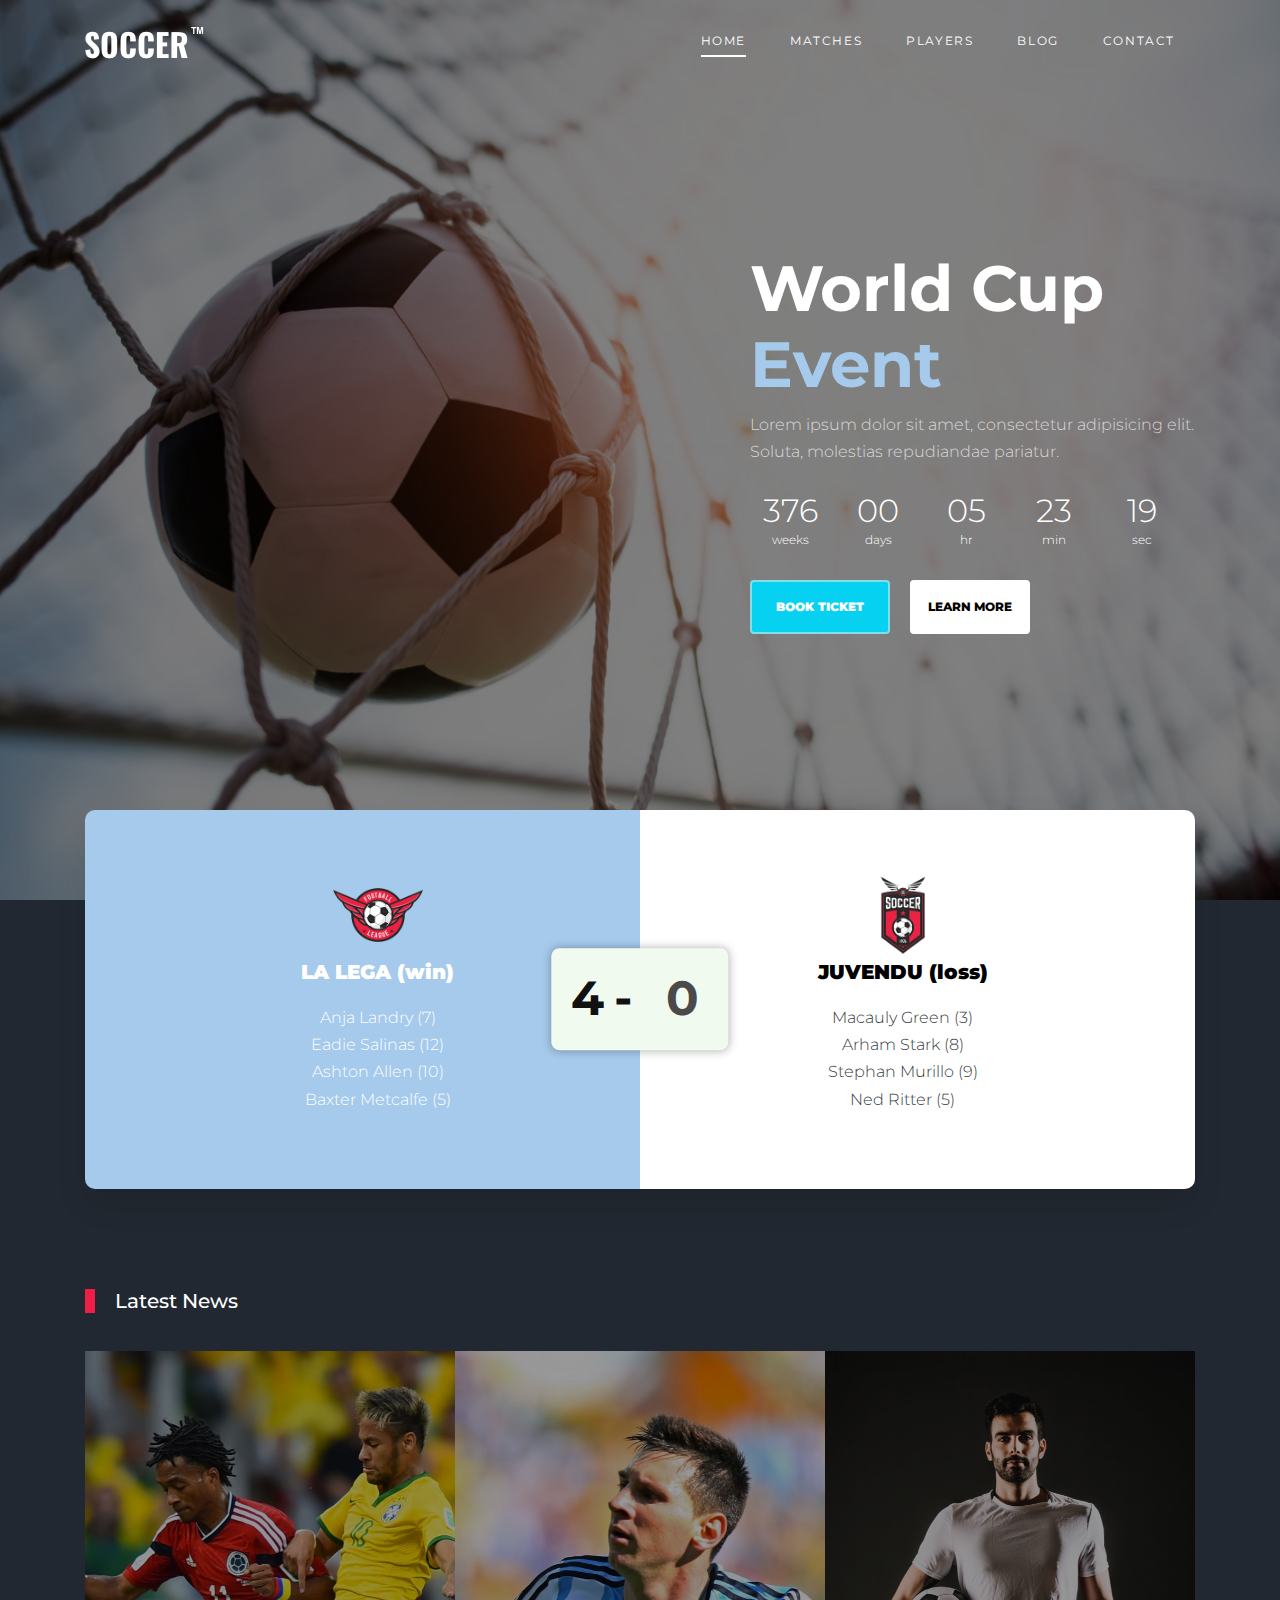
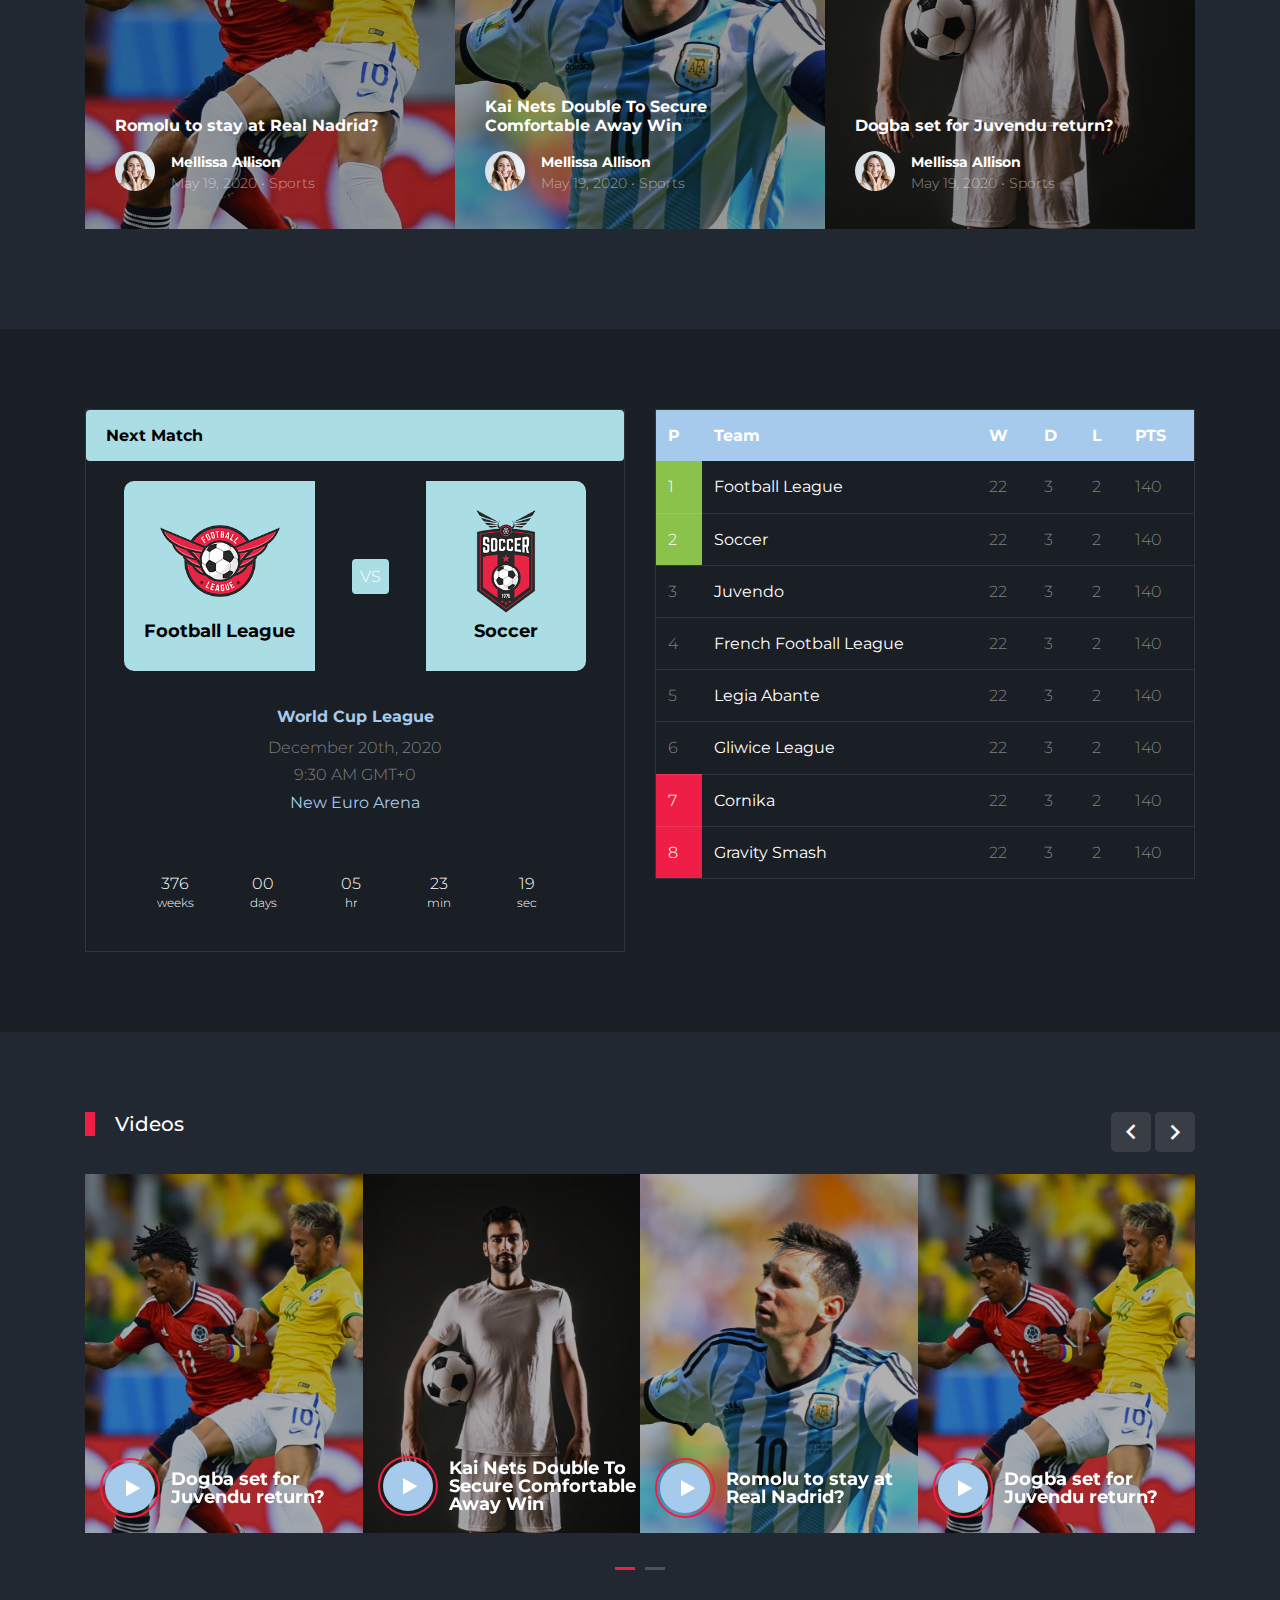
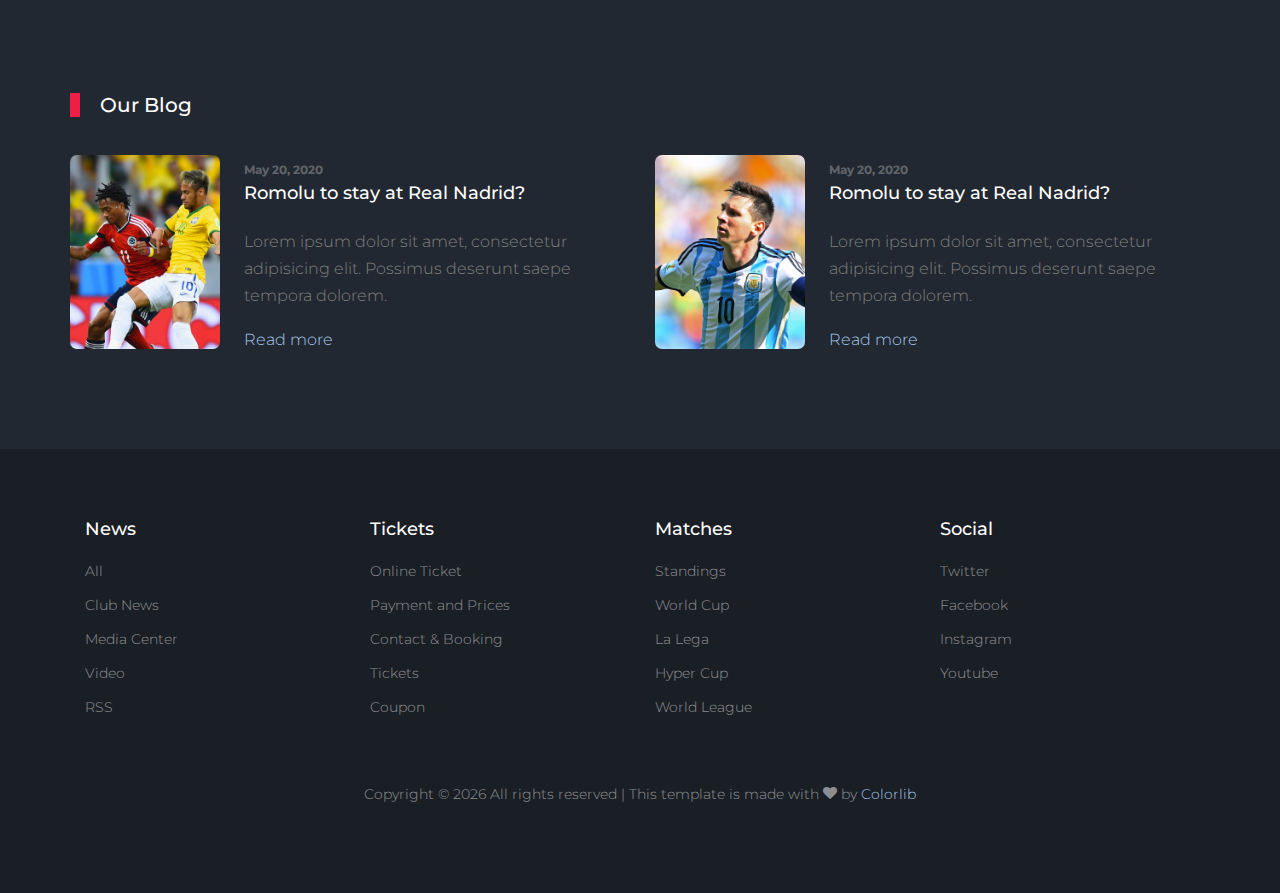
<file: index.html>
<!DOCTYPE html>
<html lang="en">

<head>
  <title>Soccer &mdash; Website by Colorlib</title>
  <meta charset="utf-8">
  <meta name="viewport" content="width=device-width, initial-scale=1, shrink-to-fit=no">


  <link href="https://fonts.googleapis.com/css2?family=Montserrat:wght@400;700&display=swap" rel="stylesheet">

  <link rel="stylesheet" href="fonts/icomoon/style.css">

  <link rel="stylesheet" href="css/bootstrap/bootstrap.css">
  <link rel="stylesheet" href="css/jquery-ui.css">
  <link rel="stylesheet" href="css/owl.carousel.min.css">
  <link rel="stylesheet" href="css/owl.theme.default.min.css">
  <link rel="stylesheet" href="css/owl.theme.default.min.css">

  <link rel="stylesheet" href="css/jquery.fancybox.min.css">

  <link rel="stylesheet" href="css/bootstrap-datepicker.css">

  <link rel="stylesheet" href="fonts/flaticon/font/flaticon.css">

  <link rel="stylesheet" href="css/aos.css">

  <link rel="stylesheet" href="css/style.css">
  <link rel="stylesheet" href="css/custom.css">



</head>

<body class="">

  <div class="site-wrap">

    <div class="site-mobile-menu site-navbar-target">
      <div class="site-mobile-menu-header">
        <div class="site-mobile-menu-close">
          <span class="icon-close2 js-menu-toggle"></span>
        </div>
      </div>
      <div class="site-mobile-menu-body"></div>
    </div>


    <header class="site-navbar py-4" role="banner">

      <div class="container">
        <div class="d-flex align-items-center">
          <div class="site-logo">
            <a href="index.html">
              <img src="images/logo.png" alt="Logo">
            </a>
          </div>
          <div class="ml-auto">
            <nav class="site-navigation position-relative text-right" role="navigation">
              <ul class="site-menu main-menu js-clone-nav mr-auto d-none d-lg-block">
                <li class="active"><a href="index.html" class="nav-link">Home</a></li>
                <li><a href="matches.html" class="nav-link">Matches</a></li>
                <li><a href="players.html" class="nav-link">Players</a></li>
                <li><a href="blog.html" class="nav-link">Blog</a></li>
                <li><a href="contact.html" class="nav-link">Contact</a></li>
              </ul>
            </nav>

            <a href="#" class="d-inline-block d-lg-none site-menu-toggle js-menu-toggle text-black float-right text-white"><span
                class="icon-menu h3 text-white"></span></a>
          </div>
        </div>
      </div>

    </header>

    <div class="hero overlay" style="background-image: url('images/bg_3.jpg');">
      <div class="container">
        <div class="row align-items-center">
          <div class="col-lg-5 ml-auto">
            <h1 class="text-white">World Cup <span class="text-info">Event</span></h1>
            <p>Lorem ipsum dolor sit amet, consectetur adipisicing elit. Soluta, molestias repudiandae pariatur.</p>
            <div id="date-countdown"></div>
            <p>
              <a href="#" class="btn btn-info py-3 px-4 mr-3">Book Ticket</a>
              <a href="#" class="more p-3 btn btn-white text-black">Learn More</a>
            </p>  
          </div>
        </div>
      </div>
    </div>

    
    
    <div class="container">
      

      <div class="row">
        <div class="col-lg-12">
          
          <div class="d-flex team-vs">
            <span class="score">4- <span style="color: rgb(75, 73, 73);">0</span></span>
            <div class="team-1 w-50 bg-tertiary">
              <div class="team-details w-100 text-center">
                <img src="images/logo_1.png" alt="Image" class="img-fluid">
                <h3>LA LEGA <span>(win)</span></h3>
                <ul class="list-unstyled">
                  <li>Anja Landry (7)</li>
                  <li>Eadie Salinas (12)</li>
                  <li>Ashton Allen (10)</li>
                  <li>Baxter Metcalfe (5)</li>
                </ul>
              </div>
            </div>
            <div class="team-2 w-50 bg-light">
              <div class="team-details w-100 text-center">
                <img src="images/logo_2.png" alt="Image" class="img-fluid">
                <h3 class="text-black">JUVENDU <span>(loss)</span></h3>
                <ul class="list-unstyled text-dark ">
                  <li>Macauly Green (3)</li>
                  <li>Arham Stark (8)</li>
                  <li>Stephan Murillo (9)</li>
                  <li>Ned Ritter (5)</li>
                </ul>
              </div>
            </div>
          </div>
        </div>
      </div>
    </div>
  

    <div class="latest-news">
      <div class="container">
        <div class="row">
          <div class="col-12 title-section">
            <h2 class="heading">Latest News</h2>
          </div>
        </div>
        <div class="row no-gutters">
          <div class="col-md-4 bg-info">
            <div class="post-entry">
              <a href="#">
                <img src="images/img_1.jpg" alt="Image" class="img-fluid">
              </a>
              <div class="caption">
                <div class="caption-inner">
                  <h3 class="mb-3">Romolu to stay at Real Nadrid?</h3>
                  <div class="author d-flex align-items-center">
                    <div class="img mb-2 mr-3">
                      <img src="images/person_1.jpg" alt="">
                    </div>
                    <div class="text">
                      <h4>Mellissa Allison</h4>
                      <span>May 19, 2020 &bullet; Sports</span>
                    </div>
                  </div>
                </div>
              </div> 
            </div>
          </div>
          <div class="col-md-4">
            <div class="post-entry">
              <a href="#">
                <img src="images/img_3.jpg" alt="Image" class="img-fluid">
              </a>
              <div class="caption">
                <div class="caption-inner">
                  <h3 class="mb-3">Kai Nets Double To Secure Comfortable Away Win</h3>
                  <div class="author d-flex align-items-center">
                    <div class="img mb-2 mr-3">
                      <img src="images/person_1.jpg" alt="">
                    </div>
                    <div class="text">
                      <h4>Mellissa Allison</h4>
                      <span>May 19, 2020 &bullet; Sports</span>
                    </div>
                  </div>
                </div>
              </div> 
            </div>
          </div>
          <div class="col-md-4">
            <div class="post-entry">
              <a href="#">
                <img src="images/img_2.jpg" alt="Image" class="img-fluid">
              </a>
              <div class="caption">
                <div class="caption-inner">
                  <h3 class="mb-3">Dogba set for Juvendu return?</h3>
                  <div class="author d-flex align-items-center">
                    <div class="img mb-2 mr-3">
                      <img src="images/person_1.jpg" alt="">
                    </div>
                    <div class="text">
                      <h4>Mellissa Allison</h4>
                      <span>May 19, 2020 &bullet; Sports</span>
                    </div>
                  </div>
                </div>
              </div> 
            </div>
          </div>
        </div>

      </div>
    </div>
    
    <div class="site-section bg-dark">
      <div class="container">
        <div class="row">
          <div class="col-lg-6">
            <div class="widget-next-match">
              <div class="widget-title bg-info rounded">
                <h3 class="text-black">Next Match</h3>
              </div>
              <div class="widget-body mb-3">
                <div class="widget-vs">
                  <div class="d-flex align-items-center justify-content-around justify-content-between w-100">
                    <div class="team-1 text-center bg-info">
                      <img src="images/logo_1.png" alt="Image">
                      <h3 class="text-black">Football League</h3>
                    </div>
                    <div>
                      <span class="p-2 ls-4 text-white rounded bg-info"><span>VS</span></span>
                    </div>
                    <div class="team-2 text-center bg-info">
                      <img src="images/logo_2.png" alt="Image">
                      <h3 class="text-black">Soccer</h3>
                    </div>
                  </div>
                </div>
              </div>

              <div class="text-center widget-vs-contents mb-4">
                <h4 class="text-info">World Cup League</h4>
                <p class="mb-5">
                  <span class="d-block">December 20th, 2020</span>
                  <span class="d-block">9:30 AM GMT+0</span>
                  <strong class="text-info">New Euro Arena</strong>
                </p>

                <div id="date-countdown2" class="pb-1"></div>
              </div>
            </div>
          </div>
          <div class="col-lg-6">
            
            <div class="widget-next-match">
              <table class="table custom-table">
                <thead>
                  <tr>
                    <th>P</th>
                    <th>Team</th>
                    <th>W</th>
                    <th>D</th>
                    <th>L</th>
                    <th>PTS</th>
                  </tr>
                </thead>
                <tbody>
                  <tr>
                    <td class="bg-success text-white">1</td>
                    <td><strong class="text-white">Football League</strong></td>
                    <td>22</td>
                    <td>3</td>
                    <td>2</td>
                    <td>140</td>
                  </tr>
                  <tr>
                    <td class="bg-success text-white">2</td>
                    <td><strong class="text-white">Soccer</strong></td>
                    <td>22</td>
                    <td>3</td>
                    <td>2</td>
                    <td>140</td>
                  </tr>
                  <tr>
                    <td>3</td>
                    <td><strong class="text-white">Juvendo</strong></td>
                    <td>22</td>
                    <td>3</td>
                    <td>2</td>
                    <td>140</td>
                  </tr>
                  <tr>
                    <td>4</td>
                    <td><strong class="text-white">French Football League</strong></td>
                    <td>22</td>
                    <td>3</td>
                    <td>2</td>
                    <td>140</td>
                  </tr>
                  <tr>
                    <td>5</td>
                    <td><strong class="text-white">Legia Abante</strong></td>
                    <td>22</td>
                    <td>3</td>
                    <td>2</td>
                    <td>140</td>
                  </tr>
                  <tr>
                    <td>6</td>
                    <td><strong class="text-white">Gliwice League</strong></td>
                    <td>22</td>
                    <td>3</td>
                    <td>2</td>
                    <td>140</td>
                  </tr>
                  <tr>
                    <td class="bg-primary text-white">7</td>
                    <td><strong class="text-white">Cornika</strong></td>
                    <td>22</td>
                    <td>3</td>
                    <td>2</td>
                    <td>140</td>
                  </tr>
                  <tr>
                    <td class="bg-primary text-white">8</td>
                    <td><strong class="text-white">Gravity Smash</strong></td>
                    <td>22</td>
                    <td>3</td>
                    <td>2</td>
                    <td>140</td>
                  </tr>
                </tbody>
              </table>
            </div>

          </div>
        </div>
      </div>
    </div> <!-- .site-section -->

    <div class="site-section">
      <div class="container">
        <div class="row">
          <div class="col-6 title-section">
            <h2 class="heading">Videos</h2>
          </div>
          <div class="col-6 text-right">
            <div class="custom-nav">
            <a href="#" class="js-custom-prev-v2"><span class="icon-keyboard_arrow_left"></span></a>
            <span></span>
            <a href="#" class="js-custom-next-v2"><span class="icon-keyboard_arrow_right"></span></a>
            </div>
          </div>
        </div>


        <div class="owl-4-slider owl-carousel">
          <div class="item">
            <div class="video-media">
              <img src="images/img_1.jpg" alt="Image" class="img-fluid">
              <a href="https://vimeo.com/139714818" class="d-flex play-button align-items-center" data-fancybox>
                <span class="icon mr-3">
                  <span class="icon-play"></span>
                </span>
                <div class="caption">
                  <h3 class="m-0">Dogba set for Juvendu return?</h3>
                </div>
              </a>
            </div>
          </div>
          <div class="item">
            <div class="video-media">
              <img src="images/img_2.jpg" alt="Image" class="img-fluid">
              <a href="https://vimeo.com/139714818" class="d-flex play-button align-items-center" data-fancybox>
                <span class="icon mr-3">
                  <span class="icon-play"></span>
                </span>
                <div class="caption">
                  <h3 class="m-0">Kai Nets Double To Secure Comfortable Away Win</h3>
                </div>
              </a>
            </div>
          </div>
          <div class="item">
            <div class="video-media">
              <img src="images/img_3.jpg" alt="Image" class="img-fluid">
              <a href="https://vimeo.com/139714818" class="d-flex play-button align-items-center" data-fancybox>
                <span class="icon mr-3">
                  <span class="icon-play"></span>
                </span>
                <div class="caption">
                  <h3 class="m-0">Romolu to stay at Real Nadrid?</h3>
                </div>
              </a>
            </div>
          </div>

          <div class="item">
            <div class="video-media">
              <img src="images/img_1.jpg" alt="Image" class="img-fluid">
              <a href="https://vimeo.com/139714818" class="d-flex play-button align-items-center" data-fancybox>
                <span class="icon mr-3">
                  <span class="icon-play"></span>
                </span>
                <div class="caption">
                  <h3 class="m-0">Dogba set for Juvendu return?</h3>
                </div>
              </a>
            </div>
          </div>
          <div class="item">
            <div class="video-media">
              <img src="images/img_2.jpg" alt="Image" class="img-fluid">
              <a href="https://vimeo.com/139714818" class="d-flex play-button align-items-center" data-fancybox>
                <span class="icon mr-3">
                  <span class="icon-play"></span>
                </span>
                <div class="caption">
                  <h3 class="m-0">Kai Nets Double To Secure Comfortable Away Win</h3>
                </div>
              </a>
            </div>
          </div>
          <div class="item">
            <div class="video-media">
              <img src="images/img_3.jpg" alt="Image" class="img-fluid">
              <a href="https://vimeo.com/139714818" class="d-flex play-button align-items-center" data-fancybox>
                <span class="icon mr-3">
                  <span class="icon-play"></span>
                </span>
                <div class="caption">
                  <h3 class="m-0">Romolu to stay at Real Nadrid?</h3>
                </div>
              </a>
            </div>
          </div>

        </div>

      </div>
    </div>

    <div class="container site-section">
      <div class="row">
        <div class="col-6 title-section">
          <h2 class="heading">Our Blog</h2>
        </div>
      </div>
      <div class="row">
        <div class="col-lg-6">
          <div class="custom-media d-flex">
            <div class="img mr-4">
              <img src="images/img_1.jpg" alt="Image" class="img-fluid">
            </div>
            <div class="text">
              <span class="meta">May 20, 2020</span>
              <h3 class="mb-4"><a href="#">Romolu to stay at Real Nadrid?</a></h3>
              <p>Lorem ipsum dolor sit amet, consectetur adipisicing elit. Possimus deserunt saepe tempora dolorem.</p>
              <p><a href="#" class="text-info">Read more</a></p>
            </div>
          </div>
        </div>
        <div class="col-lg-6">
          <div class="custom-media d-flex">
            <div class="img mr-4">
              <img src="images/img_3.jpg" alt="Image" class="img-fluid">
            </div>
            <div class="text">
              <span class="meta">May 20, 2020</span>
              <h3 class="mb-4"><a href="#">Romolu to stay at Real Nadrid?</a></h3>
              <p>Lorem ipsum dolor sit amet, consectetur adipisicing elit. Possimus deserunt saepe tempora dolorem.</p>
              <p><a href="#" class="text-info">Read more</a></p>
            </div>
          </div>
        </div>
      </div>
    </div>



    <footer class="footer-section">
      <div class="container">
        <div class="row">
          <div class="col-lg-3">
            <div class="widget mb-3">
              <h3>News</h3>
              <ul class="list-unstyled links">
                <li><a href="#">All</a></li>
                <li><a href="#">Club News</a></li>
                <li><a href="#">Media Center</a></li>
                <li><a href="#">Video</a></li>
                <li><a href="#">RSS</a></li>
              </ul>
            </div>
          </div>
          <div class="col-lg-3">
            <div class="widget mb-3">
              <h3>Tickets</h3>
              <ul class="list-unstyled links">
                <li><a href="#">Online Ticket</a></li>
                <li><a href="#">Payment and Prices</a></li>
                <li><a href="#">Contact &amp; Booking</a></li>
                <li><a href="#">Tickets</a></li>
                <li><a href="#">Coupon</a></li>
              </ul>
            </div>
          </div>
          <div class="col-lg-3">
            <div class="widget mb-3">
              <h3>Matches</h3>
              <ul class="list-unstyled links">
                <li><a href="#">Standings</a></li>
                <li><a href="#">World Cup</a></li>
                <li><a href="#">La Lega</a></li>
                <li><a href="#">Hyper Cup</a></li>
                <li><a href="#">World League</a></li>
              </ul>
            </div>
          </div>

          <div class="col-lg-3">
            <div class="widget mb-3">
              <h3>Social</h3>
              <ul class="list-unstyled links">
                <li><a href="#">Twitter</a></li>
                <li><a href="#">Facebook</a></li>
                <li><a href="#">Instagram</a></li>
                <li><a href="#">Youtube</a></li>
              </ul>
            </div>
          </div>

        </div>

        <div class="row text-center">
          <div class="col-md-12">
            <div class=" pt-5">
              <p>
                <!-- Link back to Colorlib can't be removed. Template is licensed under CC BY 3.0. -->
                Copyright &copy;
                <script>
                  document.write(new Date().getFullYear());
                </script> All rights reserved | This template is made with <i class="icon-heart"
                  aria-hidden="true"></i> by <a href="https://colorlib.com" target="_blank" class="text-info">Colorlib</a>
                <!-- Link back to Colorlib can't be removed. Template is licensed under CC BY 3.0. -->
              </p>
            </div>
          </div>

        </div>
      </div>
    </footer>



  </div>
  <!-- .site-wrap -->

  <script src="js/jquery-3.3.1.min.js"></script>
  <script src="js/jquery-migrate-3.0.1.min.js"></script>
  <script src="js/jquery-ui.js"></script>
  <script src="js/popper.min.js"></script>
  <script src="js/bootstrap.min.js"></script>
  <script src="js/owl.carousel.min.js"></script>
  <script src="js/jquery.stellar.min.js"></script>
  <script src="js/jquery.countdown.min.js"></script>
  <script src="js/bootstrap-datepicker.min.js"></script>
  <script src="js/jquery.easing.1.3.js"></script>
  <script src="js/aos.js"></script>
  <script src="js/jquery.fancybox.min.js"></script>
  <script src="js/jquery.sticky.js"></script>
  <script src="js/jquery.mb.YTPlayer.min.js"></script>


  <script src="js/main.js"></script>

</body>

</html>
</file>
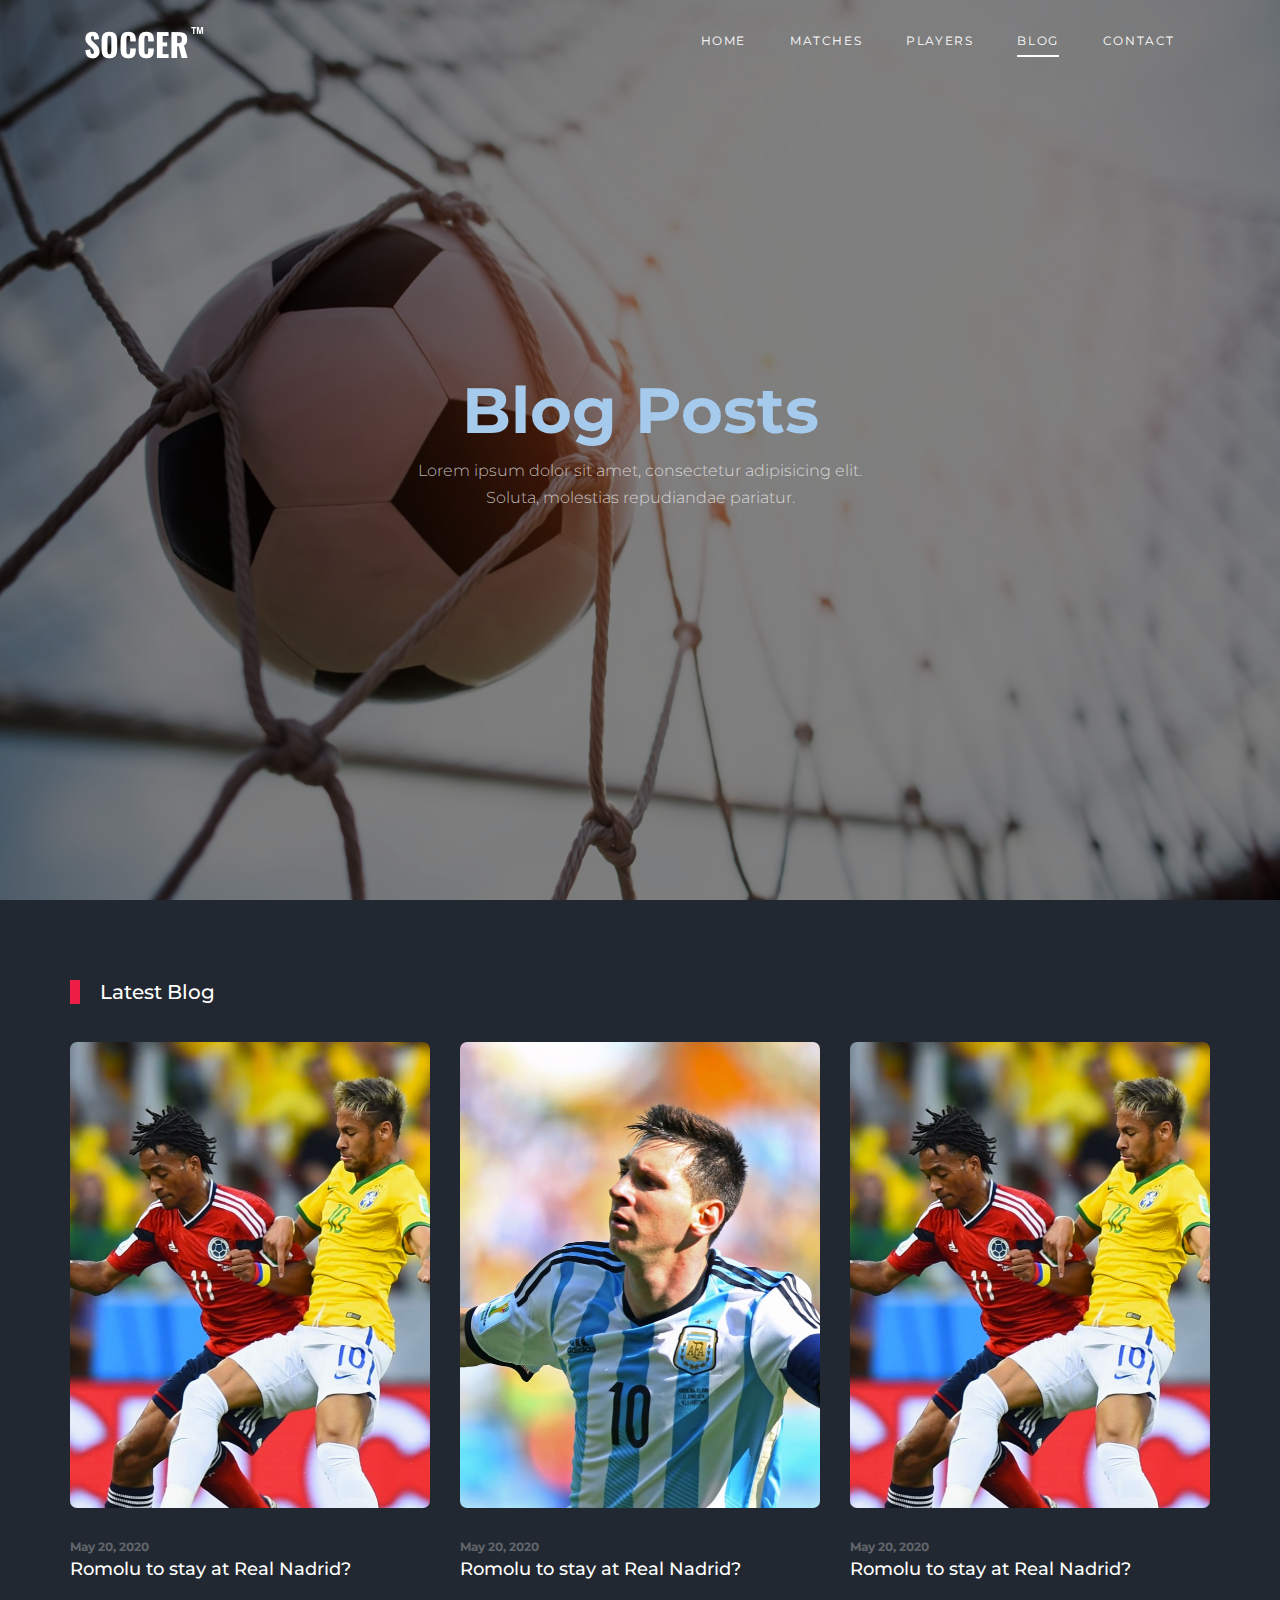
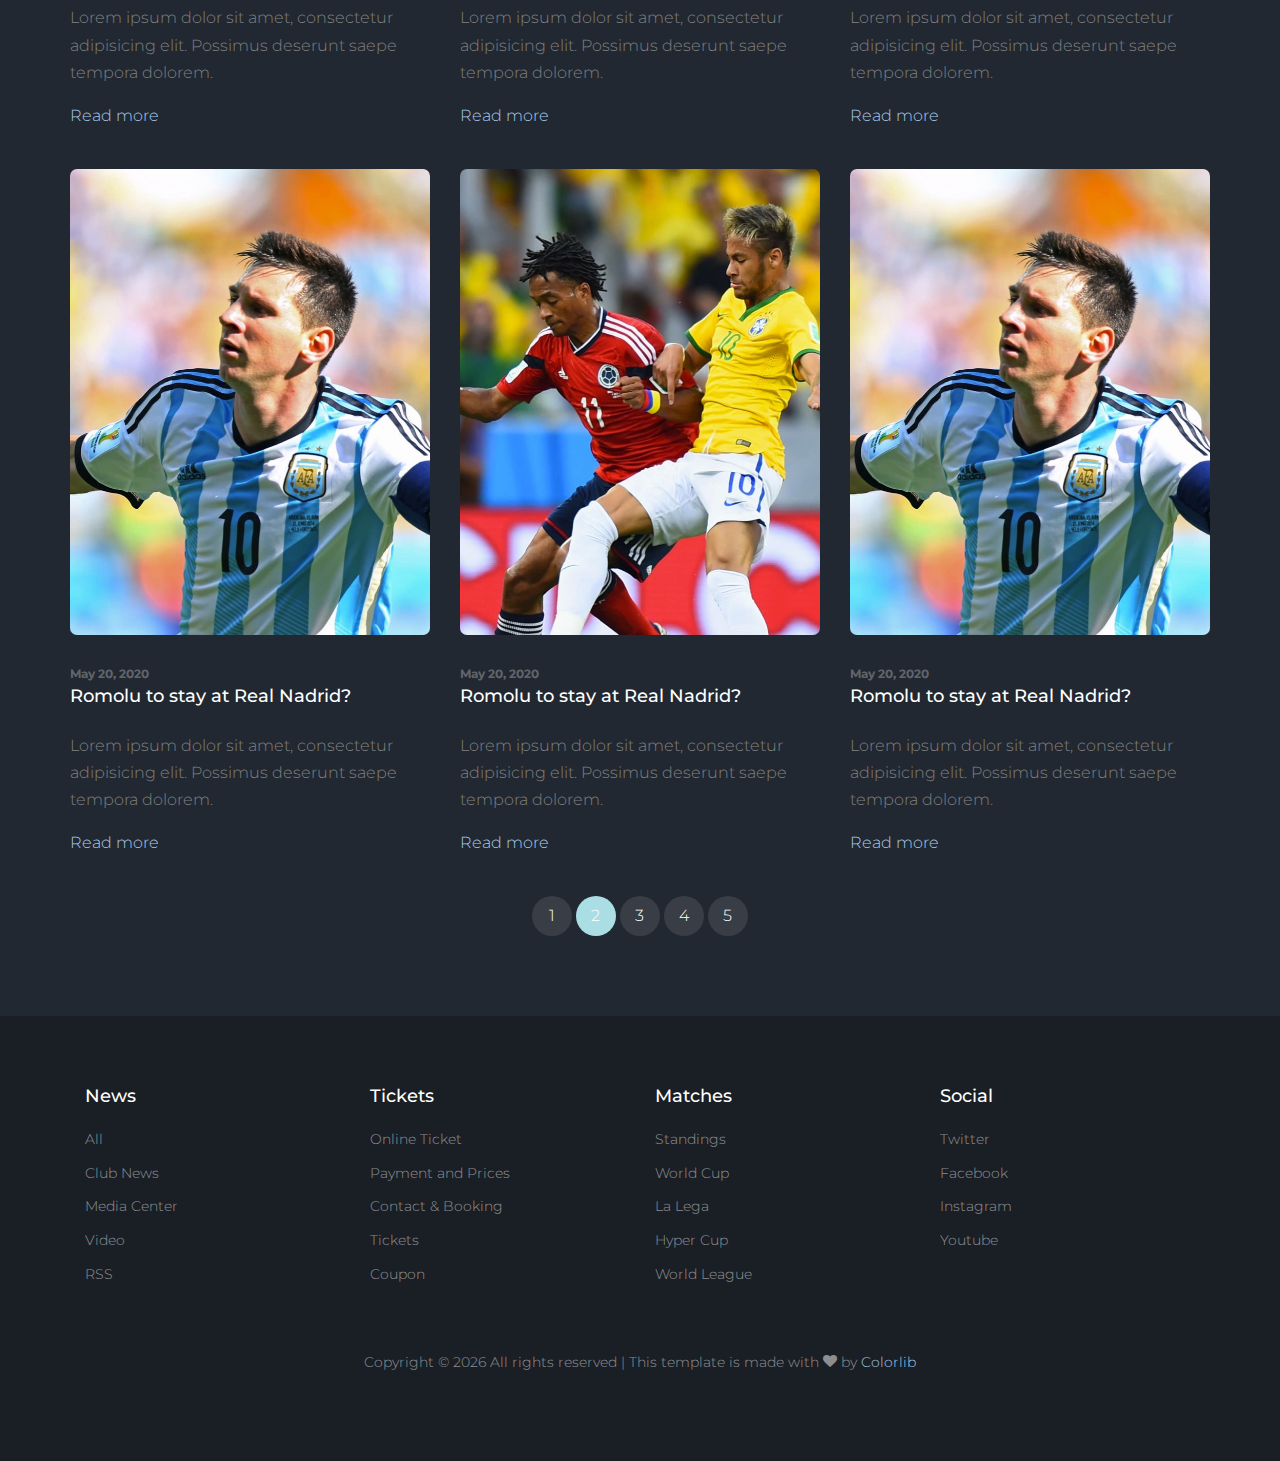
<file: blog.html>
<!DOCTYPE html>
<html lang="en">

<head>
  <title>Soccer &mdash; Website by Colorlib</title>
  <meta charset="utf-8">
  <meta name="viewport" content="width=device-width, initial-scale=1, shrink-to-fit=no">


  <link href="https://fonts.googleapis.com/css2?family=Montserrat:wght@400;700&display=swap" rel="stylesheet">

  <link rel="stylesheet" href="fonts/icomoon/style.css">

  <link rel="stylesheet" href="css/bootstrap/bootstrap.css">
  <link rel="stylesheet" href="css/jquery-ui.css">
  <link rel="stylesheet" href="css/owl.carousel.min.css">
  <link rel="stylesheet" href="css/owl.theme.default.min.css">
  <link rel="stylesheet" href="css/owl.theme.default.min.css">

  <link rel="stylesheet" href="css/jquery.fancybox.min.css">

  <link rel="stylesheet" href="css/bootstrap-datepicker.css">

  <link rel="stylesheet" href="fonts/flaticon/font/flaticon.css">

  <link rel="stylesheet" href="css/aos.css">

  <link rel="stylesheet" href="css/style.css">



</head>

<body>

  <div class="site-wrap">

    <div class="site-mobile-menu site-navbar-target">
      <div class="site-mobile-menu-header">
        <div class="site-mobile-menu-close">
          <span class="icon-close2 js-menu-toggle"></span>
        </div>
      </div>
      <div class="site-mobile-menu-body"></div>
    </div>


    <header class="site-navbar py-4" role="banner">

      <div class="container">
        <div class="d-flex align-items-center">
          <div class="site-logo">
            <a href="index.html">
              <img src="images/logo.png" alt="Logo">
            </a>
          </div>
          <div class="ml-auto">
            <nav class="site-navigation position-relative text-right" role="navigation">
              <ul class="site-menu main-menu js-clone-nav mr-auto d-none d-lg-block">
                <li><a href="index.html" class="nav-link">Home</a></li>
                <li><a href="matches.html" class="nav-link">Matches</a></li>
                <li><a href="players.html" class="nav-link">Players</a></li>
                <li class="active"><a href="blog.html" class="nav-link">Blog</a></li>
                <li><a href="contact.html" class="nav-link">Contact</a></li>
              </ul>
            </nav>

            <a href="#" class="d-inline-block d-lg-none site-menu-toggle js-menu-toggle text-black float-right text-white"><span
                class="icon-menu h3 text-white"></span></a>
          </div>
        </div>
      </div>

    </header>

    <div class="hero overlay" style="background-image: url('images/bg_3.jpg');">
      <div class="container">
        <div class="row align-items-center">
          <div class="col-lg-5 mx-auto text-center">
            <h1 class="text-info">Blog Posts</h1>
            <p>Lorem ipsum dolor sit amet, consectetur adipisicing elit. Soluta, molestias repudiandae pariatur.</p>
          </div>
        </div>
      </div>
    </div>

    
    
    <div class="container site-section">
      <div class="row">
        <div class="col-6 title-section">
          <h2 class="heading">Latest Blog</h2>
        </div>
      </div>
      <div class="row">
        <div class="col-lg-4 mb-4">
          <div class="custom-media d-block">
            <div class="img mb-4">
              <a href="single.html"><img src="images/img_1.jpg" alt="Image" class="img-fluid"></a>
            </div>
            <div class="text">
              <span class="meta">May 20, 2020</span>
              <h3 class="mb-4"><a href="#">Romolu to stay at Real Nadrid?</a></h3>
              <p>Lorem ipsum dolor sit amet, consectetur adipisicing elit. Possimus deserunt saepe tempora dolorem.</p>
              <p><a href="#" class="text-info">Read more</a></p>
            </div>
          </div>
        </div>
        <div class="col-lg-4 mb-4">
          <div class="custom-media d-block">
            <div class="img mb-4">
              <a href="single.html"><img src="images/img_3.jpg" alt="Image" class="img-fluid"></a>
            </div>
            <div class="text">
              <span class="meta">May 20, 2020</span>
              <h3 class="mb-4"><a href="#">Romolu to stay at Real Nadrid?</a></h3>
              <p>Lorem ipsum dolor sit amet, consectetur adipisicing elit. Possimus deserunt saepe tempora dolorem.</p>
              <p><a href="#" class="text-info">Read more</a></p>
            </div>
          </div>
        </div>

        <div class="col-lg-4 mb-4">
          <div class="custom-media d-block">
            <div class="img mb-4">
              <a href="single.html"><img src="images/img_1.jpg" alt="Image" class="img-fluid"></a>
            </div>
            <div class="text">
              <span class="meta">May 20, 2020</span>
              <h3 class="mb-4"><a href="#">Romolu to stay at Real Nadrid?</a></h3>
              <p>Lorem ipsum dolor sit amet, consectetur adipisicing elit. Possimus deserunt saepe tempora dolorem.</p>
              <p><a href="#" class="text-info">Read more</a></p>
            </div>
          </div>
        </div>
        <div class="col-lg-4 mb-4">
          <div class="custom-media d-block">
            <div class="img mb-4">
              <a href="single.html"><img src="images/img_3.jpg" alt="Image" class="img-fluid"></a>
            </div>
            <div class="text">
              <span class="meta">May 20, 2020</span>
              <h3 class="mb-4"><a href="#">Romolu to stay at Real Nadrid?</a></h3>
              <p>Lorem ipsum dolor sit amet, consectetur adipisicing elit. Possimus deserunt saepe tempora dolorem.</p>
              <p><a href="#" class="text-info">Read more</a></p>
            </div>
          </div>
        </div>
        
        <div class="col-lg-4 mb-4">
          <div class="custom-media d-block">
            <div class="img mb-4">
              <a href="single.html"><img src="images/img_1.jpg" alt="Image" class="img-fluid"></a>
            </div>
            <div class="text">
              <span class="meta">May 20, 2020</span>
              <h3 class="mb-4"><a href="#">Romolu to stay at Real Nadrid?</a></h3>
              <p>Lorem ipsum dolor sit amet, consectetur adipisicing elit. Possimus deserunt saepe tempora dolorem.</p>
              <p><a href="#"class="text-info">Read more</a></p>
            </div>
          </div>
        </div>
        <div class="col-lg-4 mb-4">
          <div class="custom-media d-block">
            <div class="img mb-4">
              <a href="single.html"><img src="images/img_3.jpg" alt="Image" class="img-fluid"></a>
            </div>
            <div class="text">
              <span class="meta">May 20, 2020</span>
              <h3 class="mb-4"><a href="#">Romolu to stay at Real Nadrid?</a></h3>
              <p>Lorem ipsum dolor sit amet, consectetur adipisicing elit. Possimus deserunt saepe tempora dolorem.</p>
              <p><a href="#" class="text-info">Read more</a></p>
            </div>
          </div>
        </div>
      </div>

      <div class="row justify-content-center">
        <div class="col-lg-7 text-center">
          <div class="custom-pagination">
            <a href="#">1</a>
            <span class="bg-info text-white">2</span>
            <a href="#">3</a>
            <a href="#">4</a>
            <a href="#">5</a>
          </div>
        </div>
      </div>
    </div>


    
    



    <footer class="footer-section">
      <div class="container">
        <div class="row">
          <div class="col-lg-3">
            <div class="widget mb-3">
              <h3>News</h3>
              <ul class="list-unstyled links">
                <li><a href="#">All</a></li>
                <li><a href="#">Club News</a></li>
                <li><a href="#">Media Center</a></li>
                <li><a href="#">Video</a></li>
                <li><a href="#">RSS</a></li>
              </ul>
            </div>
          </div>
          <div class="col-lg-3">
            <div class="widget mb-3">
              <h3>Tickets</h3>
              <ul class="list-unstyled links">
                <li><a href="#">Online Ticket</a></li>
                <li><a href="#">Payment and Prices</a></li>
                <li><a href="#">Contact &amp; Booking</a></li>
                <li><a href="#">Tickets</a></li>
                <li><a href="#">Coupon</a></li>
              </ul>
            </div>
          </div>
          <div class="col-lg-3">
            <div class="widget mb-3">
              <h3>Matches</h3>
              <ul class="list-unstyled links">
                <li><a href="#">Standings</a></li>
                <li><a href="#">World Cup</a></li>
                <li><a href="#">La Lega</a></li>
                <li><a href="#">Hyper Cup</a></li>
                <li><a href="#">World League</a></li>
              </ul>
            </div>
          </div>

          <div class="col-lg-3">
            <div class="widget mb-3">
              <h3>Social</h3>
              <ul class="list-unstyled links">
                <li><a href="#">Twitter</a></li>
                <li><a href="#">Facebook</a></li>
                <li><a href="#">Instagram</a></li>
                <li><a href="#">Youtube</a></li>
              </ul>
            </div>
          </div>

        </div>

        <div class="row text-center">
          <div class="col-md-12">
            <div class=" pt-5">
              <p>
                <!-- Link back to Colorlib can't be removed. Template is licensed under CC BY 3.0. -->
                Copyright &copy;
                <script>
                  document.write(new Date().getFullYear());
                </script> All rights reserved | This template is made with <i class="icon-heart"
                  aria-hidden="true"></i> by <a href="https://colorlib.com" target="_blank" class="text-info">Colorlib</a>
                <!-- Link back to Colorlib can't be removed. Template is licensed under CC BY 3.0. -->
              </p>
            </div>
          </div>

        </div>
      </div>
    </footer>



  </div>
  <!-- .site-wrap -->

  <script src="js/jquery-3.3.1.min.js"></script>
  <script src="js/jquery-migrate-3.0.1.min.js"></script>
  <script src="js/jquery-ui.js"></script>
  <script src="js/popper.min.js"></script>
  <script src="js/bootstrap.min.js"></script>
  <script src="js/owl.carousel.min.js"></script>
  <script src="js/jquery.stellar.min.js"></script>
  <script src="js/jquery.countdown.min.js"></script>
  <script src="js/bootstrap-datepicker.min.js"></script>
  <script src="js/jquery.easing.1.3.js"></script>
  <script src="js/aos.js"></script>
  <script src="js/jquery.fancybox.min.js"></script>
  <script src="js/jquery.sticky.js"></script>
  <script src="js/jquery.mb.YTPlayer.min.js"></script>


  <script src="js/main.js"></script>

</body>

</html>
</file>
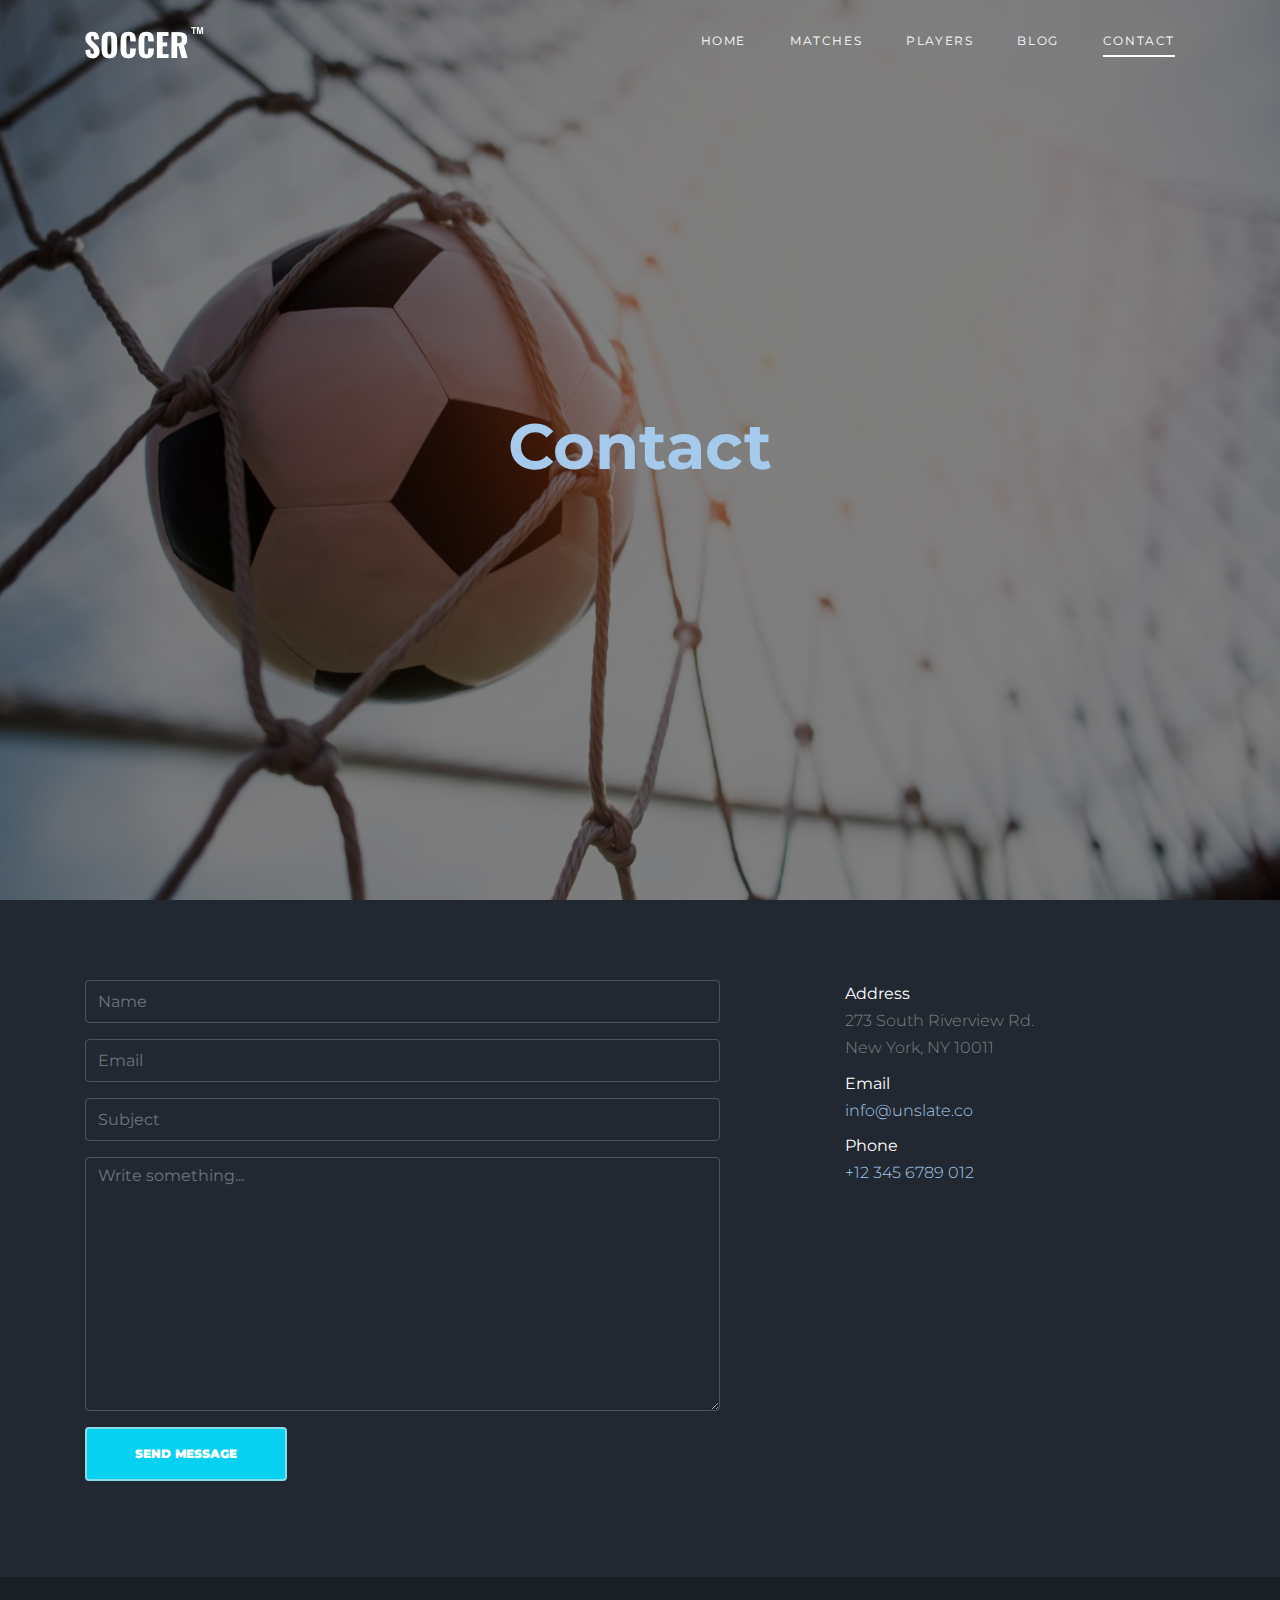
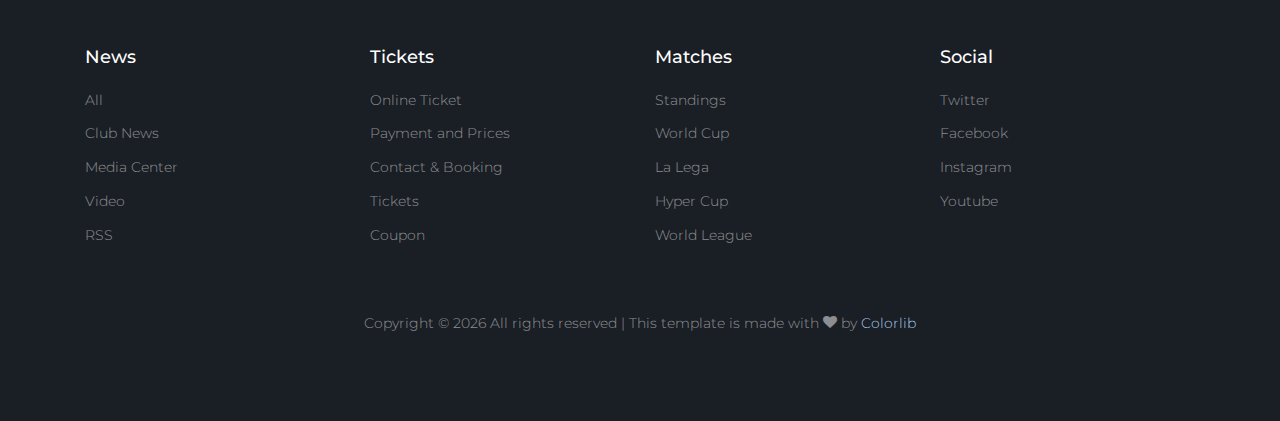
<file: contact.html>
<!DOCTYPE html>
<html lang="en">

<head>
  <title>Soccer &mdash; Website by Colorlib</title>
  <meta charset="utf-8">
  <meta name="viewport" content="width=device-width, initial-scale=1, shrink-to-fit=no">


  <link href="https://fonts.googleapis.com/css2?family=Montserrat:wght@400;700&display=swap" rel="stylesheet">

  <link rel="stylesheet" href="fonts/icomoon/style.css">

  <link rel="stylesheet" href="css/bootstrap/bootstrap.css">
  <link rel="stylesheet" href="css/jquery-ui.css">
  <link rel="stylesheet" href="css/owl.carousel.min.css">
  <link rel="stylesheet" href="css/owl.theme.default.min.css">
  <link rel="stylesheet" href="css/owl.theme.default.min.css">

  <link rel="stylesheet" href="css/jquery.fancybox.min.css">

  <link rel="stylesheet" href="css/bootstrap-datepicker.css">

  <link rel="stylesheet" href="fonts/flaticon/font/flaticon.css">

  <link rel="stylesheet" href="css/aos.css">

  <link rel="stylesheet" href="css/style.css">



</head>

<body>

  <div class="site-wrap">

    <div class="site-mobile-menu site-navbar-target">
      <div class="site-mobile-menu-header">
        <div class="site-mobile-menu-close">
          <span class="icon-close2 js-menu-toggle"></span>
        </div>
      </div>
      <div class="site-mobile-menu-body"></div>
    </div>


    <header class="site-navbar py-4" role="banner">

      <div class="container">
        <div class="d-flex align-items-center">
          <div class="site-logo">
            <a href="index.html">
              <img src="images/logo.png" alt="Logo">
            </a>
          </div>
          <div class="ml-auto">
            <nav class="site-navigation position-relative text-right" role="navigation">
              <ul class="site-menu main-menu js-clone-nav mr-auto d-none d-lg-block">
                <li><a href="index.html" class="nav-link">Home</a></li>
                <li><a href="matches.html" class="nav-link">Matches</a></li>
                <li><a href="players.html" class="nav-link">Players</a></li>
                <li><a href="blog.html" class="nav-link">Blog</a></li>
                <li class="active"><a href="contact.html" class="nav-link">Contact</a></li>
              </ul>
            </nav>

            <a href="#" class="d-inline-block d-lg-none site-menu-toggle js-menu-toggle text-black float-right text-white"><span
                class="icon-menu h3 text-white"></span></a>
          </div>
        </div>
      </div>

    </header>

    <div class="hero overlay" style="background-image: url('images/bg_3.jpg');">
      <div class="container">
        <div class="row align-items-center">
          <div class="col-lg-9 mx-auto text-center">
            <h1 class="text-info">Contact</h1>
          </div>
        </div>
      </div>
    </div>

    
    <div class="site-section">
      <div class="container">
        <div class="row">
          <div class="col-lg-7">
            <form action="#">
              <div class="form-group">
                <input type="text" class="form-control" placeholder="Name">
              </div>
              <div class="form-group">
                <input type="text" class="form-control" placeholder="Email">
              </div>
              <div class="form-group">
                <input type="text" class="form-control" placeholder="Subject">
              </div>
              <div class="form-group">
                <textarea name="" class="form-control" id="" cols="30" rows="10" placeholder="Write something..."></textarea>
              </div>
              <div class="form-group">
                <input type="submit" class="btn btn-info py-3 px-5" value="Send Message">
              </div>
            </form>  
          </div>
          <div class="col-lg-4 ml-auto">
            
            <ul class="list-unstyled">
              <li class="mb-2">
                <strong class="text-white d-block">Address</strong>
                273 South Riverview Rd. <br> New York, NY 10011
              </li>
              <li class="mb-2">
                <strong class="text-white d-block">Email</strong>
                <a href="#" class="text-info">info@unslate.co</a>
              </li>
              <li class="mb-2">
                <strong class="text-white d-block">
                  Phone
                </strong>
                <a href="#" class="text-info">+12 345 6789 012</a>
              </li>
            </ul>
          </div>
        </div>
      </div>
    </div>


    <footer class="footer-section">
      <div class="container">
        <div class="row">
          <div class="col-lg-3">
            <div class="widget mb-3">
              <h3>News</h3>
              <ul class="list-unstyled links">
                <li><a href="#">All</a></li>
                <li><a href="#">Club News</a></li>
                <li><a href="#">Media Center</a></li>
                <li><a href="#">Video</a></li>
                <li><a href="#">RSS</a></li>
              </ul>
            </div>
          </div>
          <div class="col-lg-3">
            <div class="widget mb-3">
              <h3>Tickets</h3>
              <ul class="list-unstyled links">
                <li><a href="#">Online Ticket</a></li>
                <li><a href="#">Payment and Prices</a></li>
                <li><a href="#">Contact &amp; Booking</a></li>
                <li><a href="#">Tickets</a></li>
                <li><a href="#">Coupon</a></li>
              </ul>
            </div>
          </div>
          <div class="col-lg-3">
            <div class="widget mb-3">
              <h3>Matches</h3>
              <ul class="list-unstyled links">
                <li><a href="#">Standings</a></li>
                <li><a href="#">World Cup</a></li>
                <li><a href="#">La Lega</a></li>
                <li><a href="#">Hyper Cup</a></li>
                <li><a href="#">World League</a></li>
              </ul>
            </div>
          </div>

          <div class="col-lg-3">
            <div class="widget mb-3">
              <h3>Social</h3>
              <ul class="list-unstyled links">
                <li><a href="#">Twitter</a></li>
                <li><a href="#">Facebook</a></li>
                <li><a href="#">Instagram</a></li>
                <li><a href="#">Youtube</a></li>
              </ul>
            </div>
          </div>

        </div>

        <div class="row text-center">
          <div class="col-md-12">
            <div class=" pt-5">
              <p>
                <!-- Link back to Colorlib can't be removed. Template is licensed under CC BY 3.0. -->
                Copyright &copy;
                <script>
                  document.write(new Date().getFullYear());
                </script> All rights reserved | This template is made with <i class="icon-heart"
                  aria-hidden="true"></i> by <a href="https://colorlib.com" target="_blank" class="text-info">Colorlib</a>
                <!-- Link back to Colorlib can't be removed. Template is licensed under CC BY 3.0. -->
              </p>
            </div>
          </div>

        </div>
      </div>
    </footer>



  </div>
  <!-- .site-wrap -->

  <script src="js/jquery-3.3.1.min.js"></script>
  <script src="js/jquery-migrate-3.0.1.min.js"></script>
  <script src="js/jquery-ui.js"></script>
  <script src="js/popper.min.js"></script>
  <script src="js/bootstrap.min.js"></script>
  <script src="js/owl.carousel.min.js"></script>
  <script src="js/jquery.stellar.min.js"></script>
  <script src="js/jquery.countdown.min.js"></script>
  <script src="js/bootstrap-datepicker.min.js"></script>
  <script src="js/jquery.easing.1.3.js"></script>
  <script src="js/aos.js"></script>
  <script src="js/jquery.fancybox.min.js"></script>
  <script src="js/jquery.sticky.js"></script>
  <script src="js/jquery.mb.YTPlayer.min.js"></script>


  <script src="js/main.js"></script>

</body>

</html>
</file>
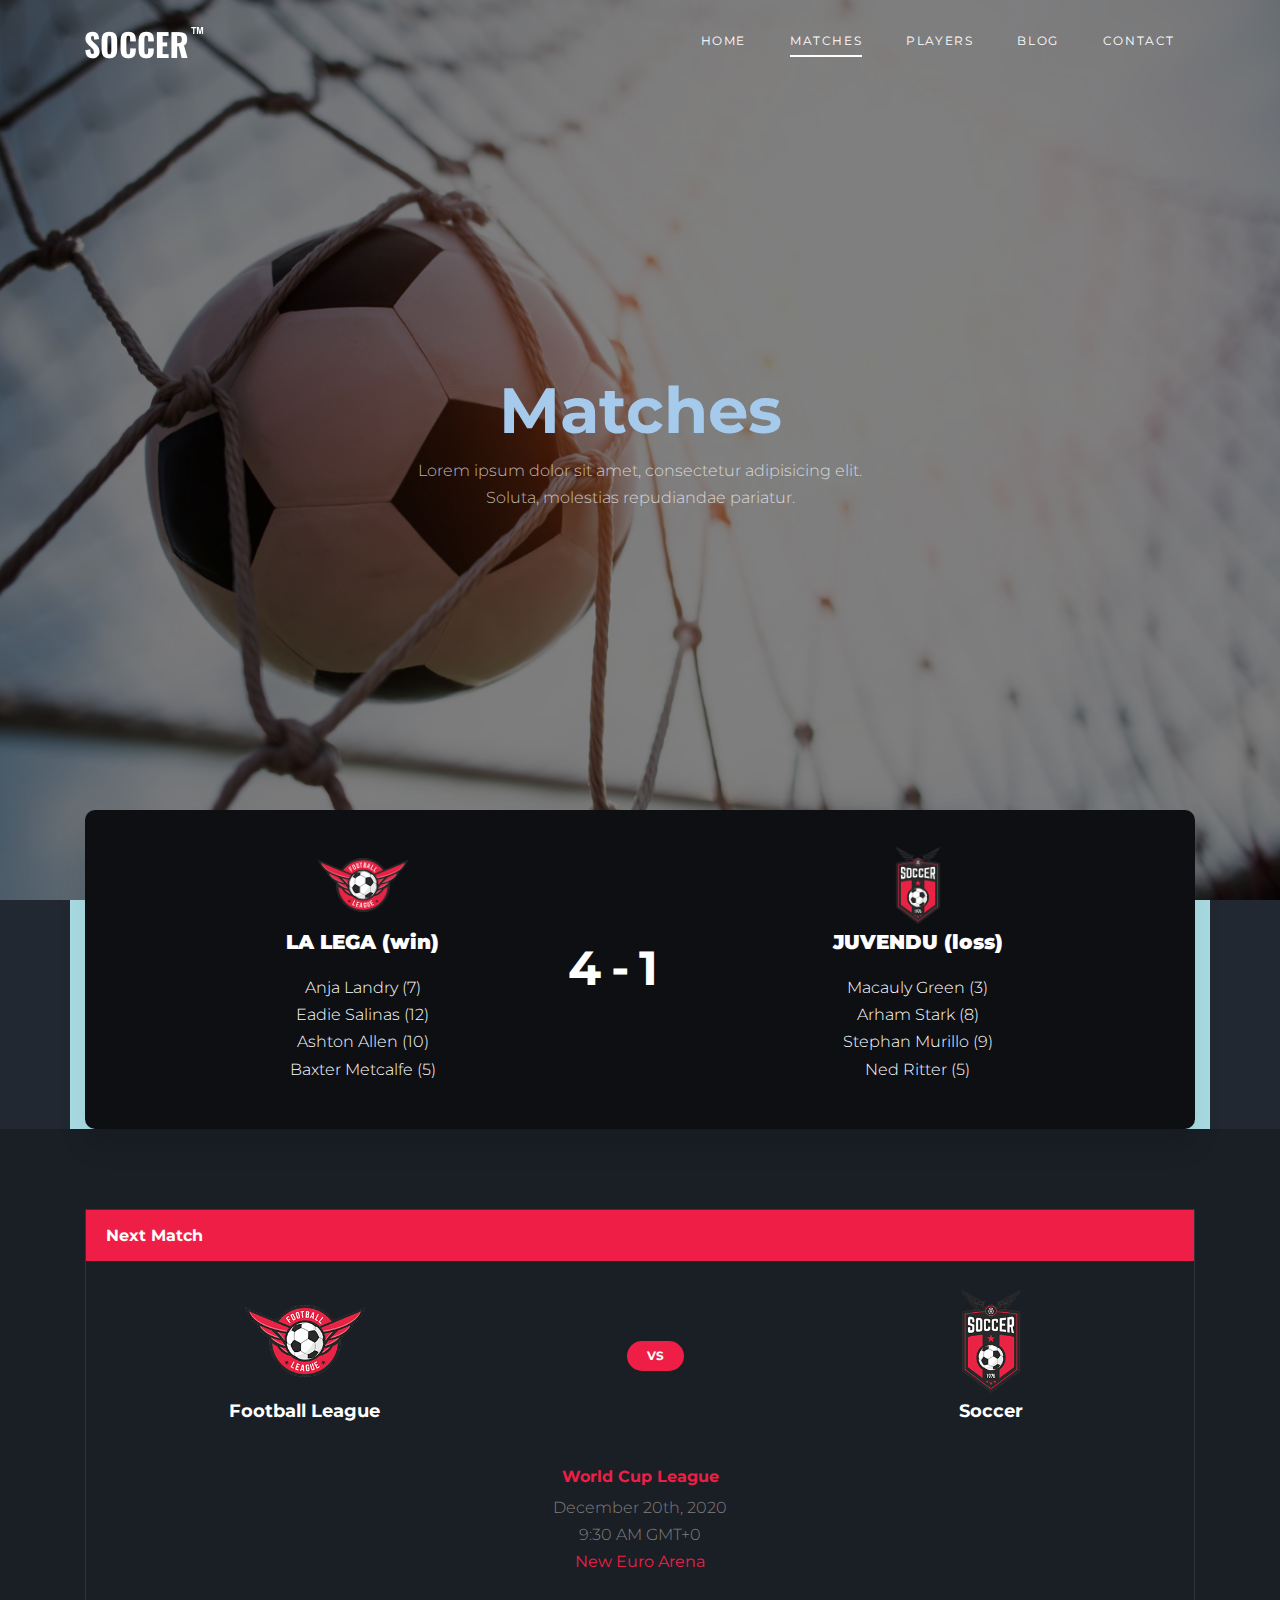
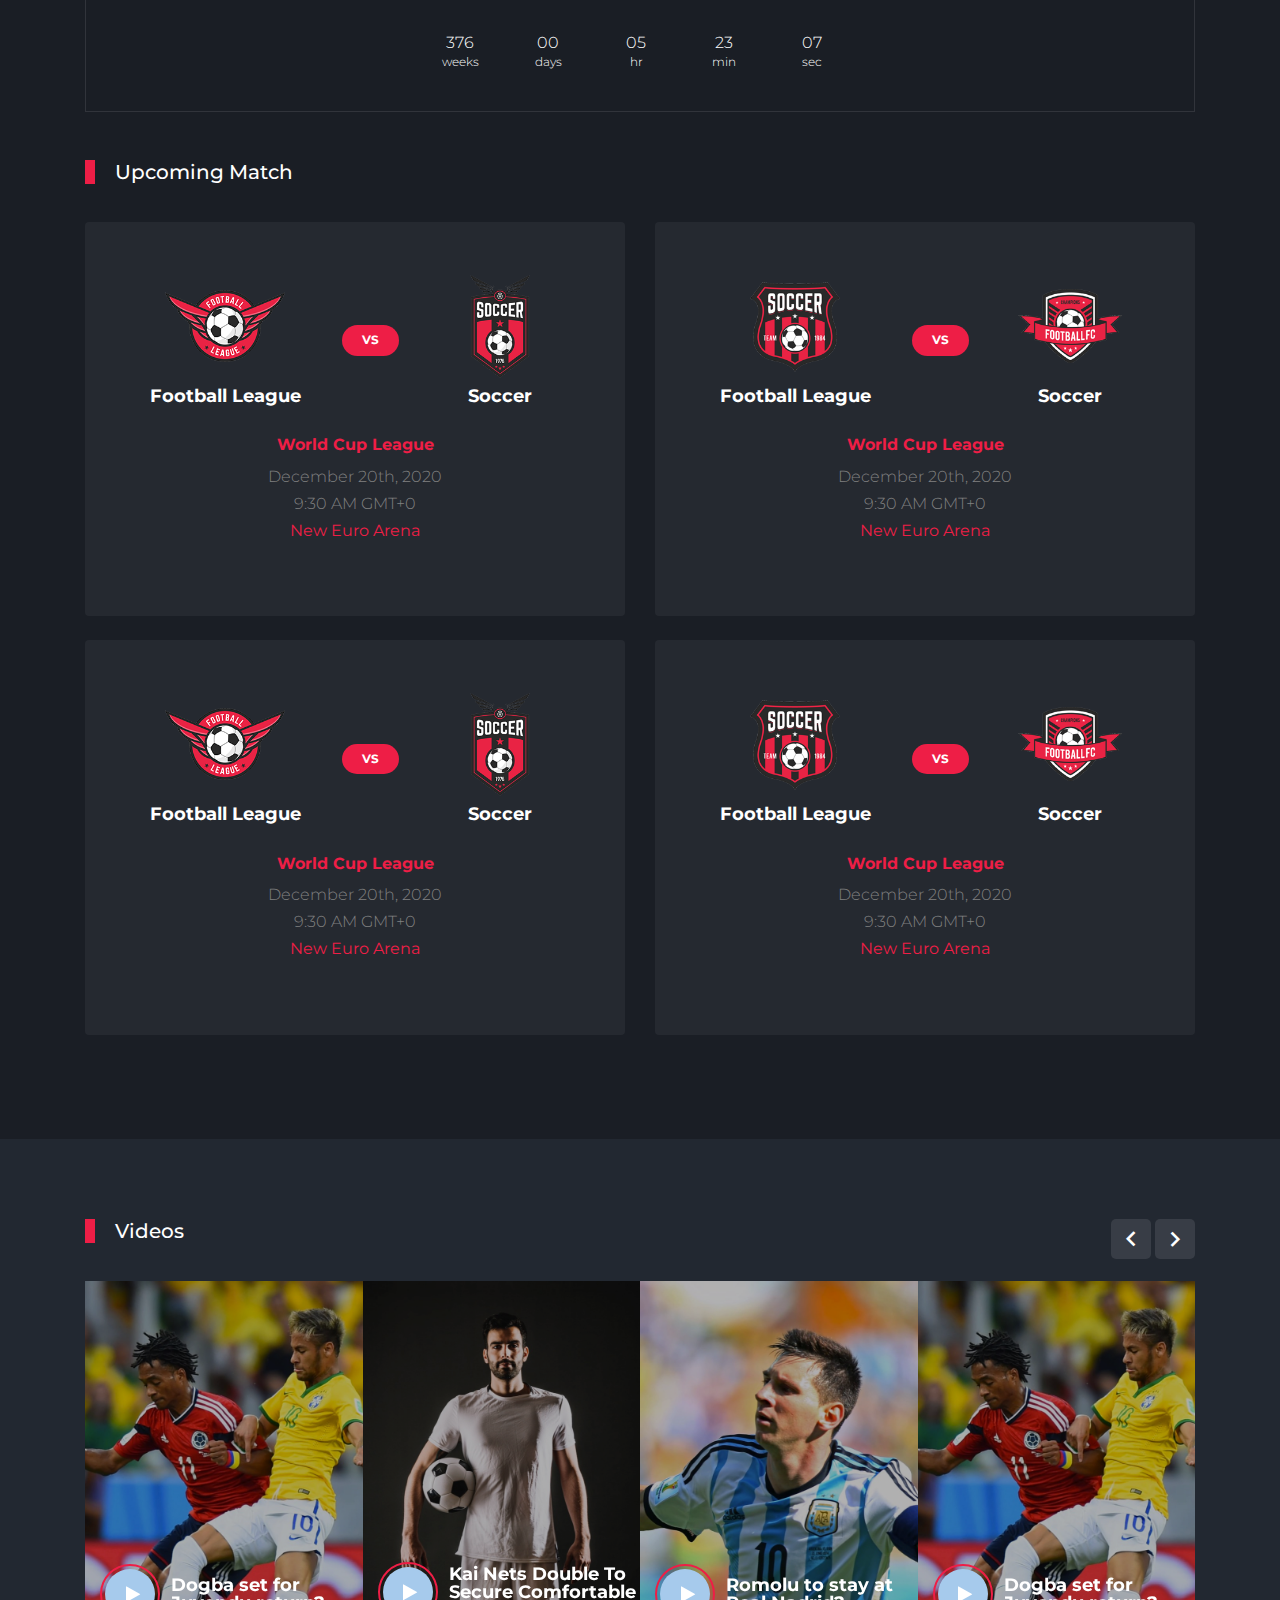
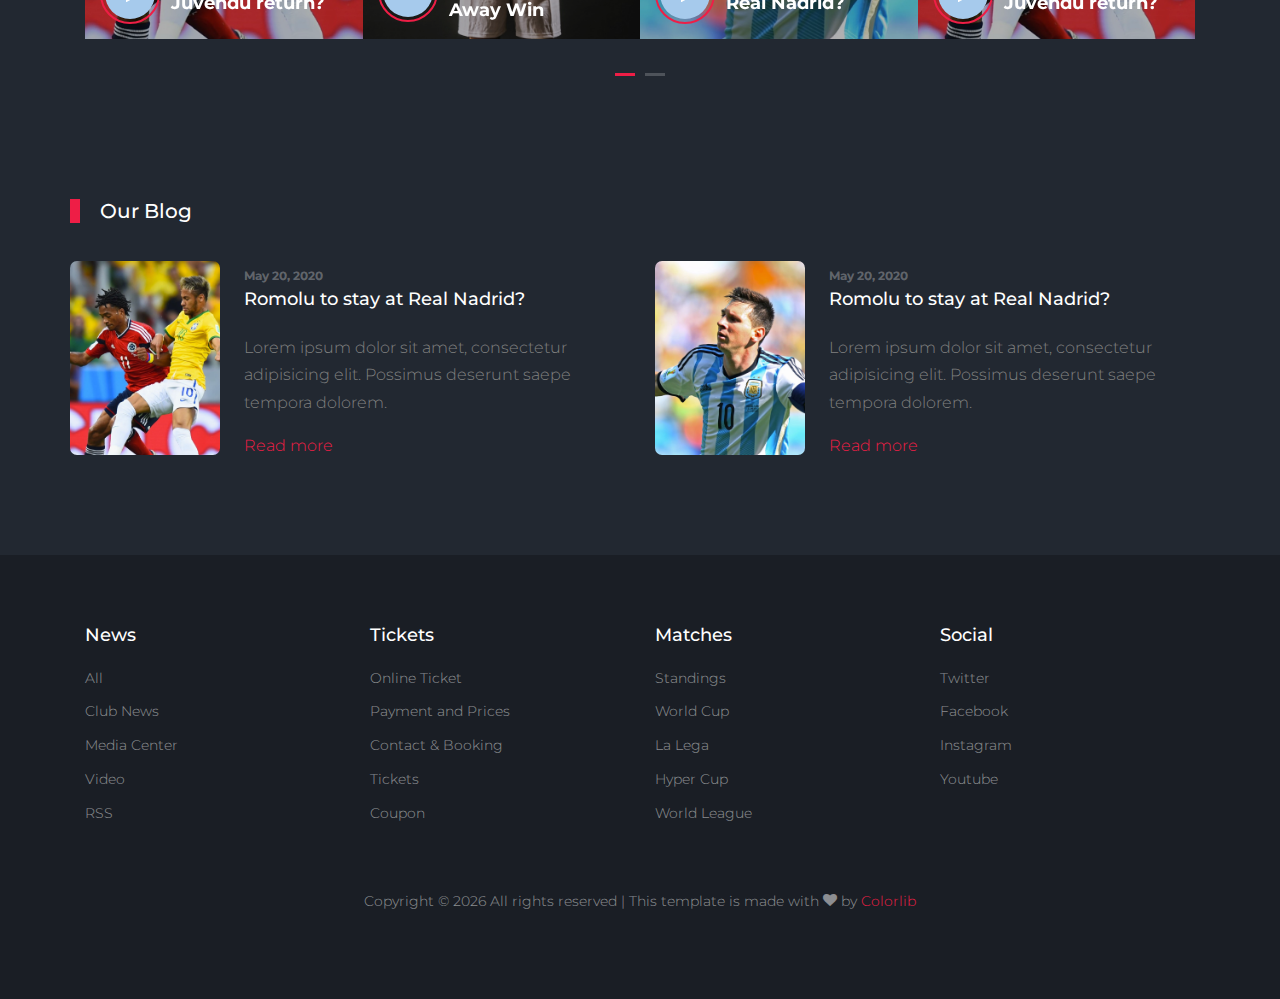
<file: matches.html>
<!DOCTYPE html>
<html lang="en">

<head>
  <title>Soccer &mdash; Website by Colorlib</title>
  <meta charset="utf-8">
  <meta name="viewport" content="width=device-width, initial-scale=1, shrink-to-fit=no">


  <link href="https://fonts.googleapis.com/css2?family=Montserrat:wght@400;700&display=swap" rel="stylesheet">

  <link rel="stylesheet" href="fonts/icomoon/style.css">

  <link rel="stylesheet" href="css/bootstrap/bootstrap.css">
  <link rel="stylesheet" href="css/jquery-ui.css">
  <link rel="stylesheet" href="css/owl.carousel.min.css">
  <link rel="stylesheet" href="css/owl.theme.default.min.css">
  <link rel="stylesheet" href="css/owl.theme.default.min.css">

  <link rel="stylesheet" href="css/jquery.fancybox.min.css">

  <link rel="stylesheet" href="css/bootstrap-datepicker.css">

  <link rel="stylesheet" href="fonts/flaticon/font/flaticon.css">

  <link rel="stylesheet" href="css/aos.css">

  <link rel="stylesheet" href="css/style.css">



</head>

<body>

  <div class="site-wrap">

    <div class="site-mobile-menu site-navbar-target">
      <div class="site-mobile-menu-header">
        <div class="site-mobile-menu-close">
          <span class="icon-close2 js-menu-toggle"></span>
        </div>
      </div>
      <div class="site-mobile-menu-body"></div>
    </div>


    <header class="site-navbar py-4" role="banner">

      <div class="container">
        <div class="d-flex align-items-center">
          <div class="site-logo">
            <a href="index.html">
              <img src="images/logo.png" alt="Logo">
            </a>
          </div>
          <div class="ml-auto">
            <nav class="site-navigation position-relative text-right" role="navigation">
              <ul class="site-menu main-menu js-clone-nav mr-auto d-none d-lg-block">
                <li><a href="index.html" class="nav-link">Home</a></li>
                <li class="active"><a href="matches.html" class="nav-link">Matches</a></li>
                <li><a href="players.html" class="nav-link">Players</a></li>
                <li><a href="blog.html" class="nav-link">Blog</a></li>
                <li><a href="contact.html" class="nav-link">Contact</a></li>
              </ul>
            </nav>

            <a href="#" class="d-inline-block d-lg-none site-menu-toggle js-menu-toggle text-black float-right text-white"><span
                class="icon-menu h3 text-white"></span></a>
          </div>
        </div>
      </div>

    </header>

    <div class="hero overlay" style="background-image: url('images/bg_3.jpg');">
      <div class="container">
        <div class="row align-items-center">
          <div class="col-lg-5 mx-auto text-center">
            <h1 class="text-info">Matches</h1>
            <p>Lorem ipsum dolor sit amet, consectetur adipisicing elit. Soluta, molestias repudiandae pariatur.</p>
          </div>
        </div>
      </div>
    </div>

    
    
    <div class="container bg-info">
      

      <div class="row">
        <div class="col-lg-12">
          
          <div class="d-flex team-vs">
            <span class="score">4-1</span>
            <div class="team-1 w-50">
              <div class="team-details w-100 text-center">
                <img src="images/logo_1.png" alt="Image" class="img-fluid">
                <h3>LA LEGA <span>(win)</span></h3>
                <ul class="list-unstyled">
                  <li>Anja Landry (7)</li>
                  <li>Eadie Salinas (12)</li>
                  <li>Ashton Allen (10)</li>
                  <li>Baxter Metcalfe (5)</li>
                </ul>
              </div>
            </div>
            <div class="team-2 w-50">
              <div class="team-details w-100 text-center">
                <img src="images/logo_2.png" alt="Image" class="img-fluid">
                <h3>JUVENDU <span>(loss)</span></h3>
                <ul class="list-unstyled">
                  <li>Macauly Green (3)</li>
                  <li>Arham Stark (8)</li>
                  <li>Stephan Murillo (9)</li>
                  <li>Ned Ritter (5)</li>
                </ul>
              </div>
            </div>
          </div>
        </div>
      </div>
    </div>
  

    
    <div class="site-section bg-dark">
      <div class="container">
        
        <div class="row mb-5">
          <div class="col-lg-12">
            <div class="widget-next-match">
              <div class="widget-title">
                <h3>Next Match</h3>
              </div>
              <div class="widget-body mb-3">
                <div class="widget-vs">
                  <div class="d-flex align-items-center justify-content-around justify-content-between w-100">
                    <div class="team-1 text-center">
                      <img src="images/logo_1.png" alt="Image">
                      <h3>Football League</h3>
                    </div>
                    <div>
                      <span class="vs"><span>VS</span></span>
                    </div>
                    <div class="team-2 text-center">
                      <img src="images/logo_2.png" alt="Image">
                      <h3>Soccer</h3>
                    </div>
                  </div>
                </div>
              </div>

              <div class="text-center widget-vs-contents mb-4">
                <h4>World Cup League</h4>
                <p class="mb-5">
                  <span class="d-block">December 20th, 2020</span>
                  <span class="d-block">9:30 AM GMT+0</span>
                  <strong class="text-primary">New Euro Arena</strong>
                </p>

                <div id="date-countdown2" class="pb-1"></div>
              </div>
            </div>
          </div>
        </div>

        <div class="row">
          <div class="col-12 title-section">
            <h2 class="heading">Upcoming Match</h2>
          </div>
          <div class="col-lg-6 mb-4">
            <div class="bg-light p-4 rounded">
              <div class="widget-body">
                  <div class="widget-vs">
                    <div class="d-flex align-items-center justify-content-around justify-content-between w-100">
                      <div class="team-1 text-center">
                        <img src="images/logo_1.png" alt="Image">
                        <h3>Football League</h3>
                      </div>
                      <div>
                        <span class="vs"><span>VS</span></span>
                      </div>
                      <div class="team-2 text-center">
                        <img src="images/logo_2.png" alt="Image">
                        <h3>Soccer</h3>
                      </div>
                    </div>
                  </div>
                </div>

                <div class="text-center widget-vs-contents mb-4">
                  <h4>World Cup League</h4>
                  <p class="mb-5">
                    <span class="d-block">December 20th, 2020</span>
                    <span class="d-block">9:30 AM GMT+0</span>
                    <strong class="text-primary">New Euro Arena</strong>
                  </p>

                </div>
              
            </div>
          </div>
          <div class="col-lg-6 mb-4">
            <div class="bg-light p-4 rounded">
              <div class="widget-body">
                  <div class="widget-vs">
                    <div class="d-flex align-items-center justify-content-around justify-content-between w-100">
                      <div class="team-1 text-center">
                        <img src="images/logo_3.png" alt="Image">
                        <h3>Football League</h3>
                      </div>
                      <div>
                        <span class="vs"><span>VS</span></span>
                      </div>
                      <div class="team-2 text-center">
                        <img src="images/logo_4.png" alt="Image">
                        <h3>Soccer</h3>
                      </div>
                    </div>
                  </div>
                </div>

                <div class="text-center widget-vs-contents mb-4">
                  <h4>World Cup League</h4>
                  <p class="mb-5">
                    <span class="d-block">December 20th, 2020</span>
                    <span class="d-block">9:30 AM GMT+0</span>
                    <strong class="text-primary">New Euro Arena</strong>
                  </p>

                </div>
              
            </div>
          </div>

          <div class="col-lg-6 mb-4">
            <div class="bg-light p-4 rounded">
              <div class="widget-body">
                  <div class="widget-vs">
                    <div class="d-flex align-items-center justify-content-around justify-content-between w-100">
                      <div class="team-1 text-center">
                        <img src="images/logo_1.png" alt="Image">
                        <h3>Football League</h3>
                      </div>
                      <div>
                        <span class="vs"><span>VS</span></span>
                      </div>
                      <div class="team-2 text-center">
                        <img src="images/logo_2.png" alt="Image">
                        <h3>Soccer</h3>
                      </div>
                    </div>
                  </div>
                </div>

                <div class="text-center widget-vs-contents mb-4">
                  <h4>World Cup League</h4>
                  <p class="mb-5">
                    <span class="d-block">December 20th, 2020</span>
                    <span class="d-block">9:30 AM GMT+0</span>
                    <strong class="text-primary">New Euro Arena</strong>
                  </p>

                </div>
              
            </div>
          </div>
          <div class="col-lg-6 mb-4">
            <div class="bg-light p-4 rounded">
              <div class="widget-body">
                  <div class="widget-vs">
                    <div class="d-flex align-items-center justify-content-around justify-content-between w-100">
                      <div class="team-1 text-center">
                        <img src="images/logo_3.png" alt="Image">
                        <h3>Football League</h3>
                      </div>
                      <div>
                        <span class="vs"><span>VS</span></span>
                      </div>
                      <div class="team-2 text-center">
                        <img src="images/logo_4.png" alt="Image">
                        <h3>Soccer</h3>
                      </div>
                    </div>
                  </div>
                </div>

                <div class="text-center widget-vs-contents mb-4">
                  <h4>World Cup League</h4>
                  <p class="mb-5">
                    <span class="d-block">December 20th, 2020</span>
                    <span class="d-block">9:30 AM GMT+0</span>
                    <strong class="text-primary">New Euro Arena</strong>
                  </p>

                </div>
              
            </div>
          </div>
          
        </div>
      </div>
    </div> <!-- .site-section -->

    <div class="site-section">
      <div class="container">
        <div class="row">
          <div class="col-6 title-section">
            <h2 class="heading">Videos</h2>
          </div>
          <div class="col-6 text-right">
            <div class="custom-nav">
            <a href="#" class="js-custom-prev-v2"><span class="icon-keyboard_arrow_left"></span></a>
            <span></span>
            <a href="#" class="js-custom-next-v2"><span class="icon-keyboard_arrow_right"></span></a>
            </div>
          </div>
        </div>


        <div class="owl-4-slider owl-carousel">
          <div class="item">
            <div class="video-media">
              <img src="images/img_1.jpg" alt="Image" class="img-fluid">
              <a href="https://vimeo.com/139714818" class="d-flex play-button align-items-center" data-fancybox>
                <span class="icon mr-3">
                  <span class="icon-play"></span>
                </span>
                <div class="caption">
                  <h3 class="m-0">Dogba set for Juvendu return?</h3>
                </div>
              </a>
            </div>
          </div>
          <div class="item">
            <div class="video-media">
              <img src="images/img_2.jpg" alt="Image" class="img-fluid">
              <a href="https://vimeo.com/139714818" class="d-flex play-button align-items-center" data-fancybox>
                <span class="icon mr-3">
                  <span class="icon-play"></span>
                </span>
                <div class="caption">
                  <h3 class="m-0">Kai Nets Double To Secure Comfortable Away Win</h3>
                </div>
              </a>
            </div>
          </div>
          <div class="item">
            <div class="video-media">
              <img src="images/img_3.jpg" alt="Image" class="img-fluid">
              <a href="https://vimeo.com/139714818" class="d-flex play-button align-items-center" data-fancybox>
                <span class="icon mr-3">
                  <span class="icon-play"></span>
                </span>
                <div class="caption">
                  <h3 class="m-0">Romolu to stay at Real Nadrid?</h3>
                </div>
              </a>
            </div>
          </div>

          <div class="item">
            <div class="video-media">
              <img src="images/img_1.jpg" alt="Image" class="img-fluid">
              <a href="https://vimeo.com/139714818" class="d-flex play-button align-items-center" data-fancybox>
                <span class="icon mr-3">
                  <span class="icon-play"></span>
                </span>
                <div class="caption">
                  <h3 class="m-0">Dogba set for Juvendu return?</h3>
                </div>
              </a>
            </div>
          </div>
          <div class="item">
            <div class="video-media">
              <img src="images/img_2.jpg" alt="Image" class="img-fluid">
              <a href="https://vimeo.com/139714818" class="d-flex play-button align-items-center" data-fancybox>
                <span class="icon mr-3">
                  <span class="icon-play"></span>
                </span>
                <div class="caption">
                  <h3 class="m-0">Kai Nets Double To Secure Comfortable Away Win</h3>
                </div>
              </a>
            </div>
          </div>
          <div class="item">
            <div class="video-media">
              <img src="images/img_3.jpg" alt="Image" class="img-fluid">
              <a href="https://vimeo.com/139714818" class="d-flex play-button align-items-center" data-fancybox>
                <span class="icon mr-3">
                  <span class="icon-play"></span>
                </span>
                <div class="caption">
                  <h3 class="m-0">Romolu to stay at Real Nadrid?</h3>
                </div>
              </a>
            </div>
          </div>

        </div>

      </div>
    </div>

    <div class="container site-section">
      <div class="row">
        <div class="col-6 title-section">
          <h2 class="heading">Our Blog</h2>
        </div>
      </div>
      <div class="row">
        <div class="col-lg-6">
          <div class="custom-media d-flex">
            <div class="img mr-4">
              <img src="images/img_1.jpg" alt="Image" class="img-fluid">
            </div>
            <div class="text">
              <span class="meta">May 20, 2020</span>
              <h3 class="mb-4"><a href="#">Romolu to stay at Real Nadrid?</a></h3>
              <p>Lorem ipsum dolor sit amet, consectetur adipisicing elit. Possimus deserunt saepe tempora dolorem.</p>
              <p><a href="#">Read more</a></p>
            </div>
          </div>
        </div>
        <div class="col-lg-6">
          <div class="custom-media d-flex">
            <div class="img mr-4">
              <img src="images/img_3.jpg" alt="Image" class="img-fluid">
            </div>
            <div class="text">
              <span class="meta">May 20, 2020</span>
              <h3 class="mb-4"><a href="#">Romolu to stay at Real Nadrid?</a></h3>
              <p>Lorem ipsum dolor sit amet, consectetur adipisicing elit. Possimus deserunt saepe tempora dolorem.</p>
              <p><a href="#">Read more</a></p>
            </div>
          </div>
        </div>
      </div>
    </div>



    <footer class="footer-section">
      <div class="container">
        <div class="row">
          <div class="col-lg-3">
            <div class="widget mb-3">
              <h3>News</h3>
              <ul class="list-unstyled links">
                <li><a href="#">All</a></li>
                <li><a href="#">Club News</a></li>
                <li><a href="#">Media Center</a></li>
                <li><a href="#">Video</a></li>
                <li><a href="#">RSS</a></li>
              </ul>
            </div>
          </div>
          <div class="col-lg-3">
            <div class="widget mb-3">
              <h3>Tickets</h3>
              <ul class="list-unstyled links">
                <li><a href="#">Online Ticket</a></li>
                <li><a href="#">Payment and Prices</a></li>
                <li><a href="#">Contact &amp; Booking</a></li>
                <li><a href="#">Tickets</a></li>
                <li><a href="#">Coupon</a></li>
              </ul>
            </div>
          </div>
          <div class="col-lg-3">
            <div class="widget mb-3">
              <h3>Matches</h3>
              <ul class="list-unstyled links">
                <li><a href="#">Standings</a></li>
                <li><a href="#">World Cup</a></li>
                <li><a href="#">La Lega</a></li>
                <li><a href="#">Hyper Cup</a></li>
                <li><a href="#">World League</a></li>
              </ul>
            </div>
          </div>

          <div class="col-lg-3">
            <div class="widget mb-3">
              <h3>Social</h3>
              <ul class="list-unstyled links">
                <li><a href="#">Twitter</a></li>
                <li><a href="#">Facebook</a></li>
                <li><a href="#">Instagram</a></li>
                <li><a href="#">Youtube</a></li>
              </ul>
            </div>
          </div>

        </div>

        <div class="row text-center">
          <div class="col-md-12">
            <div class=" pt-5">
              <p>
                <!-- Link back to Colorlib can't be removed. Template is licensed under CC BY 3.0. -->
                Copyright &copy;
                <script>
                  document.write(new Date().getFullYear());
                </script> All rights reserved | This template is made with <i class="icon-heart"
                  aria-hidden="true"></i> by <a href="https://colorlib.com" target="_blank">Colorlib</a>
                <!-- Link back to Colorlib can't be removed. Template is licensed under CC BY 3.0. -->
              </p>
            </div>
          </div>

        </div>
      </div>
    </footer>



  </div>
  <!-- .site-wrap -->

  <script src="js/jquery-3.3.1.min.js"></script>
  <script src="js/jquery-migrate-3.0.1.min.js"></script>
  <script src="js/jquery-ui.js"></script>
  <script src="js/popper.min.js"></script>
  <script src="js/bootstrap.min.js"></script>
  <script src="js/owl.carousel.min.js"></script>
  <script src="js/jquery.stellar.min.js"></script>
  <script src="js/jquery.countdown.min.js"></script>
  <script src="js/bootstrap-datepicker.min.js"></script>
  <script src="js/jquery.easing.1.3.js"></script>
  <script src="js/aos.js"></script>
  <script src="js/jquery.fancybox.min.js"></script>
  <script src="js/jquery.sticky.js"></script>
  <script src="js/jquery.mb.YTPlayer.min.js"></script>


  <script src="js/main.js"></script>

</body>

</html>
</file>
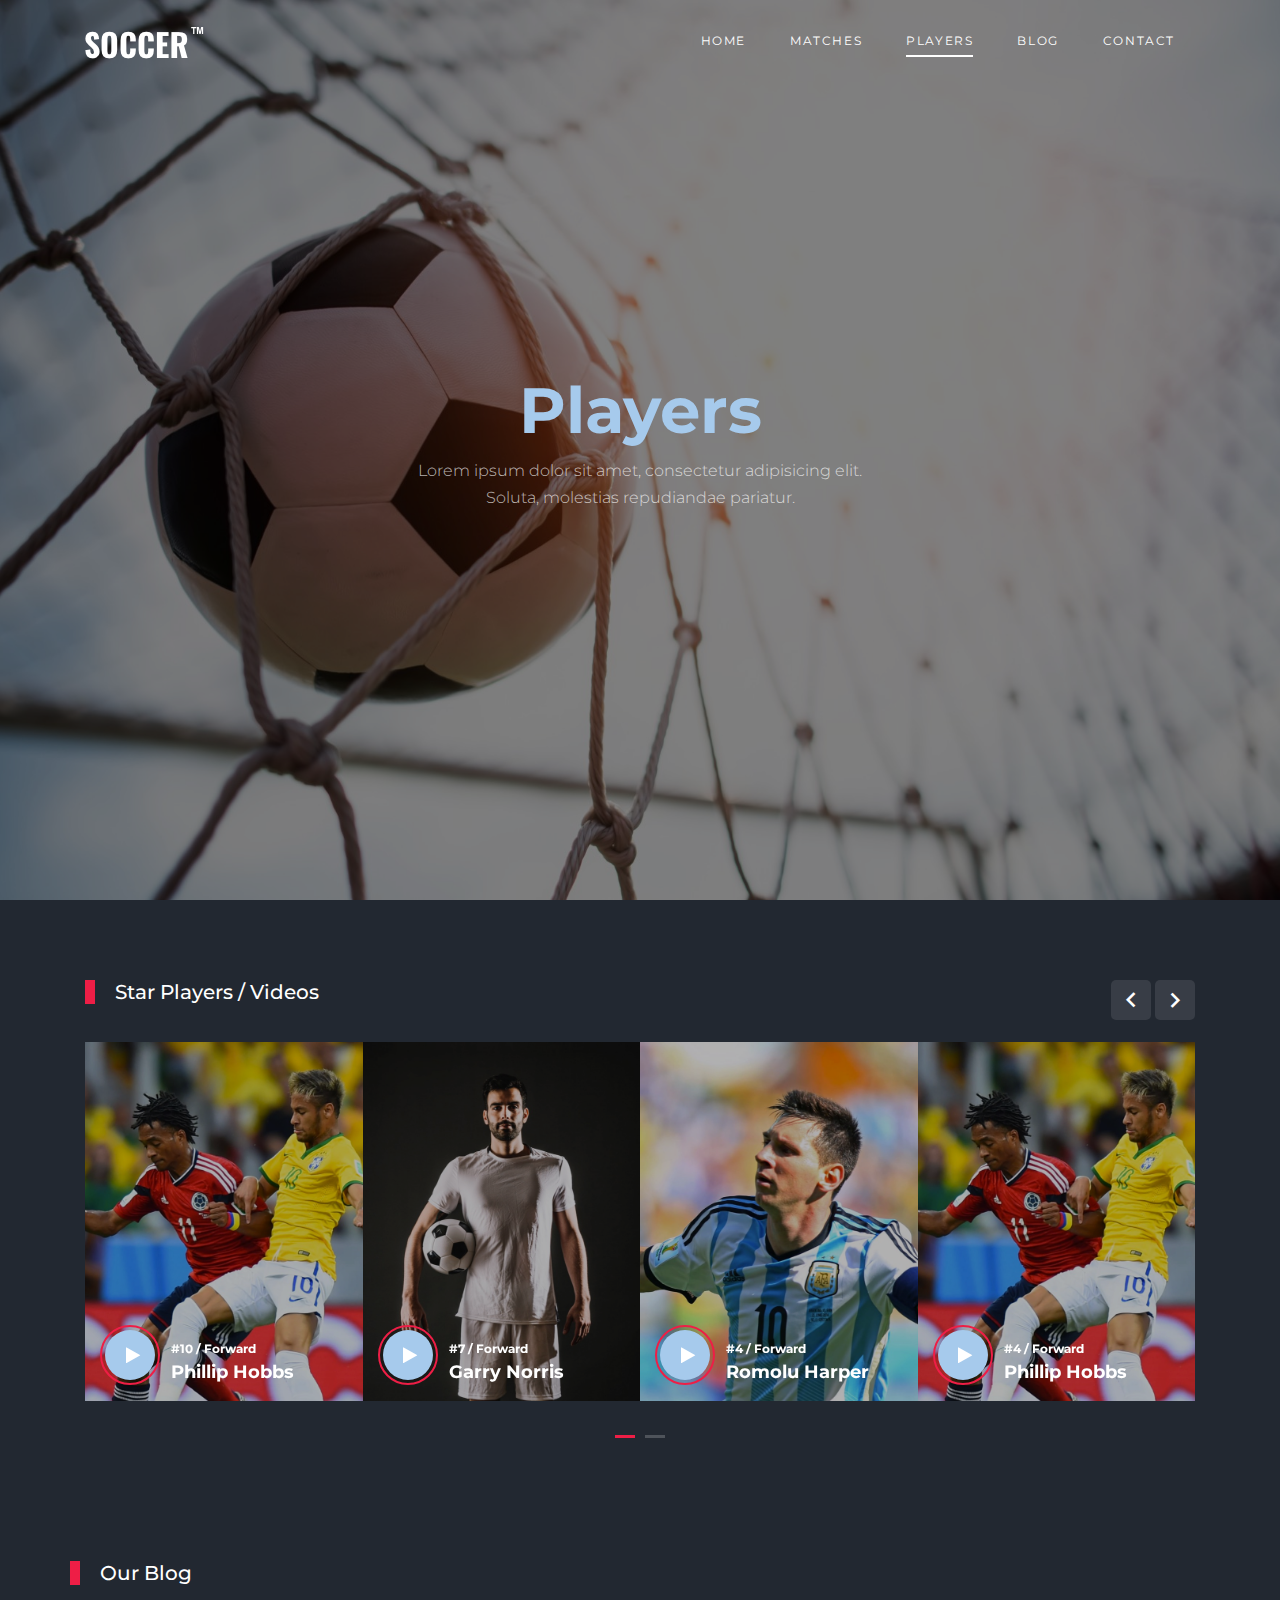
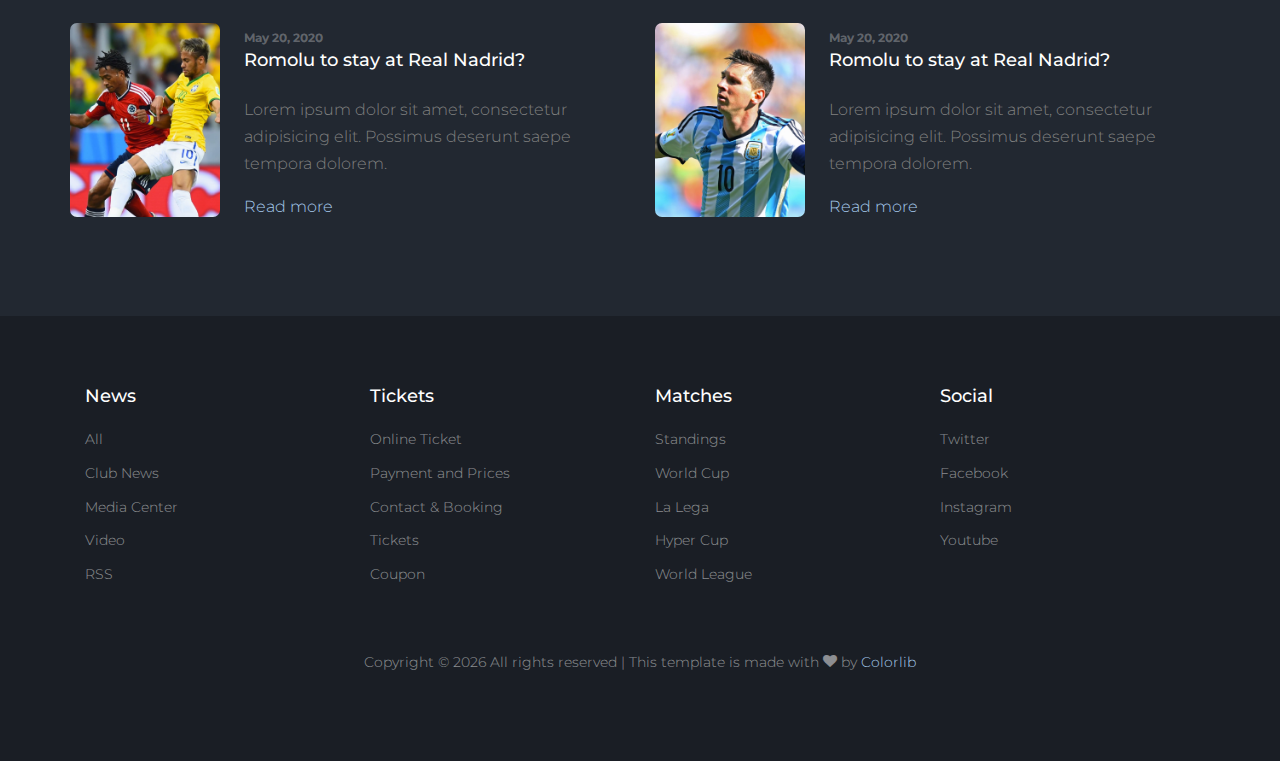
<file: players.html>
<!DOCTYPE html>
<html lang="en">

<head>
  <title>Soccer &mdash; Website by Colorlib</title>
  <meta charset="utf-8">
  <meta name="viewport" content="width=device-width, initial-scale=1, shrink-to-fit=no">


  <link href="https://fonts.googleapis.com/css2?family=Montserrat:wght@400;700&display=swap" rel="stylesheet">

  <link rel="stylesheet" href="fonts/icomoon/style.css">

  <link rel="stylesheet" href="css/bootstrap/bootstrap.css">
  <link rel="stylesheet" href="css/jquery-ui.css">
  <link rel="stylesheet" href="css/owl.carousel.min.css">
  <link rel="stylesheet" href="css/owl.theme.default.min.css">
  <link rel="stylesheet" href="css/owl.theme.default.min.css">

  <link rel="stylesheet" href="css/jquery.fancybox.min.css">

  <link rel="stylesheet" href="css/bootstrap-datepicker.css">

  <link rel="stylesheet" href="fonts/flaticon/font/flaticon.css">

  <link rel="stylesheet" href="css/aos.css">

  <link rel="stylesheet" href="css/style.css">



</head>

<body>

  <div class="site-wrap">

    <div class="site-mobile-menu site-navbar-target">
      <div class="site-mobile-menu-header">
        <div class="site-mobile-menu-close">
          <span class="icon-close2 js-menu-toggle"></span>
        </div>
      </div>
      <div class="site-mobile-menu-body"></div>
    </div>


    <header class="site-navbar py-4" role="banner">

      <div class="container">
        <div class="d-flex align-items-center">
          <div class="site-logo">
            <a href="index.html">
              <img src="images/logo.png" alt="Logo">
            </a>
          </div>
          <div class="ml-auto">
            <nav class="site-navigation position-relative text-right" role="navigation">
              <ul class="site-menu main-menu js-clone-nav mr-auto d-none d-lg-block">
                <li><a href="index.html" class="nav-link">Home</a></li>
                <li><a href="matches.html" class="nav-link">Matches</a></li>
                <li class="active"><a href="players.html" class="nav-link">Players</a></li>
                <li><a href="blog.html" class="nav-link">Blog</a></li>
                <li><a href="contact.html" class="nav-link">Contact</a></li>
              </ul>
            </nav>

            <a href="#" class="d-inline-block d-lg-none site-menu-toggle js-menu-toggle text-black float-right text-white"><span
                class="icon-menu h3 text-white"></span></a>
          </div>
        </div>
      </div>

    </header>

    <div class="hero overlay" style="background-image: url('images/bg_3.jpg');">
      <div class="container">
        <div class="row align-items-center">
          <div class="col-lg-5 mx-auto text-center">
            <h1 class="text-info">Players</h1>
            <p>Lorem ipsum dolor sit amet, consectetur adipisicing elit. Soluta, molestias repudiandae pariatur.</p>
          </div>
        </div>
      </div>
    </div>

    
    
    <div class="site-section">
      <div class="container">
        <div class="row">
          <div class="col-6 title-section">
            <h2 class="heading">Star Players / Videos</h2>
          </div>
          <div class="col-6 text-right">
            <div class="custom-nav">
            <a href="#" class="js-custom-prev-v2"><span class="icon-keyboard_arrow_left"></span></a>
            <span></span>
            <a href="#" class="js-custom-next-v2"><span class="icon-keyboard_arrow_right"></span></a>
            </div>
          </div>
        </div>


        <div class="owl-4-slider owl-carousel">
          <div class="item">
            <div class="video-media">
              <img src="images/img_1.jpg" alt="Image" class="img-fluid">
              <a href="https://vimeo.com/139714818" class="d-flex play-button align-items-center" data-fancybox>
                <span class="icon mr-3">
                  <span class="icon-play"></span>
                </span>
                <div class="caption">
                  <span class="meta">#10 / Forward</span>
                  <h3 class="m-0">Phillip Hobbs</h3>
                </div>
              </a>
            </div>
          </div>
          <div class="item">
            <div class="video-media">
              <img src="images/img_2.jpg" alt="Image" class="img-fluid">
              <a href="https://vimeo.com/139714818" class="d-flex play-button align-items-center" data-fancybox>
                <span class="icon mr-3">
                  <span class="icon-play"></span>
                </span>
                <div class="caption">
                  <span class="meta">#7 / Forward</span>
                  <h3 class="m-0">Garry Norris</h3>
                </div>
              </a>
            </div>
          </div>
          <div class="item">
            <div class="video-media">
              <img src="images/img_3.jpg" alt="Image" class="img-fluid">
              <a href="https://vimeo.com/139714818" class="d-flex play-button align-items-center" data-fancybox>
                <span class="icon mr-3">
                  <span class="icon-play"></span>
                </span>
                <div class="caption">
                  <span class="meta">#4 / Forward</span>
                  <h3 class="m-0">Romolu Harper</h3>
                </div>
              </a>
            </div>
          </div>

          <div class="item">
            <div class="video-media">
              <img src="images/img_1.jpg" alt="Image" class="img-fluid">
              <a href="https://vimeo.com/139714818" class="d-flex play-button align-items-center" data-fancybox>
                <span class="icon mr-3">
                  <span class="icon-play"></span>
                </span>
                <div class="caption">
                  <span class="meta">#4 / Forward</span>
                  <h3 class="m-0">Phillip Hobbs</h3>
                </div>
              </a>
            </div>
          </div>
          <div class="item">
            <div class="video-media">
              <img src="images/img_2.jpg" alt="Image" class="img-fluid">
              <a href="https://vimeo.com/139714818" class="d-flex play-button align-items-center" data-fancybox>
                <span class="icon mr-3">
                  <span class="icon-play"></span>
                </span>
                <div class="caption">
                  <span class="meta">#1 / GoalKeeper</span>
                  <h3 class="m-0">Garry Norris</h3>
                </div>
              </a>
            </div>
          </div>
          <div class="item">
            <div class="video-media">
              <img src="images/img_3.jpg" alt="Image" class="img-fluid">
              <a href="https://vimeo.com/139714818" class="d-flex play-button align-items-center" data-fancybox>
                <span class="icon mr-3">
                  <span class="icon-play"></span>
                </span>
                <div class="caption">
                  <span class="meta">#8 / Forward</span>
                  <h3 class="m-0">Romolu Harper</h3>
                </div>
              </a>
            </div>
          </div>
        </div>

      </div>
    </div>


    
    <div class="container site-section">
      <div class="row">
        <div class="col-6 title-section">
          <h2 class="heading">Our Blog</h2>
        </div>
      </div>
      <div class="row">
        <div class="col-lg-6">
          <div class="custom-media d-flex">
            <div class="img mr-4">
              <img src="images/img_1.jpg" alt="Image" class="img-fluid">
            </div>
            <div class="text">
              <span class="meta">May 20, 2020</span>
              <h3 class="mb-4"><a href="#">Romolu to stay at Real Nadrid?</a></h3>
              <p>Lorem ipsum dolor sit amet, consectetur adipisicing elit. Possimus deserunt saepe tempora dolorem.</p>
              <p><a href="#" class="text-info">Read more</a></p>
            </div>
          </div>
        </div>
        <div class="col-lg-6">
          <div class="custom-media d-flex">
            <div class="img mr-4">
              <img src="images/img_3.jpg" alt="Image" class="img-fluid">
            </div>
            <div class="text">
              <span class="meta">May 20, 2020</span>
              <h3 class="mb-4"><a href="#">Romolu to stay at Real Nadrid?</a></h3>
              <p>Lorem ipsum dolor sit amet, consectetur adipisicing elit. Possimus deserunt saepe tempora dolorem.</p>
              <p><a href="#" class="text-info">Read more</a></p>
            </div>
          </div>
        </div>
      </div>
    </div>



    <footer class="footer-section">
      <div class="container">
        <div class="row">
          <div class="col-lg-3">
            <div class="widget mb-3">
              <h3>News</h3>
              <ul class="list-unstyled links">
                <li><a href="#">All</a></li>
                <li><a href="#">Club News</a></li>
                <li><a href="#">Media Center</a></li>
                <li><a href="#">Video</a></li>
                <li><a href="#">RSS</a></li>
              </ul>
            </div>
          </div>
          <div class="col-lg-3">
            <div class="widget mb-3">
              <h3>Tickets</h3>
              <ul class="list-unstyled links">
                <li><a href="#">Online Ticket</a></li>
                <li><a href="#">Payment and Prices</a></li>
                <li><a href="#">Contact &amp; Booking</a></li>
                <li><a href="#">Tickets</a></li>
                <li><a href="#">Coupon</a></li>
              </ul>
            </div>
          </div>
          <div class="col-lg-3">
            <div class="widget mb-3">
              <h3>Matches</h3>
              <ul class="list-unstyled links">
                <li><a href="#">Standings</a></li>
                <li><a href="#">World Cup</a></li>
                <li><a href="#">La Lega</a></li>
                <li><a href="#">Hyper Cup</a></li>
                <li><a href="#">World League</a></li>
              </ul>
            </div>
          </div>

          <div class="col-lg-3">
            <div class="widget mb-3">
              <h3>Social</h3>
              <ul class="list-unstyled links">
                <li><a href="#">Twitter</a></li>
                <li><a href="#">Facebook</a></li>
                <li><a href="#">Instagram</a></li>
                <li><a href="#">Youtube</a></li>
              </ul>
            </div>
          </div>

        </div>

        <div class="row text-center">
          <div class="col-md-12">
            <div class=" pt-5">
              <p>
                <!-- Link back to Colorlib can't be removed. Template is licensed under CC BY 3.0. -->
                Copyright &copy;
                <script>
                  document.write(new Date().getFullYear());
                </script> All rights reserved | This template is made with <i class="icon-heart"
                  aria-hidden="true"></i> by <a href="https://colorlib.com" target="_blank" class="text-info">Colorlib</a>
                <!-- Link back to Colorlib can't be removed. Template is licensed under CC BY 3.0. -->
              </p>
            </div>
          </div>

        </div>
      </div>
    </footer>



  </div>
  <!-- .site-wrap -->

  <script src="js/jquery-3.3.1.min.js"></script>
  <script src="js/jquery-migrate-3.0.1.min.js"></script>
  <script src="js/jquery-ui.js"></script>
  <script src="js/popper.min.js"></script>
  <script src="js/bootstrap.min.js"></script>
  <script src="js/owl.carousel.min.js"></script>
  <script src="js/jquery.stellar.min.js"></script>
  <script src="js/jquery.countdown.min.js"></script>
  <script src="js/bootstrap-datepicker.min.js"></script>
  <script src="js/jquery.easing.1.3.js"></script>
  <script src="js/aos.js"></script>
  <script src="js/jquery.fancybox.min.js"></script>
  <script src="js/jquery.sticky.js"></script>
  <script src="js/jquery.mb.YTPlayer.min.js"></script>


  <script src="js/main.js"></script>

</body>

</html>
</file>
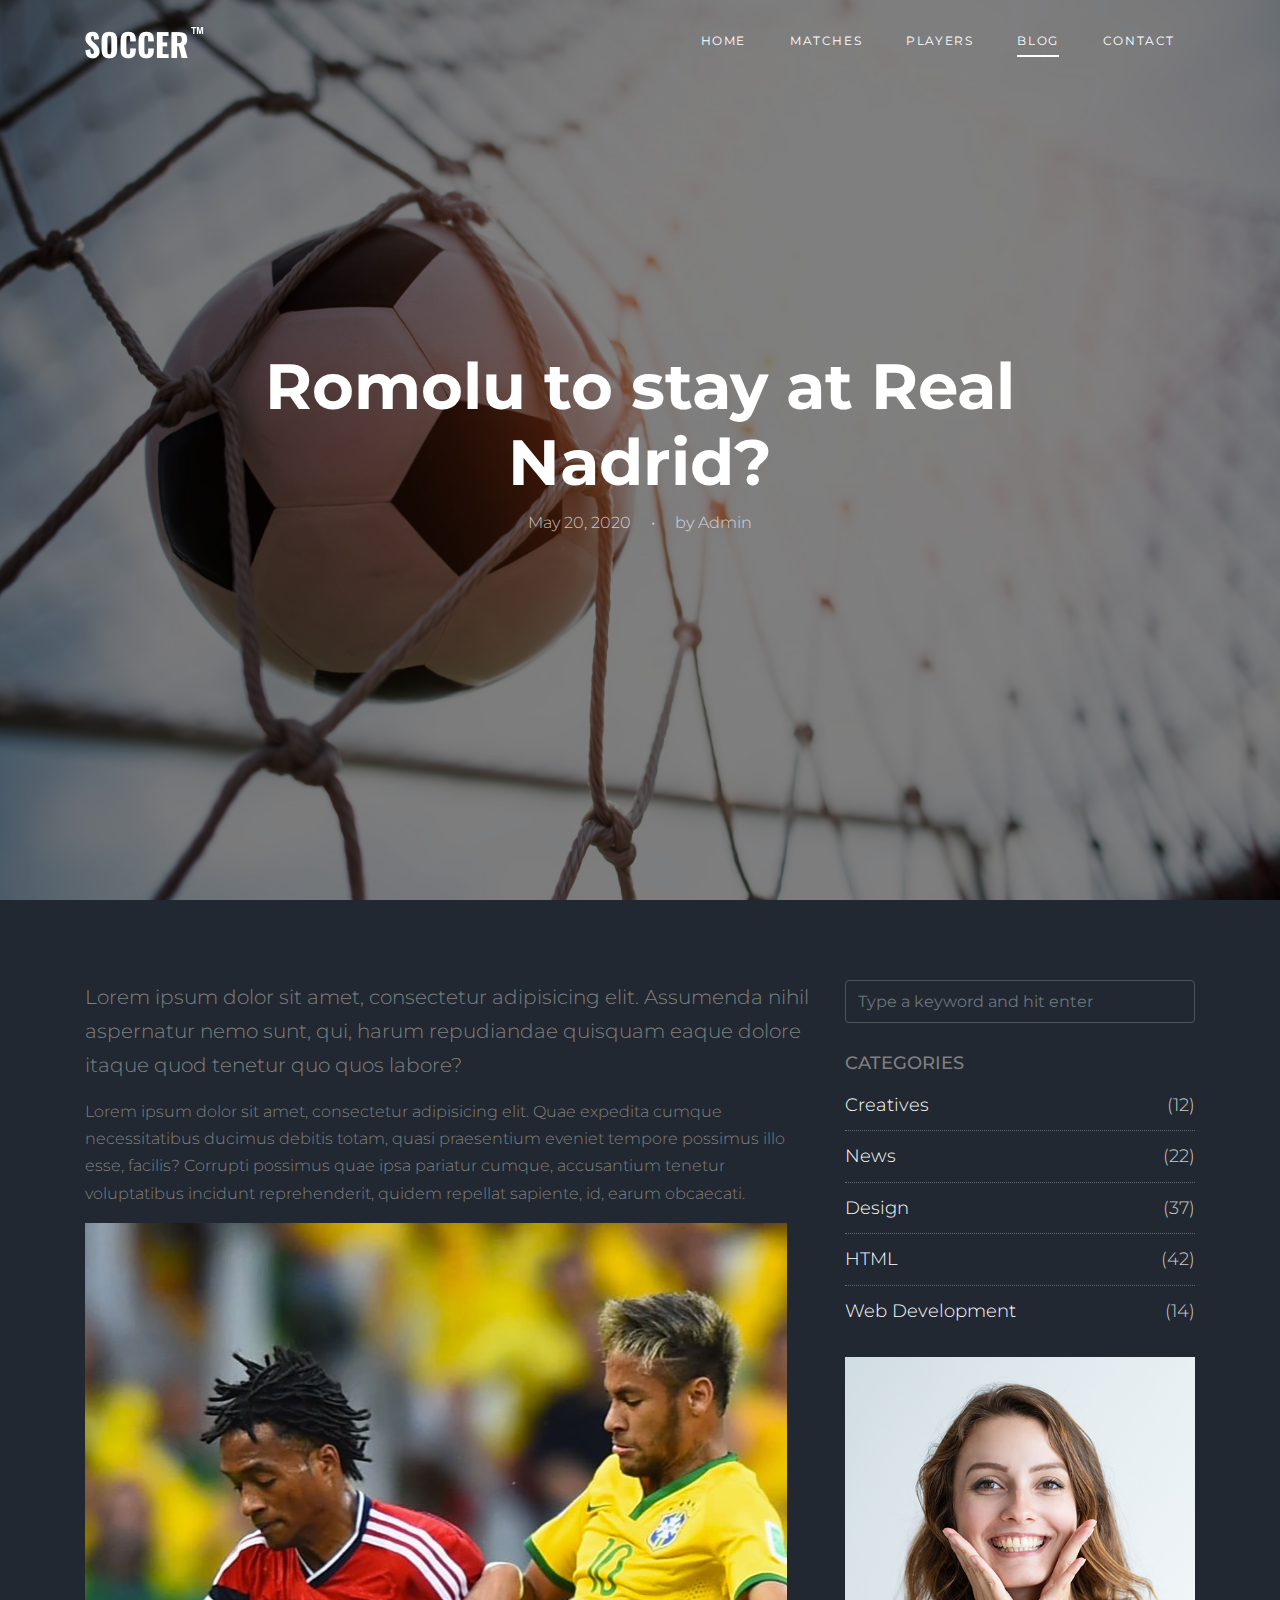
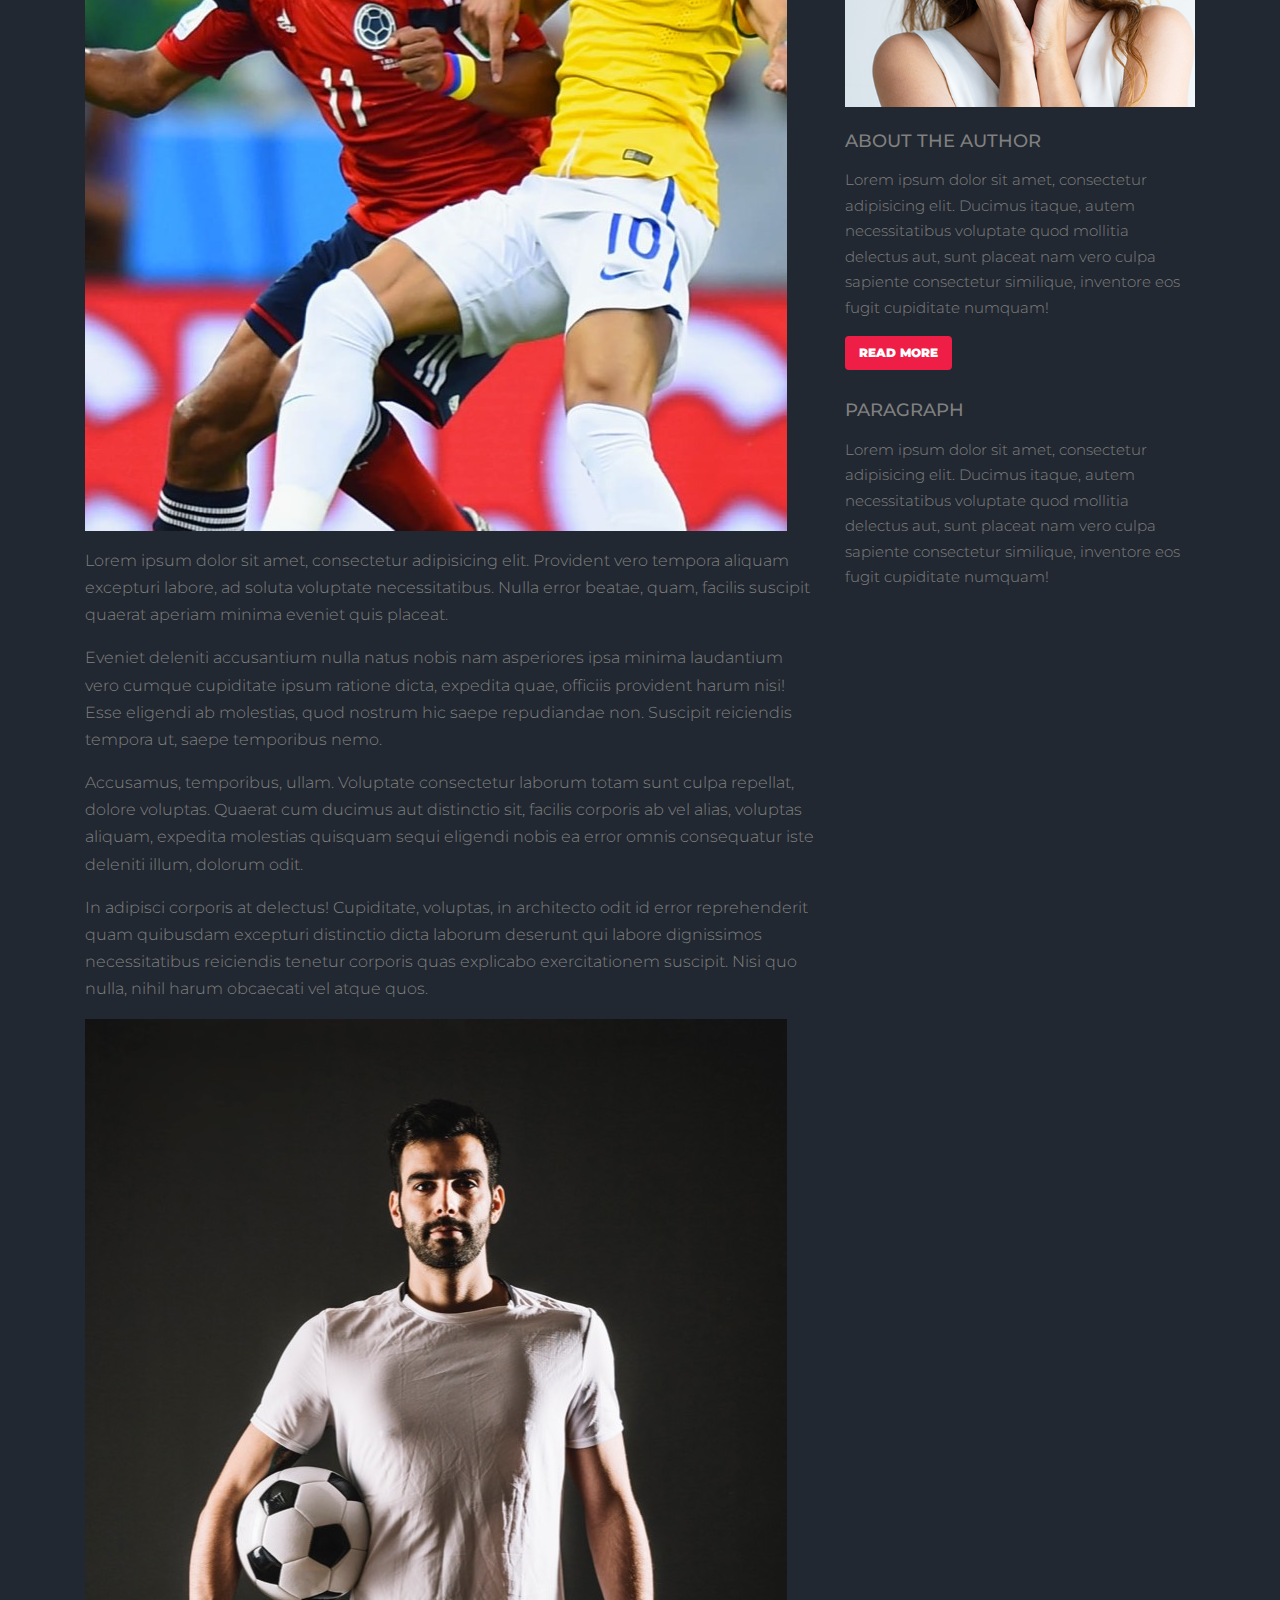
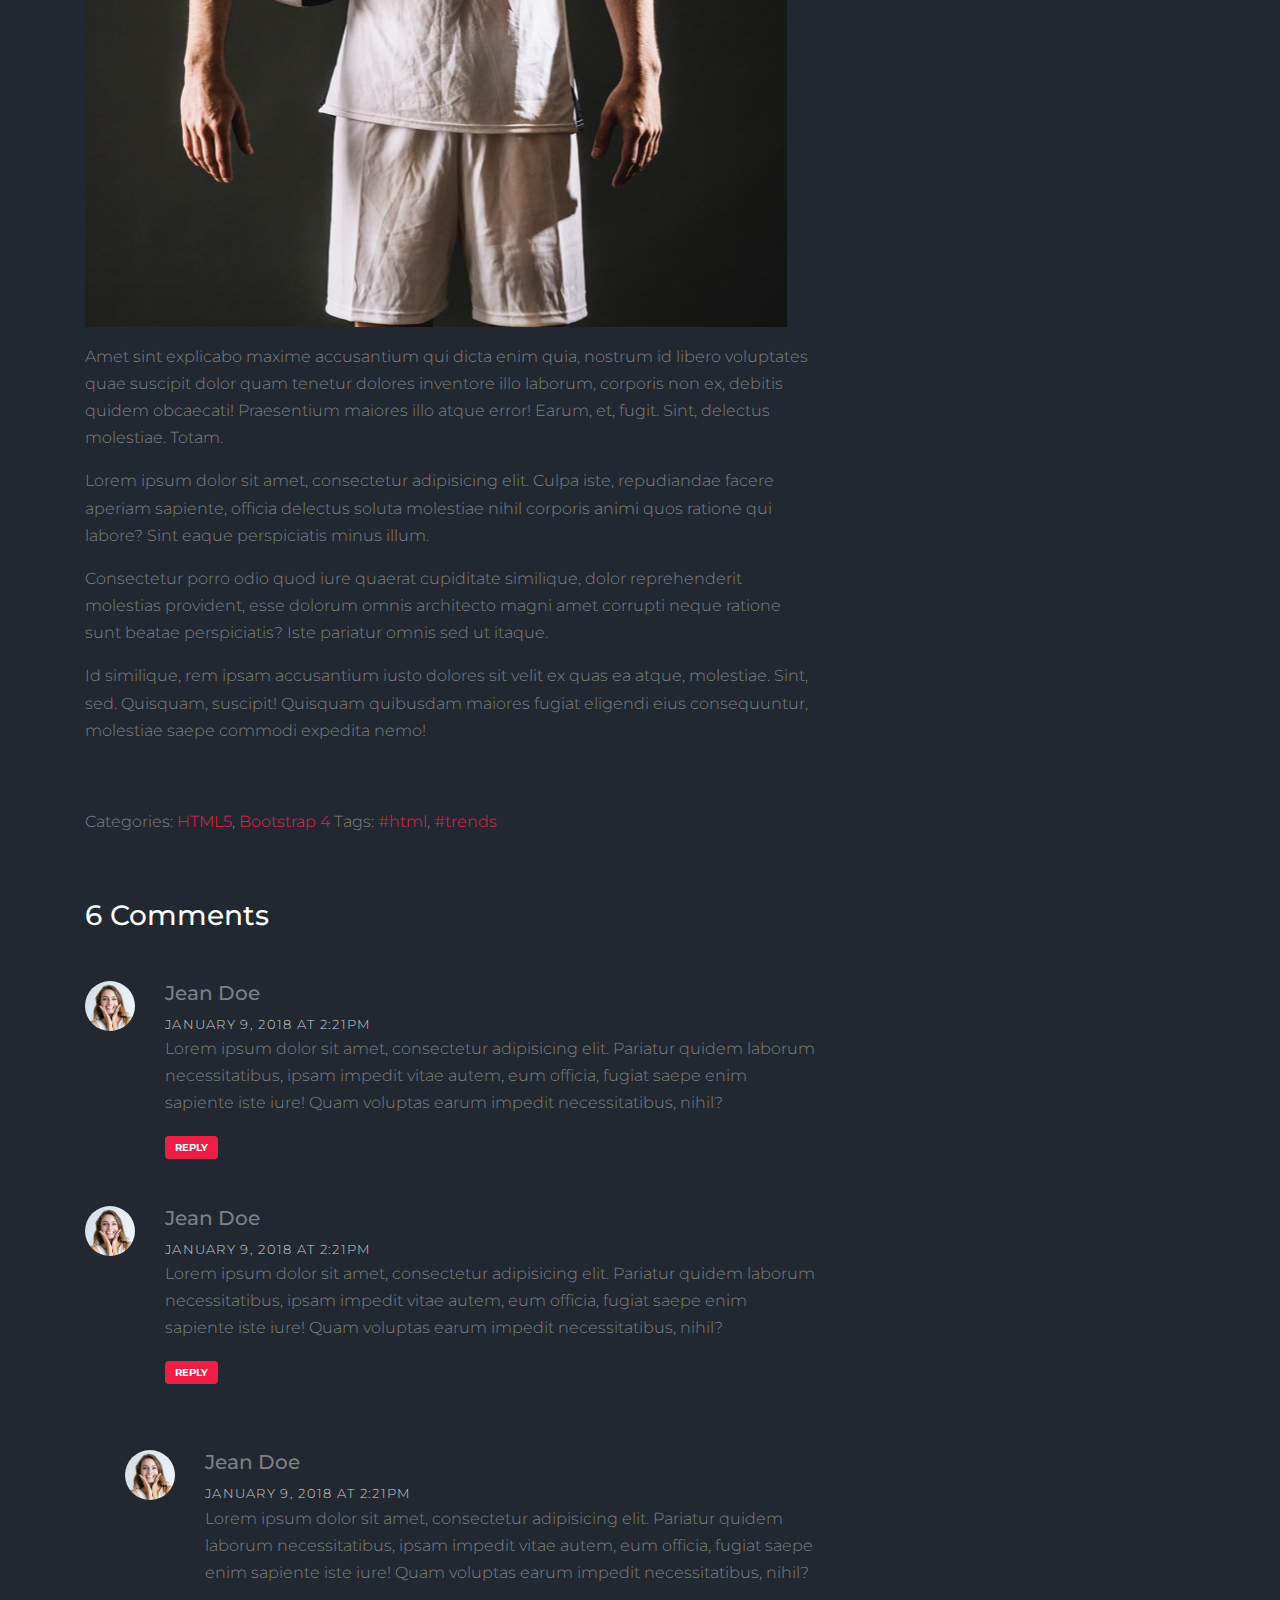
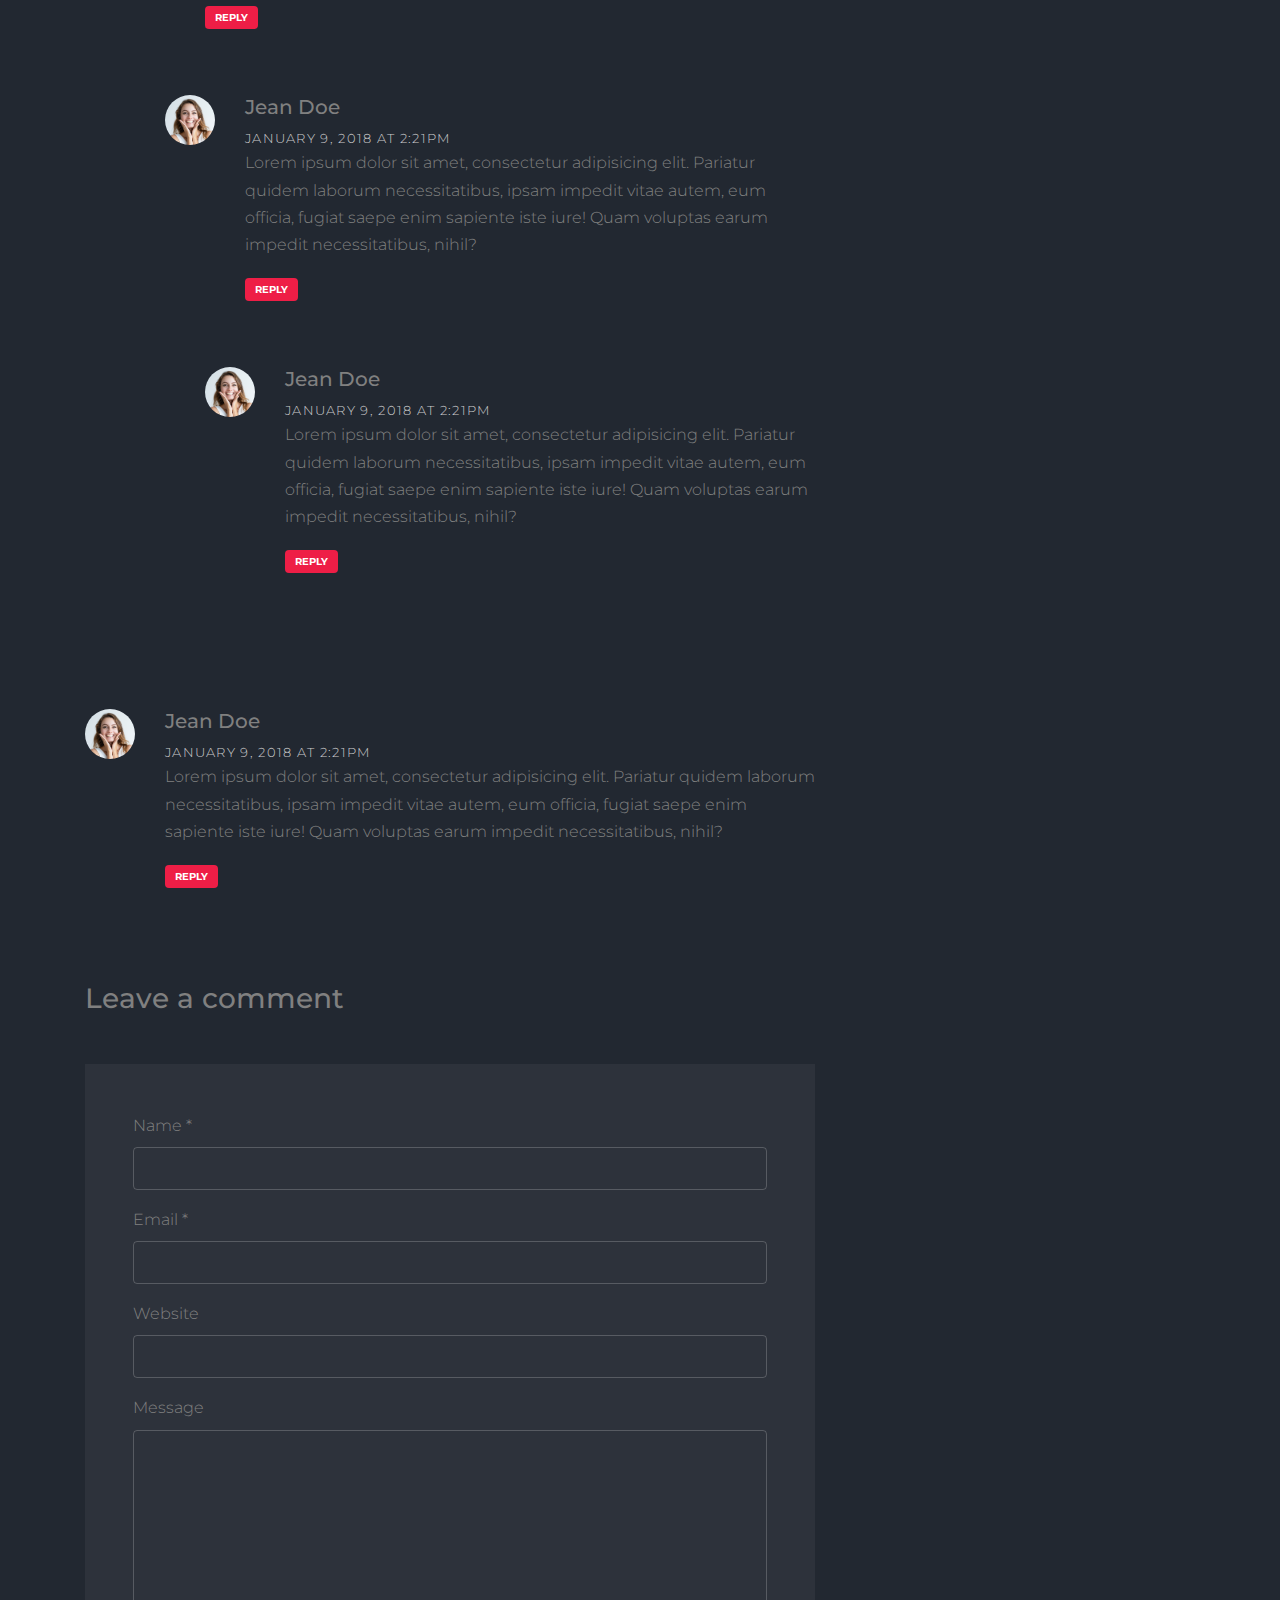
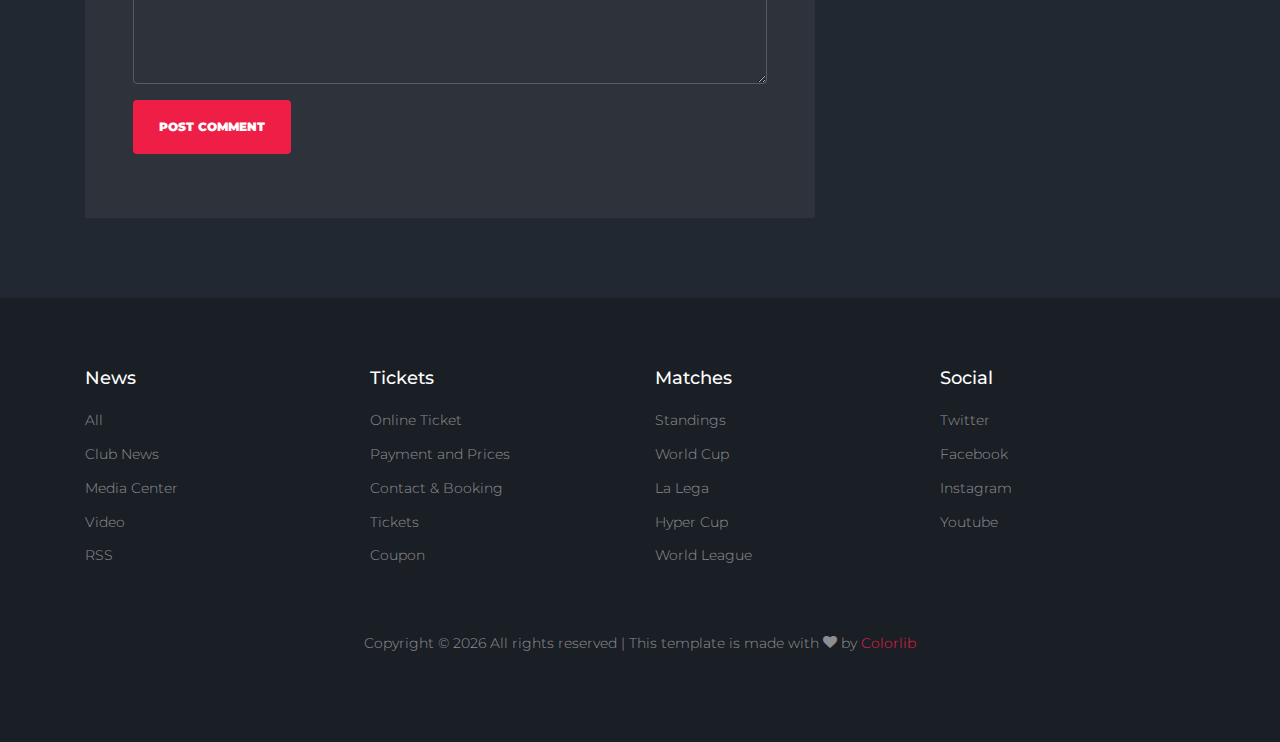
<file: single.html>
<!DOCTYPE html>
<html lang="en">

<head>
  <title>Soccer &mdash; Website by Colorlib</title>
  <meta charset="utf-8">
  <meta name="viewport" content="width=device-width, initial-scale=1, shrink-to-fit=no">


  <link href="https://fonts.googleapis.com/css2?family=Montserrat:wght@400;700&display=swap" rel="stylesheet">

  <link rel="stylesheet" href="fonts/icomoon/style.css">

  <link rel="stylesheet" href="css/bootstrap/bootstrap.css">
  <link rel="stylesheet" href="css/jquery-ui.css">
  <link rel="stylesheet" href="css/owl.carousel.min.css">
  <link rel="stylesheet" href="css/owl.theme.default.min.css">
  <link rel="stylesheet" href="css/owl.theme.default.min.css">

  <link rel="stylesheet" href="css/jquery.fancybox.min.css">

  <link rel="stylesheet" href="css/bootstrap-datepicker.css">

  <link rel="stylesheet" href="fonts/flaticon/font/flaticon.css">

  <link rel="stylesheet" href="css/aos.css">

  <link rel="stylesheet" href="css/style.css">



</head>

<body>

  <div class="site-wrap">

    <div class="site-mobile-menu site-navbar-target">
      <div class="site-mobile-menu-header">
        <div class="site-mobile-menu-close">
          <span class="icon-close2 js-menu-toggle"></span>
        </div>
      </div>
      <div class="site-mobile-menu-body"></div>
    </div>


    <header class="site-navbar py-4" role="banner">

      <div class="container">
        <div class="d-flex align-items-center">
          <div class="site-logo">
            <a href="index.html">
              <img src="images/logo.png" alt="Logo">
            </a>
          </div>
          <div class="ml-auto">
            <nav class="site-navigation position-relative text-right" role="navigation">
              <ul class="site-menu main-menu js-clone-nav mr-auto d-none d-lg-block">
                <li><a href="index.html" class="nav-link">Home</a></li>
                <li><a href="matches.html" class="nav-link">Matches</a></li>
                <li><a href="players.html" class="nav-link">Players</a></li>
                <li class="active"><a href="blog.html" class="nav-link">Blog</a></li>
                <li><a href="contact.html" class="nav-link">Contact</a></li>
              </ul>
            </nav>

            <a href="#" class="d-inline-block d-lg-none site-menu-toggle js-menu-toggle text-black float-right text-white"><span
                class="icon-menu h3 text-white"></span></a>
          </div>
        </div>
      </div>

    </header>

    <div class="hero overlay" style="background-image: url('images/bg_3.jpg');">
      <div class="container">
        <div class="row align-items-center">
          <div class="col-lg-9 mx-auto text-center">
            <h1 class="text-white">Romolu to stay at Real Nadrid?</h1>
            <p><span>May 20, 2020</span> <span class="mx-3">&bullet;</span> <span>by Admin</span></p>
          </div>
        </div>
      </div>
    </div>

    
    <div class="site-section first-section">
      <div class="container">
        <div class="row">
          <div class="col-md-8 blog-content">
            <p class="lead">Lorem ipsum dolor sit amet, consectetur adipisicing elit. Assumenda nihil aspernatur nemo sunt, qui, harum repudiandae quisquam eaque dolore itaque quod tenetur quo quos labore?</p>
            <p>Lorem ipsum dolor sit amet, consectetur adipisicing elit. Quae expedita cumque necessitatibus ducimus debitis totam, quasi praesentium eveniet tempore possimus illo esse, facilis? Corrupti possimus quae ipsa pariatur cumque, accusantium tenetur voluptatibus incidunt reprehenderit, quidem repellat sapiente, id, earum obcaecati.</p>
            <p><img src="images/img_1.jpg" alt="Image" class="img-fluid"></p>

            <blockquote><p>Lorem ipsum dolor sit amet, consectetur adipisicing elit. Provident vero tempora aliquam excepturi labore, ad soluta voluptate necessitatibus. Nulla error beatae, quam, facilis suscipit quaerat aperiam minima eveniet quis placeat.</p></blockquote>

            <p>Eveniet deleniti accusantium nulla natus nobis nam asperiores ipsa minima laudantium vero cumque cupiditate ipsum ratione dicta, expedita quae, officiis provident harum nisi! Esse eligendi ab molestias, quod nostrum hic saepe repudiandae non. Suscipit reiciendis tempora ut, saepe temporibus nemo.</p>
            <p>Accusamus, temporibus, ullam. Voluptate consectetur laborum totam sunt culpa repellat, dolore voluptas. Quaerat cum ducimus aut distinctio sit, facilis corporis ab vel alias, voluptas aliquam, expedita molestias quisquam sequi eligendi nobis ea error omnis consequatur iste deleniti illum, dolorum odit.</p>
            <p>In adipisci corporis at delectus! Cupiditate, voluptas, in architecto odit id error reprehenderit quam quibusdam excepturi distinctio dicta laborum deserunt qui labore dignissimos necessitatibus reiciendis tenetur corporis quas explicabo exercitationem suscipit. Nisi quo nulla, nihil harum obcaecati vel atque quos.</p>
            <p><img src="images/img_2.jpg" alt="Image" class="img-fluid"></p>
            <p>Amet sint explicabo maxime accusantium qui dicta enim quia, nostrum id libero voluptates quae suscipit dolor quam tenetur dolores inventore illo laborum, corporis non ex, debitis quidem obcaecati! Praesentium maiores illo atque error! Earum, et, fugit. Sint, delectus molestiae. Totam.</p>

            <p>Lorem ipsum dolor sit amet, consectetur adipisicing elit. Culpa iste, repudiandae facere aperiam sapiente, officia delectus soluta molestiae nihil corporis animi quos ratione qui labore? Sint eaque perspiciatis minus illum.</p>
            <p>Consectetur porro odio quod iure quaerat cupiditate similique, dolor reprehenderit molestias provident, esse dolorum omnis architecto magni amet corrupti neque ratione sunt beatae perspiciatis? Iste pariatur omnis sed ut itaque.</p>
            <p>Id similique, rem ipsam accusantium iusto dolores sit velit ex quas ea atque, molestiae. Sint, sed. Quisquam, suscipit! Quisquam quibusdam maiores fugiat eligendi eius consequuntur, molestiae saepe commodi expedita nemo!</p>
            <div class="pt-5">
              <p>Categories:  <a href="#">HTML5</a>, <a href="#">Bootstrap 4</a>  Tags: <a href="#">#html</a>, <a href="#">#trends</a></p>
            </div>


            <div class="pt-5">
              <h3 class="mb-5 text-white">6 Comments</h3>
              <ul class="comment-list">
                <li class="comment">
                  <div class="vcard bio">
                    <img src="images/person_1.jpg" alt="Image placeholder">
                  </div>
                  <div class="comment-body">
                    <h3>Jean Doe</h3>
                    <div class="meta">January 9, 2018 at 2:21pm</div>
                    <p>Lorem ipsum dolor sit amet, consectetur adipisicing elit. Pariatur quidem laborum necessitatibus, ipsam impedit vitae autem, eum officia, fugiat saepe enim sapiente iste iure! Quam voluptas earum impedit necessitatibus, nihil?</p>
                    <p><a href="#" class="reply">Reply</a></p>
                  </div>
                </li>

                <li class="comment">
                  <div class="vcard bio">
                    <img src="images/person_1.jpg" alt="Image placeholder">
                  </div>
                  <div class="comment-body">
                    <h3>Jean Doe</h3>
                    <div class="meta">January 9, 2018 at 2:21pm</div>
                    <p>Lorem ipsum dolor sit amet, consectetur adipisicing elit. Pariatur quidem laborum necessitatibus, ipsam impedit vitae autem, eum officia, fugiat saepe enim sapiente iste iure! Quam voluptas earum impedit necessitatibus, nihil?</p>
                    <p><a href="#" class="reply">Reply</a></p>
                  </div>

                  <ul class="children">
                    <li class="comment">
                      <div class="vcard bio">
                        <img src="images/person_1.jpg" alt="Image placeholder">
                      </div>
                      <div class="comment-body">
                        <h3>Jean Doe</h3>
                        <div class="meta">January 9, 2018 at 2:21pm</div>
                        <p>Lorem ipsum dolor sit amet, consectetur adipisicing elit. Pariatur quidem laborum necessitatibus, ipsam impedit vitae autem, eum officia, fugiat saepe enim sapiente iste iure! Quam voluptas earum impedit necessitatibus, nihil?</p>
                        <p><a href="#" class="reply">Reply</a></p>
                      </div>


                      <ul class="children">
                        <li class="comment">
                          <div class="vcard bio">
                            <img src="images/person_1.jpg" alt="Image placeholder">
                          </div>
                          <div class="comment-body">
                            <h3>Jean Doe</h3>
                            <div class="meta">January 9, 2018 at 2:21pm</div>
                            <p>Lorem ipsum dolor sit amet, consectetur adipisicing elit. Pariatur quidem laborum necessitatibus, ipsam impedit vitae autem, eum officia, fugiat saepe enim sapiente iste iure! Quam voluptas earum impedit necessitatibus, nihil?</p>
                            <p><a href="#" class="reply">Reply</a></p>
                          </div>

                            <ul class="children">
                              <li class="comment">
                                <div class="vcard bio">
                                  <img src="images/person_1.jpg" alt="Image placeholder">
                                </div>
                                <div class="comment-body">
                                  <h3>Jean Doe</h3>
                                  <div class="meta">January 9, 2018 at 2:21pm</div>
                                  <p>Lorem ipsum dolor sit amet, consectetur adipisicing elit. Pariatur quidem laborum necessitatibus, ipsam impedit vitae autem, eum officia, fugiat saepe enim sapiente iste iure! Quam voluptas earum impedit necessitatibus, nihil?</p>
                                  <p><a href="#" class="reply">Reply</a></p>
                                </div>
                              </li>
                            </ul>
                        </li>
                      </ul>
                    </li>
                  </ul>
                </li>

                <li class="comment">
                  <div class="vcard bio">
                    <img src="images/person_1.jpg" alt="Image placeholder">
                  </div>
                  <div class="comment-body">
                    <h3>Jean Doe</h3>
                    <div class="meta">January 9, 2018 at 2:21pm</div>
                    <p>Lorem ipsum dolor sit amet, consectetur adipisicing elit. Pariatur quidem laborum necessitatibus, ipsam impedit vitae autem, eum officia, fugiat saepe enim sapiente iste iure! Quam voluptas earum impedit necessitatibus, nihil?</p>
                    <p><a href="#" class="reply">Reply</a></p>
                  </div>
                </li>
              </ul>
              <!-- END comment-list -->
              
              <div class="comment-form-wrap pt-5">
                <h3 class="mb-5">Leave a comment</h3>
                <form action="#" class="p-5 bg-light">
                  <div class="form-group">
                    <label for="name">Name *</label>
                    <input type="text" class="form-control" id="name">
                  </div>
                  <div class="form-group">
                    <label for="email">Email *</label>
                    <input type="email" class="form-control" id="email">
                  </div>
                  <div class="form-group">
                    <label for="website">Website</label>
                    <input type="url" class="form-control" id="website">
                  </div>

                  <div class="form-group">
                    <label for="message">Message</label>
                    <textarea name="" id="message" cols="30" rows="10" class="form-control"></textarea>
                  </div>
                  <div class="form-group">
                    <input type="submit" value="Post Comment" class="btn btn-primary py-3 px-4 text-white">
                  </div>

                </form>
              </div>
            </div>

          </div>
          <div class="col-md-4 sidebar">
            <div class="sidebar-box">
              <form action="#" class="search-form">
                <div class="form-group">
                  <span class="icon fa fa-search"></span>
                  <input type="text" class="form-control" placeholder="Type a keyword and hit enter">
                </div>
              </form>
            </div>
            <div class="sidebar-box">
              <div class="categories">
                <h3 class="text-uppercase">Categories</h3>
                <li><a href="#">Creatives <span>(12)</span></a></li>
                <li><a href="#">News <span>(22)</span></a></li>
                <li><a href="#">Design <span>(37)</span></a></li>
                <li><a href="#">HTML <span>(42)</span></a></li>
                <li><a href="#">Web Development <span>(14)</span></a></li>
              </div>
            </div>
            <div class="sidebar-box">
              <img src="images/person_1.jpg" alt="Image placeholder" class="img-fluid mb-4">
              <h3 class="text-uppercase">About The Author</h3>
              <p>Lorem ipsum dolor sit amet, consectetur adipisicing elit. Ducimus itaque, autem necessitatibus voluptate quod mollitia delectus aut, sunt placeat nam vero culpa sapiente consectetur similique, inventore eos fugit cupiditate numquam!</p>
              <p><a href="#" class="btn btn-primary text-white">Read More</a></p>
            </div>

            <div class="sidebar-box">
              <h3 class="text-uppercase">Paragraph</h3>
              <p>Lorem ipsum dolor sit amet, consectetur adipisicing elit. Ducimus itaque, autem necessitatibus voluptate quod mollitia delectus aut, sunt placeat nam vero culpa sapiente consectetur similique, inventore eos fugit cupiditate numquam!</p>
            </div>
          </div>
        </div>
      </div>
    </div>


    <footer class="footer-section">
      <div class="container">
        <div class="row">
          <div class="col-lg-3">
            <div class="widget mb-3">
              <h3>News</h3>
              <ul class="list-unstyled links">
                <li><a href="#">All</a></li>
                <li><a href="#">Club News</a></li>
                <li><a href="#">Media Center</a></li>
                <li><a href="#">Video</a></li>
                <li><a href="#">RSS</a></li>
              </ul>
            </div>
          </div>
          <div class="col-lg-3">
            <div class="widget mb-3">
              <h3>Tickets</h3>
              <ul class="list-unstyled links">
                <li><a href="#">Online Ticket</a></li>
                <li><a href="#">Payment and Prices</a></li>
                <li><a href="#">Contact &amp; Booking</a></li>
                <li><a href="#">Tickets</a></li>
                <li><a href="#">Coupon</a></li>
              </ul>
            </div>
          </div>
          <div class="col-lg-3">
            <div class="widget mb-3">
              <h3>Matches</h3>
              <ul class="list-unstyled links">
                <li><a href="#">Standings</a></li>
                <li><a href="#">World Cup</a></li>
                <li><a href="#">La Lega</a></li>
                <li><a href="#">Hyper Cup</a></li>
                <li><a href="#">World League</a></li>
              </ul>
            </div>
          </div>

          <div class="col-lg-3">
            <div class="widget mb-3">
              <h3>Social</h3>
              <ul class="list-unstyled links">
                <li><a href="#">Twitter</a></li>
                <li><a href="#">Facebook</a></li>
                <li><a href="#">Instagram</a></li>
                <li><a href="#">Youtube</a></li>
              </ul>
            </div>
          </div>

        </div>

        <div class="row text-center">
          <div class="col-md-12">
            <div class=" pt-5">
              <p>
                <!-- Link back to Colorlib can't be removed. Template is licensed under CC BY 3.0. -->
                Copyright &copy;
                <script>
                  document.write(new Date().getFullYear());
                </script> All rights reserved | This template is made with <i class="icon-heart"
                  aria-hidden="true"></i> by <a href="https://colorlib.com" target="_blank">Colorlib</a>
                <!-- Link back to Colorlib can't be removed. Template is licensed under CC BY 3.0. -->
              </p>
            </div>
          </div>

        </div>
      </div>
    </footer>



  </div>
  <!-- .site-wrap -->

  <script src="js/jquery-3.3.1.min.js"></script>
  <script src="js/jquery-migrate-3.0.1.min.js"></script>
  <script src="js/jquery-ui.js"></script>
  <script src="js/popper.min.js"></script>
  <script src="js/bootstrap.min.js"></script>
  <script src="js/owl.carousel.min.js"></script>
  <script src="js/jquery.stellar.min.js"></script>
  <script src="js/jquery.countdown.min.js"></script>
  <script src="js/bootstrap-datepicker.min.js"></script>
  <script src="js/jquery.easing.1.3.js"></script>
  <script src="js/aos.js"></script>
  <script src="js/jquery.fancybox.min.js"></script>
  <script src="js/jquery.sticky.js"></script>
  <script src="js/jquery.mb.YTPlayer.min.js"></script>


  <script src="js/main.js"></script>

</body>

</html>
</file>
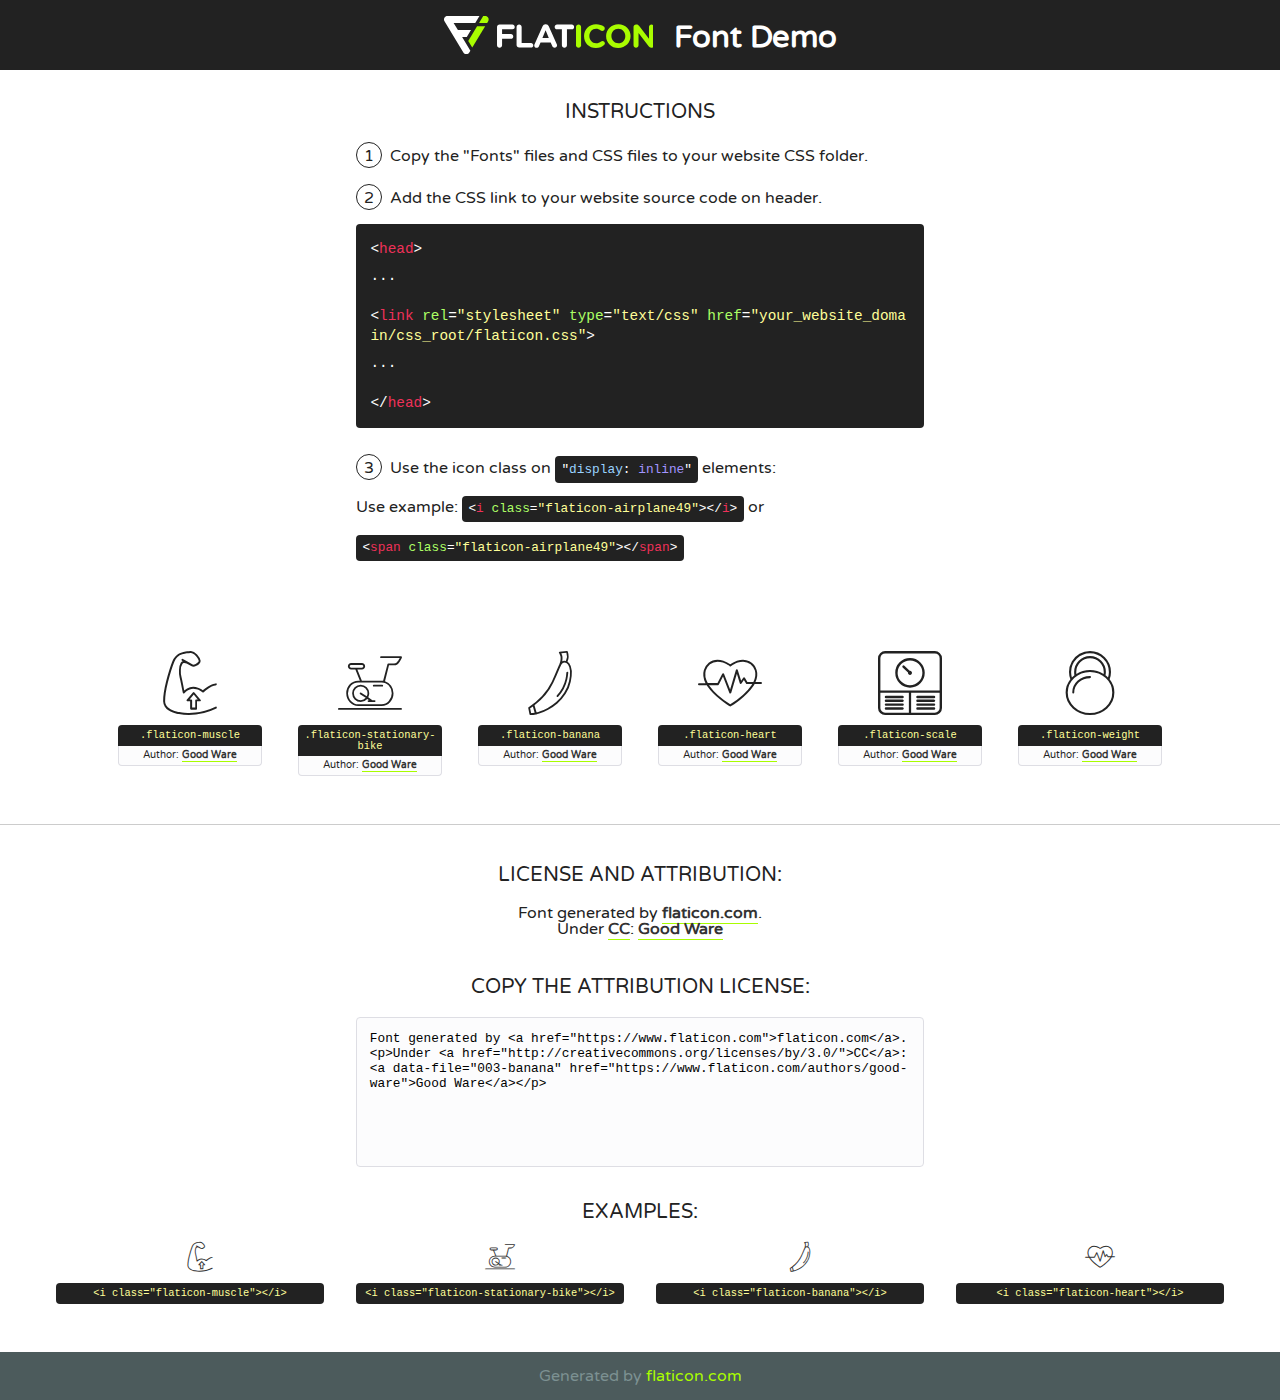
<file: fonts/flaticon/font/flaticon.html>
<!DOCTYPE html>
<!--
  Flaticon icon font: Flaticon
  Creation date: 03/06/2019 10:47
-->
<html>
<!DOCTYPE html>
<html>

<head>
    <title>Flaticon WebFont</title>
    <link href="http://fonts.googleapis.com/css?family=Varela+Round" rel="stylesheet" type="text/css" />
    <link rel="stylesheet" type="text/css" href="flaticon.css">
    <meta charset="UTF-8">
    <style>
    html, body, div, span, applet, object, iframe,
    h1, h2, h3, h4, h5, h6, p, blockquote, pre,
    a, abbr, acronym, address, big, cite, code,
    del, dfn, em, img, ins, kbd, q, s, samp,
    small, strike, strong, sub, sup, tt, var,
    b, u, i, center,
    dl, dt, dd, ol, ul, li,
    fieldset, form, label, legend,
    table, caption, tbody, tfoot, thead, tr, th, td,
    article, aside, canvas, details, embed, 
    figure, figcaption, footer, header, hgroup, 
    menu, nav, output, ruby, section, summary,
    time, mark, audio, video {
        margin: 0;
        padding: 0;
        border: 0;
        font-size: 100%;
        font: inherit;
        vertical-align: baseline;
    }
    /* HTML5 display-role reset for older browsers */
    article, aside, details, figcaption, figure, 
    footer, header, hgroup, menu, nav, section {
        display: block;
    }
    body {
        line-height: 1;
    }
    ol, ul {
        list-style: none;
    }
    blockquote, q {
        quotes: none;
    }
    blockquote:before, blockquote:after,
    q:before, q:after {
        content: '';
        content: none;
    }
    table {
        border-collapse: collapse;
        border-spacing: 0;
    }
    body {
        font-family: 'Varela Round', Helvetica, Arial, sans-serif;
        font-size: 16px;
        color: #222;
    }
    a {
        color: #333;
        border-bottom: 1px solid #a9fd00;
        font-weight: bold;
        text-decoration: none;
    }
    * {
        -moz-box-sizing: border-box;
        -webkit-box-sizing: border-box;
        box-sizing: border-box;
        margin: 0;
        padding: 0;
    }
    [class^="flaticon-"]:before, [class*=" flaticon-"]:before, [class^="flaticon-"]:after, [class*=" flaticon-"]:after {
        font-family: Flaticon;
        font-size: 30px;
        font-style: normal;
        margin-left: 20px;
        color: #333;
    }
    .wrapper {
        max-width: 600px;
        margin: auto;
        padding: 0 1em;
    }
    .title {
        font-size: 1.25em;
        text-align: center;
        margin-bottom: 1em;
        text-transform: uppercase;
    }
    header {
        text-align: center;
        background-color: #222;
        color: #fff;
        padding: 1em;
    }
    header .logo {
        width: 210px;
        height: 38px;
        display: inline-block;
        vertical-align: middle;
        margin-right: 1em;
        border: none;
    }
    header strong {
        font-size: 1.95em;
        font-weight: bold;
        vertical-align: middle;
        margin-top: 5px;
        display: inline-block;
    }
    .demo {
        margin: 2em auto;
        line-height: 1.25em;
    }
    .demo ul li {
        margin-bottom: 1em;
    }
    .demo ul li .num {
        color: #222;
        border-radius: 20px;
        display: inline-block;
        width: 26px;
        padding: 3px;
        height: 26px;
        text-align: center;
        margin-right: 0.5em;
        border: 1px solid #222;
    }
    .demo ul li code {
        background-color: #222;
        border-radius: 4px;
        padding: 0.25em 0.5em;
        display: inline-block;
        color: #fff;
        font-family: Consolas,Monaco,Lucida Console,Liberation Mono,DejaVu Sans Mono,Bitstream Vera Sans Mono,Courier New, monospace;
        font-weight: lighter;
        margin-top: 1em;
        font-size: 0.8em;
        word-break: break-all;
    }
    .demo ul li code.big {
        padding: 1em;
        font-size: 0.9em;
    }
    .demo ul li code .red {
        color: #EF3159;
    }
    .demo ul li code .green {
        color: #ACFF65;
    }
    .demo ul li code .yellow {
        color: #FFFF99;
    }
    .demo ul li code .blue {
        color: #99D3FF;
    }
    .demo ul li code .purple {
        color: #A295FF;
    }
    .demo ul li code .dots {
        margin-top: 0.5em;
        display: block;
    }
    #glyphs {
        border-bottom: 1px solid #ccc;
        padding: 2em 0;
        text-align: center;
    }
    .glyph {
        display: inline-block;
        width: 9em;
        margin: 1em;
        text-align: center;
        vertical-align: top;
        background: #FFF;
    }
    .glyph .glyph-icon {
        padding: 10px;
        display: block;
        font-family:"Flaticon";
        font-size: 64px;
        line-height: 1;
    }
    .glyph .glyph-icon:before {
        font-size: 64px;
        color: #222;
        margin-left: 0;
    }
    .class-name {
        font-size: 0.65em;
        background-color: #222;
        color: #fff;
        border-radius: 4px 4px 0 0;
        padding: 0.5em;
        color: #FFFF99;
        font-family: Consolas,Monaco,Lucida Console,Liberation Mono,DejaVu Sans Mono,Bitstream Vera Sans Mono,Courier New, monospace;
    }
    .author-name {
        font-size: 0.6em;
        background-color: #fcfcfd;
        border: 1px solid #DEDEE4;
        border-top: 0;
        border-radius: 0 0 4px 4px;
        padding: 0.5em;
    }
    .class-name:last-child {
        font-size: 10px;
        color:#888;
    }
    .class-name:last-child a {
        font-size: 10px;
        color:#555;
    }
    .class-name:last-child a:hover {
        color:#a9fd00;
    }
    .glyph > input {
        display: block;
        width: 100px;
        margin: 5px auto;
        text-align: center;
        font-size: 12px;
        cursor: text;
    }
    .glyph > input.icon-input {
        font-family:"Flaticon";
        font-size: 16px;
        margin-bottom: 10px;
    }
    .attribution .title {
        margin-top: 2em;
    }
    .attribution textarea {
        background-color: #fcfcfd;
        padding: 1em;
        border: none;
        box-shadow: none;
        border: 1px solid #DEDEE4;
        border-radius: 4px;
        resize: none;
        width: 100%;
        height: 150px;
        font-size: 0.8em;
        font-family: Consolas,Monaco,Lucida Console,Liberation Mono,DejaVu Sans Mono,Bitstream Vera Sans Mono,Courier New, monospace;
        -webkit-appearance: none;
    }
    .iconsuse {
        margin: 2em auto;
        text-align: center;
        max-width: 1200px;
    }
    .iconsuse:after {
        content: '';
        display: table;
        clear: both;
    }
    .iconsuse .image {
        float: left;
        width: 25%;
        padding: 0 1em;
    }
    .iconsuse .image p {
        margin-bottom: 1em;
    }
    .iconsuse .image span {
        display: block;
        font-size: 0.65em;
        background-color: #222;
        color: #fff;
        border-radius: 4px;
        padding: 0.5em;
        color: #FFFF99;
        margin-top: 1em;
        font-family: Consolas,Monaco,Lucida Console,Liberation Mono,DejaVu Sans Mono,Bitstream Vera Sans Mono,Courier New, monospace;
    }
    #footer {
        text-align: center;
        background-color: #4C5B5C;
        color: #7c9192;
        padding: 1em;
    }
    #footer a {
        border: none;
        color: #a9fd00;
        font-weight: normal;
    }
    @media (max-width: 960px) {
        .iconsuse .image {
            width: 50%;
        }
    }
    @media (max-width: 560px) {
        .iconsuse .image {
            width: 100%;
        }
    }
    </style>
</head>

<body class="characters-off">

    <header>
        <a href="https://www.flaticon.com" target="_blank" class="logo">
            <svg version="1.1" xmlns="http://www.w3.org/2000/svg" xmlns:xlink="http://www.w3.org/1999/xlink" xmlns:a="http://ns.adobe.com/AdobeSVGViewerExtensions/3.0/" viewBox="0 0 560.875 102.036" enable-background="new 0 0 560.875 102.036" xml:space="preserve">
                <defs>
                </defs>
                <g>
                    <g class="letters">
                        <path fill="#ffffff" d="M141.596,29.675c0-3.777,2.985-6.767,6.764-6.767h34.438c3.426,0,6.15,2.728,6.15,6.15
                        c0,3.43-2.724,6.149-6.15,6.149h-27.674v13.091h23.719c3.429,0,6.151,2.724,6.151,6.15c0,3.43-2.723,6.149-6.151,6.149h-23.719
                        v17.574c0,3.773-2.986,6.761-6.764,6.761c-3.779,0-6.764-2.989-6.764-6.761V29.675z"></path>
                        <path fill="#ffffff" d="M193.844,29.149c0-3.781,2.985-6.767,6.764-6.767c3.776,0,6.763,2.985,6.763,6.767v42.957h25.039
                        c3.426,0,6.149,2.726,6.149,6.153c0,3.425-2.723,6.15-6.149,6.15h-31.802c-3.779,0-6.764-2.986-6.764-6.768V29.149z"></path>
                        <path fill="#ffffff" d="M241.891,75.71l21.438-48.407c1.492-3.341,4.215-5.357,7.906-5.357h0.792
                        c3.686,0,6.323,2.017,7.815,5.357l21.439,48.407c0.436,0.967,0.701,1.845,0.701,2.723c0,3.602-2.809,6.501-6.414,6.501
                        c-3.161,0-5.269-1.845-6.499-4.655l-4.132-9.661h-27.059l-4.301,10.102c-1.144,2.631-3.426,4.214-6.237,4.214
                        c-3.517,0-6.24-2.81-6.24-6.325C241.1,77.64,241.451,76.677,241.891,75.71z M279.932,58.666l-8.521-20.297l-8.526,20.297H279.932
                        z"></path>
                        <path fill="#ffffff" d="M314.864,35.387H301.86c-3.429,0-6.239-2.813-6.239-6.238c0-3.429,2.811-6.24,6.239-6.24h39.533
                        c3.426,0,6.237,2.811,6.237,6.24c0,3.425-2.811,6.238-6.237,6.238h-13.001v42.785c0,3.773-2.99,6.761-6.764,6.761
                        c-3.779,0-6.764-2.989-6.764-6.761V35.387z"></path>
                        <path fill="#A9FD00" d="M352.615,29.149c0-3.781,2.985-6.767,6.767-6.767c3.774,0,6.761,2.985,6.761,6.767v49.024
                        c0,3.773-2.987,6.761-6.761,6.761c-3.781,0-6.767-2.989-6.767-6.761V29.149z"></path>
                        <path fill="#A9FD00" d="M374.132,53.836v-0.179c0-17.481,13.178-31.801,32.065-31.801c9.22,0,15.459,2.458,20.557,6.238
                        c1.402,1.054,2.637,2.985,2.637,5.357c0,3.692-2.985,6.59-6.681,6.59c-1.845,0-3.071-0.702-4.044-1.319
                        c-3.776-2.813-7.729-4.393-12.562-4.393c-10.364,0-17.831,8.611-17.831,19.154v0.173c0,10.542,7.291,19.329,17.831,19.329
                        c5.715,0,9.492-1.756,13.359-4.834c1.049-0.874,2.458-1.491,4.039-1.491c3.429,0,6.325,2.813,6.325,6.236
                        c0,2.106-1.056,3.78-2.282,4.834c-5.539,4.834-12.036,7.733-21.878,7.733C387.572,85.464,374.132,71.493,374.132,53.836z"></path>
                        <path fill="#A9FD00" d="M433.009,53.836v-0.179c0-17.481,13.79-31.801,32.766-31.801c18.981,0,32.592,14.143,32.592,31.628v0.173
                        c0,17.483-13.785,31.807-32.769,31.807C446.625,85.464,433.009,71.32,433.009,53.836z M484.224,53.836v-0.179
                        c0-10.539-7.725-19.326-18.626-19.326c-10.893,0-18.449,8.611-18.449,19.154v0.173c0,10.542,7.73,19.329,18.626,19.329
                        C476.676,72.986,484.224,64.378,484.224,53.836z"></path>
                        <path fill="#A9FD00" d="M506.233,29.321c0-3.774,2.99-6.763,6.767-6.763h1.401c3.252,0,5.183,1.583,7.029,3.953l26.093,34.265
                        V29.059c0-3.692,2.99-6.677,6.681-6.677c3.683,0,6.671,2.985,6.671,6.677v48.934c0,3.78-2.987,6.765-6.764,6.765h-0.436
                        c-3.257,0-5.188-1.581-7.034-3.953l-27.056-35.492v32.944c0,3.687-2.985,6.676-6.678,6.676c-3.683,0-6.673-2.989-6.673-6.676
                        V29.321z"></path>
                    </g>
                    <g class="insignia">
                        <path fill="#ffffff" d="M48.372,56.137h12.517l11.156-18.537H37.186L25.688,18.539h57.825L94.668,0H9.271
                        C5.925,0,2.842,1.801,1.198,4.716c-1.644,2.907-1.593,6.482,0.134,9.343l50.38,83.501c1.678,2.781,4.689,4.476,7.938,4.476
                        c3.246,0,6.257-1.695,7.935-4.476l2.898-4.804L48.372,56.137z"></path>
                        <g class="i">
                            <path fill="#A9FD00" d="M93.575,18.539h0.031v0.004l21.652,0.004l2.705-4.488c1.727-2.861,1.778-6.436,0.133-9.343
                            C116.454,1.801,113.371,0,110.026,0h-5.294L93.575,18.539z"></path>
                            <polygon fill="#A9FD00" points="88.291,27.356 64.725,66.486 75.519,84.404 109.942,27.356"></polygon>
                        </g>
                    </g>
                </g>
            </svg>
        </a>
        <strong>Font Demo</strong>
    </header>


    <section class="demo wrapper">

        <p class="title">Instructions</p>

        <ul>
            <li>
                <span class="num">1</span>Copy the "Fonts" files and CSS files to your website CSS folder.
            </li>
            <li>
                <span class="num">2</span>Add the CSS link to your website source code on header.
                <code class="big">
                    &lt;<span class="red">head</span>&gt;
                    <br/><span class="dots">...</span>
                    <br/>&lt;<span class="red">link</span> <span class="green">rel</span>=<span class="yellow">"stylesheet"</span> <span class="green">type</span>=<span class="yellow">"text/css"</span> <span class="green">href</span>=<span class="yellow">"your_website_domain/css_root/flaticon.css"</span>&gt;
                    <br/><span class="dots">...</span>
                    <br/>&lt;/<span class="red">head</span>&gt;
                </code>
            </li>

            <li>
                <p>
                    <span class="num">3</span>Use the icon class on <code>"<span class="blue">display</span>:<span class="purple"> inline</span>"</code> elements:
                    <br />
                    Use example: <code>&lt;<span class="red">i</span> <span class="green">class</span>=<span class="yellow">&quot;flaticon-airplane49&quot;</span>&gt;&lt;/<span class="red">i</span>&gt;</code> or <code>&lt;<span class="red">span</span> <span class="green">class</span>=<span class="yellow">&quot;flaticon-airplane49&quot;</span>&gt;&lt;/<span class="red">span</span>&gt;</code>
            </li>
        </ul>

    </section>




   <section id="glyphs">          
    
      
        <div class="glyph"><div class="glyph-icon flaticon-muscle"></div>
            <div class="class-name">.flaticon-muscle</div>
            <div class="author-name">Author: <a data-file="001-muscle" href="https://www.flaticon.com/authors/good-ware">Good Ware</a> </div> 
        </div>        
        
        <div class="glyph"><div class="glyph-icon flaticon-stationary-bike"></div>
            <div class="class-name">.flaticon-stationary-bike</div>
            <div class="author-name">Author: <a data-file="002-stationary-bike" href="https://www.flaticon.com/authors/good-ware">Good Ware</a> </div> 
        </div>        
        
        <div class="glyph"><div class="glyph-icon flaticon-banana"></div>
            <div class="class-name">.flaticon-banana</div>
            <div class="author-name">Author: <a data-file="003-banana" href="https://www.flaticon.com/authors/good-ware">Good Ware</a> </div> 
        </div>        
        
        <div class="glyph"><div class="glyph-icon flaticon-heart"></div>
            <div class="class-name">.flaticon-heart</div>
            <div class="author-name">Author: <a data-file="004-heart" href="https://www.flaticon.com/authors/good-ware">Good Ware</a> </div> 
        </div>        
        
        <div class="glyph"><div class="glyph-icon flaticon-scale"></div>
            <div class="class-name">.flaticon-scale</div>
            <div class="author-name">Author: <a data-file="005-scale" href="https://www.flaticon.com/authors/good-ware">Good Ware</a> </div> 
        </div>        
        
        <div class="glyph"><div class="glyph-icon flaticon-weight"></div>
            <div class="class-name">.flaticon-weight</div>
            <div class="author-name">Author: <a data-file="006-weight" href="https://www.flaticon.com/authors/good-ware">Good Ware</a> </div> 
        </div>        
        

    </section>



    <section class="attribution wrapper"   style="text-align:center;">

      <div class="title">License and attribution:</div><div class="attrDiv">Font generated by <a href="https://www.flaticon.com">flaticon.com</a>. <div><p>Under <a href="http://creativecommons.org/licenses/by/3.0/">CC</a>: <a data-file="003-banana" href="https://www.flaticon.com/authors/good-ware">Good Ware</a></p>  </div>
      </div>
      <div class="title">Copy the Attribution License:</div>

    <textarea onclick="this.focus();this.select();">Font generated by &lt;a href=&quot;https://www.flaticon.com&quot;&gt;flaticon.com&lt;/a&gt;. <p>Under <a href="http://creativecommons.org/licenses/by/3.0/">CC</a>: <a data-file="003-banana" href="https://www.flaticon.com/authors/good-ware">Good Ware</a></p>  
     </textarea>

    </section>

    <section class="iconsuse">

          <div class="title">Examples:</div>            
             
            <div class="image">
                <p>
                    <i class="glyph-icon flaticon-muscle"></i> 
                    <span>&lt;i class=&quot;flaticon-muscle&quot;&gt;&lt;/i&gt;</span>
                </p>
            </div>
            
            <div class="image">
                <p>
                    <i class="glyph-icon flaticon-stationary-bike"></i> 
                    <span>&lt;i class=&quot;flaticon-stationary-bike&quot;&gt;&lt;/i&gt;</span>
                </p>
            </div>
            
            <div class="image">
                <p>
                    <i class="glyph-icon flaticon-banana"></i> 
                    <span>&lt;i class=&quot;flaticon-banana&quot;&gt;&lt;/i&gt;</span>
                </p>
            </div>
            
            <div class="image">
                <p>
                    <i class="glyph-icon flaticon-heart"></i> 
                    <span>&lt;i class=&quot;flaticon-heart&quot;&gt;&lt;/i&gt;</span>
                </p>
            </div>
                       
        </div>
                            
    </section>

<div id="footer">
    <div>Generated by <a href="https://www.flaticon.com">flaticon.com</a>
    </div>
</div>



</body>
</html>
</file>
<file: fonts/icomoon/style.css>
@font-face {
  font-family: 'icomoon';
  src:  url('fonts/icomoon.eot?10si43');
  src:  url('fonts/icomoon.eot?10si43#iefix') format('embedded-opentype'),
    url('fonts/icomoon.ttf?10si43') format('truetype'),
    url('fonts/icomoon.woff?10si43') format('woff'),
    url('fonts/icomoon.svg?10si43#icomoon') format('svg');
  font-weight: normal;
  font-style: normal;
}

[class^="icon-"], [class*=" icon-"] {
  /* use !important to prevent issues with browser extensions that change fonts */
  font-family: 'icomoon' !important;
  speak: none;
  font-style: normal;
  font-weight: normal;
  font-variant: normal;
  text-transform: none;
  line-height: 1;

  /* Better Font Rendering =========== */
  -webkit-font-smoothing: antialiased;
  -moz-osx-font-smoothing: grayscale;
}

.icon-asterisk:before {
  content: "\f069";
}
.icon-plus:before {
  content: "\f067";
}
.icon-question:before {
  content: "\f128";
}
.icon-minus:before {
  content: "\f068";
}
.icon-glass:before {
  content: "\f000";
}
.icon-music:before {
  content: "\f001";
}
.icon-search:before {
  content: "\f002";
}
.icon-envelope-o:before {
  content: "\f003";
}
.icon-heart:before {
  content: "\f004";
}
.icon-star:before {
  content: "\f005";
}
.icon-star-o:before {
  content: "\f006";
}
.icon-user:before {
  content: "\f007";
}
.icon-film:before {
  content: "\f008";
}
.icon-th-large:before {
  content: "\f009";
}
.icon-th:before {
  content: "\f00a";
}
.icon-th-list:before {
  content: "\f00b";
}
.icon-check:before {
  content: "\f00c";
}
.icon-close:before {
  content: "\f00d";
}
.icon-remove:before {
  content: "\f00d";
}
.icon-times:before {
  content: "\f00d";
}
.icon-search-plus:before {
  content: "\f00e";
}
.icon-search-minus:before {
  content: "\f010";
}
.icon-power-off:before {
  content: "\f011";
}
.icon-signal:before {
  content: "\f012";
}
.icon-cog:before {
  content: "\f013";
}
.icon-gear:before {
  content: "\f013";
}
.icon-trash-o:before {
  content: "\f014";
}
.icon-home:before {
  content: "\f015";
}
.icon-file-o:before {
  content: "\f016";
}
.icon-clock-o:before {
  content: "\f017";
}
.icon-road:before {
  content: "\f018";
}
.icon-download:before {
  content: "\f019";
}
.icon-arrow-circle-o-down:before {
  content: "\f01a";
}
.icon-arrow-circle-o-up:before {
  content: "\f01b";
}
.icon-inbox:before {
  content: "\f01c";
}
.icon-play-circle-o:before {
  content: "\f01d";
}
.icon-repeat:before {
  content: "\f01e";
}
.icon-rotate-right:before {
  content: "\f01e";
}
.icon-refresh:before {
  content: "\f021";
}
.icon-list-alt:before {
  content: "\f022";
}
.icon-lock:before {
  content: "\f023";
}
.icon-flag:before {
  content: "\f024";
}
.icon-headphones:before {
  content: "\f025";
}
.icon-volume-off:before {
  content: "\f026";
}
.icon-volume-down:before {
  content: "\f027";
}
.icon-volume-up:before {
  content: "\f028";
}
.icon-qrcode:before {
  content: "\f029";
}
.icon-barcode:before {
  content: "\f02a";
}
.icon-tag:before {
  content: "\f02b";
}
.icon-tags:before {
  content: "\f02c";
}
.icon-book:before {
  content: "\f02d";
}
.icon-bookmark:before {
  content: "\f02e";
}
.icon-print:before {
  content: "\f02f";
}
.icon-camera:before {
  content: "\f030";
}
.icon-font:before {
  content: "\f031";
}
.icon-bold:before {
  content: "\f032";
}
.icon-italic:before {
  content: "\f033";
}
.icon-text-height:before {
  content: "\f034";
}
.icon-text-width:before {
  content: "\f035";
}
.icon-align-left:before {
  content: "\f036";
}
.icon-align-center:before {
  content: "\f037";
}
.icon-align-right:before {
  content: "\f038";
}
.icon-align-justify:before {
  content: "\f039";
}
.icon-list:before {
  content: "\f03a";
}
.icon-dedent:before {
  content: "\f03b";
}
.icon-outdent:before {
  content: "\f03b";
}
.icon-indent:before {
  content: "\f03c";
}
.icon-video-camera:before {
  content: "\f03d";
}
.icon-image:before {
  content: "\f03e";
}
.icon-photo:before {
  content: "\f03e";
}
.icon-picture-o:before {
  content: "\f03e";
}
.icon-pencil:before {
  content: "\f040";
}
.icon-map-marker:before {
  content: "\f041";
}
.icon-adjust:before {
  content: "\f042";
}
.icon-tint:before {
  content: "\f043";
}
.icon-edit:before {
  content: "\f044";
}
.icon-pencil-square-o:before {
  content: "\f044";
}
.icon-share-square-o:before {
  content: "\f045";
}
.icon-check-square-o:before {
  content: "\f046";
}
.icon-arrows:before {
  content: "\f047";
}
.icon-step-backward:before {
  content: "\f048";
}
.icon-fast-backward:before {
  content: "\f049";
}
.icon-backward:before {
  content: "\f04a";
}
.icon-play:before {
  content: "\f04b";
}
.icon-pause:before {
  content: "\f04c";
}
.icon-stop:before {
  content: "\f04d";
}
.icon-forward:before {
  content: "\f04e";
}
.icon-fast-forward:before {
  content: "\f050";
}
.icon-step-forward:before {
  content: "\f051";
}
.icon-eject:before {
  content: "\f052";
}
.icon-chevron-left:before {
  content: "\f053";
}
.icon-chevron-right:before {
  content: "\f054";
}
.icon-plus-circle:before {
  content: "\f055";
}
.icon-minus-circle:before {
  content: "\f056";
}
.icon-times-circle:before {
  content: "\f057";
}
.icon-check-circle:before {
  content: "\f058";
}
.icon-question-circle:before {
  content: "\f059";
}
.icon-info-circle:before {
  content: "\f05a";
}
.icon-crosshairs:before {
  content: "\f05b";
}
.icon-times-circle-o:before {
  content: "\f05c";
}
.icon-check-circle-o:before {
  content: "\f05d";
}
.icon-ban:before {
  content: "\f05e";
}
.icon-arrow-left:before {
  content: "\f060";
}
.icon-arrow-right:before {
  content: "\f061";
}
.icon-arrow-up:before {
  content: "\f062";
}
.icon-arrow-down:before {
  content: "\f063";
}
.icon-mail-forward:before {
  content: "\f064";
}
.icon-share:before {
  content: "\f064";
}
.icon-expand:before {
  content: "\f065";
}
.icon-compress:before {
  content: "\f066";
}
.icon-exclamation-circle:before {
  content: "\f06a";
}
.icon-gift:before {
  content: "\f06b";
}
.icon-leaf:before {
  content: "\f06c";
}
.icon-fire:before {
  content: "\f06d";
}
.icon-eye:before {
  content: "\f06e";
}
.icon-eye-slash:before {
  content: "\f070";
}
.icon-exclamation-triangle:before {
  content: "\f071";
}
.icon-warning:before {
  content: "\f071";
}
.icon-plane:before {
  content: "\f072";
}
.icon-calendar:before {
  content: "\f073";
}
.icon-random:before {
  content: "\f074";
}
.icon-comment:before {
  content: "\f075";
}
.icon-magnet:before {
  content: "\f076";
}
.icon-chevron-up:before {
  content: "\f077";
}
.icon-chevron-down:before {
  content: "\f078";
}
.icon-retweet:before {
  content: "\f079";
}
.icon-shopping-cart:before {
  content: "\f07a";
}
.icon-folder:before {
  content: "\f07b";
}
.icon-folder-open:before {
  content: "\f07c";
}
.icon-arrows-v:before {
  content: "\f07d";
}
.icon-arrows-h:before {
  content: "\f07e";
}
.icon-bar-chart:before {
  content: "\f080";
}
.icon-bar-chart-o:before {
  content: "\f080";
}
.icon-twitter-square:before {
  content: "\f081";
}
.icon-facebook-square:before {
  content: "\f082";
}
.icon-camera-retro:before {
  content: "\f083";
}
.icon-key:before {
  content: "\f084";
}
.icon-cogs:before {
  content: "\f085";
}
.icon-gears:before {
  content: "\f085";
}
.icon-comments:before {
  content: "\f086";
}
.icon-thumbs-o-up:before {
  content: "\f087";
}
.icon-thumbs-o-down:before {
  content: "\f088";
}
.icon-star-half:before {
  content: "\f089";
}
.icon-heart-o:before {
  content: "\f08a";
}
.icon-sign-out:before {
  content: "\f08b";
}
.icon-linkedin-square:before {
  content: "\f08c";
}
.icon-thumb-tack:before {
  content: "\f08d";
}
.icon-external-link:before {
  content: "\f08e";
}
.icon-sign-in:before {
  content: "\f090";
}
.icon-trophy:before {
  content: "\f091";
}
.icon-github-square:before {
  content: "\f092";
}
.icon-upload:before {
  content: "\f093";
}
.icon-lemon-o:before {
  content: "\f094";
}
.icon-phone:before {
  content: "\f095";
}
.icon-square-o:before {
  content: "\f096";
}
.icon-bookmark-o:before {
  content: "\f097";
}
.icon-phone-square:before {
  content: "\f098";
}
.icon-twitter:before {
  content: "\f099";
}
.icon-facebook:before {
  content: "\f09a";
}
.icon-facebook-f:before {
  content: "\f09a";
}
.icon-github:before {
  content: "\f09b";
}
.icon-unlock:before {
  content: "\f09c";
}
.icon-credit-card:before {
  content: "\f09d";
}
.icon-feed:before {
  content: "\f09e";
}
.icon-rss:before {
  content: "\f09e";
}
.icon-hdd-o:before {
  content: "\f0a0";
}
.icon-bullhorn:before {
  content: "\f0a1";
}
.icon-bell-o:before {
  content: "\f0a2";
}
.icon-certificate:before {
  content: "\f0a3";
}
.icon-hand-o-right:before {
  content: "\f0a4";
}
.icon-hand-o-left:before {
  content: "\f0a5";
}
.icon-hand-o-up:before {
  content: "\f0a6";
}
.icon-hand-o-down:before {
  content: "\f0a7";
}
.icon-arrow-circle-left:before {
  content: "\f0a8";
}
.icon-arrow-circle-right:before {
  content: "\f0a9";
}
.icon-arrow-circle-up:before {
  content: "\f0aa";
}
.icon-arrow-circle-down:before {
  content: "\f0ab";
}
.icon-globe:before {
  content: "\f0ac";
}
.icon-wrench:before {
  content: "\f0ad";
}
.icon-tasks:before {
  content: "\f0ae";
}
.icon-filter:before {
  content: "\f0b0";
}
.icon-briefcase:before {
  content: "\f0b1";
}
.icon-arrows-alt:before {
  content: "\f0b2";
}
.icon-group:before {
  content: "\f0c0";
}
.icon-users:before {
  content: "\f0c0";
}
.icon-chain:before {
  content: "\f0c1";
}
.icon-link:before {
  content: "\f0c1";
}
.icon-cloud:before {
  content: "\f0c2";
}
.icon-flask:before {
  content: "\f0c3";
}
.icon-cut:before {
  content: "\f0c4";
}
.icon-scissors:before {
  content: "\f0c4";
}
.icon-copy:before {
  content: "\f0c5";
}
.icon-files-o:before {
  content: "\f0c5";
}
.icon-paperclip:before {
  content: "\f0c6";
}
.icon-floppy-o:before {
  content: "\f0c7";
}
.icon-save:before {
  content: "\f0c7";
}
.icon-square:before {
  content: "\f0c8";
}
.icon-bars:before {
  content: "\f0c9";
}
.icon-navicon:before {
  content: "\f0c9";
}
.icon-reorder:before {
  content: "\f0c9";
}
.icon-list-ul:before {
  content: "\f0ca";
}
.icon-list-ol:before {
  content: "\f0cb";
}
.icon-strikethrough:before {
  content: "\f0cc";
}
.icon-underline:before {
  content: "\f0cd";
}
.icon-table:before {
  content: "\f0ce";
}
.icon-magic:before {
  content: "\f0d0";
}
.icon-truck:before {
  content: "\f0d1";
}
.icon-pinterest:before {
  content: "\f0d2";
}
.icon-pinterest-square:before {
  content: "\f0d3";
}
.icon-google-plus-square:before {
  content: "\f0d4";
}
.icon-google-plus:before {
  content: "\f0d5";
}
.icon-money:before {
  content: "\f0d6";
}
.icon-caret-down:before {
  content: "\f0d7";
}
.icon-caret-up:before {
  content: "\f0d8";
}
.icon-caret-left:before {
  content: "\f0d9";
}
.icon-caret-right:before {
  content: "\f0da";
}
.icon-columns:before {
  content: "\f0db";
}
.icon-sort:before {
  content: "\f0dc";
}
.icon-unsorted:before {
  content: "\f0dc";
}
.icon-sort-desc:before {
  content: "\f0dd";
}
.icon-sort-down:before {
  content: "\f0dd";
}
.icon-sort-asc:before {
  content: "\f0de";
}
.icon-sort-up:before {
  content: "\f0de";
}
.icon-envelope:before {
  content: "\f0e0";
}
.icon-linkedin:before {
  content: "\f0e1";
}
.icon-rotate-left:before {
  content: "\f0e2";
}
.icon-undo:before {
  content: "\f0e2";
}
.icon-gavel:before {
  content: "\f0e3";
}
.icon-legal:before {
  content: "\f0e3";
}
.icon-dashboard:before {
  content: "\f0e4";
}
.icon-tachometer:before {
  content: "\f0e4";
}
.icon-comment-o:before {
  content: "\f0e5";
}
.icon-comments-o:before {
  content: "\f0e6";
}
.icon-bolt:before {
  content: "\f0e7";
}
.icon-flash:before {
  content: "\f0e7";
}
.icon-sitemap:before {
  content: "\f0e8";
}
.icon-umbrella:before {
  content: "\f0e9";
}
.icon-clipboard:before {
  content: "\f0ea";
}
.icon-paste:before {
  content: "\f0ea";
}
.icon-lightbulb-o:before {
  content: "\f0eb";
}
.icon-exchange:before {
  content: "\f0ec";
}
.icon-cloud-download:before {
  content: "\f0ed";
}
.icon-cloud-upload:before {
  content: "\f0ee";
}
.icon-user-md:before {
  content: "\f0f0";
}
.icon-stethoscope:before {
  content: "\f0f1";
}
.icon-suitcase:before {
  content: "\f0f2";
}
.icon-bell:before {
  content: "\f0f3";
}
.icon-coffee:before {
  content: "\f0f4";
}
.icon-cutlery:before {
  content: "\f0f5";
}
.icon-file-text-o:before {
  content: "\f0f6";
}
.icon-building-o:before {
  content: "\f0f7";
}
.icon-hospital-o:before {
  content: "\f0f8";
}
.icon-ambulance:before {
  content: "\f0f9";
}
.icon-medkit:before {
  content: "\f0fa";
}
.icon-fighter-jet:before {
  content: "\f0fb";
}
.icon-beer:before {
  content: "\f0fc";
}
.icon-h-square:before {
  content: "\f0fd";
}
.icon-plus-square:before {
  content: "\f0fe";
}
.icon-angle-double-left:before {
  content: "\f100";
}
.icon-angle-double-right:before {
  content: "\f101";
}
.icon-angle-double-up:before {
  content: "\f102";
}
.icon-angle-double-down:before {
  content: "\f103";
}
.icon-angle-left:before {
  content: "\f104";
}
.icon-angle-right:before {
  content: "\f105";
}
.icon-angle-up:before {
  content: "\f106";
}
.icon-angle-down:before {
  content: "\f107";
}
.icon-desktop:before {
  content: "\f108";
}
.icon-laptop:before {
  content: "\f109";
}
.icon-tablet:before {
  content: "\f10a";
}
.icon-mobile:before {
  content: "\f10b";
}
.icon-mobile-phone:before {
  content: "\f10b";
}
.icon-circle-o:before {
  content: "\f10c";
}
.icon-quote-left:before {
  content: "\f10d";
}
.icon-quote-right:before {
  content: "\f10e";
}
.icon-spinner:before {
  content: "\f110";
}
.icon-circle:before {
  content: "\f111";
}
.icon-mail-reply:before {
  content: "\f112";
}
.icon-reply:before {
  content: "\f112";
}
.icon-github-alt:before {
  content: "\f113";
}
.icon-folder-o:before {
  content: "\f114";
}
.icon-folder-open-o:before {
  content: "\f115";
}
.icon-smile-o:before {
  content: "\f118";
}
.icon-frown-o:before {
  content: "\f119";
}
.icon-meh-o:before {
  content: "\f11a";
}
.icon-gamepad:before {
  content: "\f11b";
}
.icon-keyboard-o:before {
  content: "\f11c";
}
.icon-flag-o:before {
  content: "\f11d";
}
.icon-flag-checkered:before {
  content: "\f11e";
}
.icon-terminal:before {
  content: "\f120";
}
.icon-code:before {
  content: "\f121";
}
.icon-mail-reply-all:before {
  content: "\f122";
}
.icon-reply-all:before {
  content: "\f122";
}
.icon-star-half-empty:before {
  content: "\f123";
}
.icon-star-half-full:before {
  content: "\f123";
}
.icon-star-half-o:before {
  content: "\f123";
}
.icon-location-arrow:before {
  content: "\f124";
}
.icon-crop:before {
  content: "\f125";
}
.icon-code-fork:before {
  content: "\f126";
}
.icon-chain-broken:before {
  content: "\f127";
}
.icon-unlink:before {
  content: "\f127";
}
.icon-info:before {
  content: "\f129";
}
.icon-exclamation:before {
  content: "\f12a";
}
.icon-superscript:before {
  content: "\f12b";
}
.icon-subscript:before {
  content: "\f12c";
}
.icon-eraser:before {
  content: "\f12d";
}
.icon-puzzle-piece:before {
  content: "\f12e";
}
.icon-microphone:before {
  content: "\f130";
}
.icon-microphone-slash:before {
  content: "\f131";
}
.icon-shield:before {
  content: "\f132";
}
.icon-calendar-o:before {
  content: "\f133";
}
.icon-fire-extinguisher:before {
  content: "\f134";
}
.icon-rocket:before {
  content: "\f135";
}
.icon-maxcdn:before {
  content: "\f136";
}
.icon-chevron-circle-left:before {
  content: "\f137";
}
.icon-chevron-circle-right:before {
  content: "\f138";
}
.icon-chevron-circle-up:before {
  content: "\f139";
}
.icon-chevron-circle-down:before {
  content: "\f13a";
}
.icon-html5:before {
  content: "\f13b";
}
.icon-css3:before {
  content: "\f13c";
}
.icon-anchor:before {
  content: "\f13d";
}
.icon-unlock-alt:before {
  content: "\f13e";
}
.icon-bullseye:before {
  content: "\f140";
}
.icon-ellipsis-h:before {
  content: "\f141";
}
.icon-ellipsis-v:before {
  content: "\f142";
}
.icon-rss-square:before {
  content: "\f143";
}
.icon-play-circle:before {
  content: "\f144";
}
.icon-ticket:before {
  content: "\f145";
}
.icon-minus-square:before {
  content: "\f146";
}
.icon-minus-square-o:before {
  content: "\f147";
}
.icon-level-up:before {
  content: "\f148";
}
.icon-level-down:before {
  content: "\f149";
}
.icon-check-square:before {
  content: "\f14a";
}
.icon-pencil-square:before {
  content: "\f14b";
}
.icon-external-link-square:before {
  content: "\f14c";
}
.icon-share-square:before {
  content: "\f14d";
}
.icon-compass:before {
  content: "\f14e";
}
.icon-caret-square-o-down:before {
  content: "\f150";
}
.icon-toggle-down:before {
  content: "\f150";
}
.icon-caret-square-o-up:before {
  content: "\f151";
}
.icon-toggle-up:before {
  content: "\f151";
}
.icon-caret-square-o-right:before {
  content: "\f152";
}
.icon-toggle-right:before {
  content: "\f152";
}
.icon-eur:before {
  content: "\f153";
}
.icon-euro:before {
  content: "\f153";
}
.icon-gbp:before {
  content: "\f154";
}
.icon-dollar:before {
  content: "\f155";
}
.icon-usd:before {
  content: "\f155";
}
.icon-inr:before {
  content: "\f156";
}
.icon-rupee:before {
  content: "\f156";
}
.icon-cny:before {
  content: "\f157";
}
.icon-jpy:before {
  content: "\f157";
}
.icon-rmb:before {
  content: "\f157";
}
.icon-yen:before {
  content: "\f157";
}
.icon-rouble:before {
  content: "\f158";
}
.icon-rub:before {
  content: "\f158";
}
.icon-ruble:before {
  content: "\f158";
}
.icon-krw:before {
  content: "\f159";
}
.icon-won:before {
  content: "\f159";
}
.icon-bitcoin:before {
  content: "\f15a";
}
.icon-btc:before {
  content: "\f15a";
}
.icon-file:before {
  content: "\f15b";
}
.icon-file-text:before {
  content: "\f15c";
}
.icon-sort-alpha-asc:before {
  content: "\f15d";
}
.icon-sort-alpha-desc:before {
  content: "\f15e";
}
.icon-sort-amount-asc:before {
  content: "\f160";
}
.icon-sort-amount-desc:before {
  content: "\f161";
}
.icon-sort-numeric-asc:before {
  content: "\f162";
}
.icon-sort-numeric-desc:before {
  content: "\f163";
}
.icon-thumbs-up:before {
  content: "\f164";
}
.icon-thumbs-down:before {
  content: "\f165";
}
.icon-youtube-square:before {
  content: "\f166";
}
.icon-youtube:before {
  content: "\f167";
}
.icon-xing:before {
  content: "\f168";
}
.icon-xing-square:before {
  content: "\f169";
}
.icon-youtube-play:before {
  content: "\f16a";
}
.icon-dropbox:before {
  content: "\f16b";
}
.icon-stack-overflow:before {
  content: "\f16c";
}
.icon-instagram:before {
  content: "\f16d";
}
.icon-flickr:before {
  content: "\f16e";
}
.icon-adn:before {
  content: "\f170";
}
.icon-bitbucket:before {
  content: "\f171";
}
.icon-bitbucket-square:before {
  content: "\f172";
}
.icon-tumblr:before {
  content: "\f173";
}
.icon-tumblr-square:before {
  content: "\f174";
}
.icon-long-arrow-down:before {
  content: "\f175";
}
.icon-long-arrow-up:before {
  content: "\f176";
}
.icon-long-arrow-left:before {
  content: "\f177";
}
.icon-long-arrow-right:before {
  content: "\f178";
}
.icon-apple:before {
  content: "\f179";
}
.icon-windows:before {
  content: "\f17a";
}
.icon-android:before {
  content: "\f17b";
}
.icon-linux:before {
  content: "\f17c";
}
.icon-dribbble:before {
  content: "\f17d";
}
.icon-skype:before {
  content: "\f17e";
}
.icon-foursquare:before {
  content: "\f180";
}
.icon-trello:before {
  content: "\f181";
}
.icon-female:before {
  content: "\f182";
}
.icon-male:before {
  content: "\f183";
}
.icon-gittip:before {
  content: "\f184";
}
.icon-gratipay:before {
  content: "\f184";
}
.icon-sun-o:before {
  content: "\f185";
}
.icon-moon-o:before {
  content: "\f186";
}
.icon-archive:before {
  content: "\f187";
}
.icon-bug:before {
  content: "\f188";
}
.icon-vk:before {
  content: "\f189";
}
.icon-weibo:before {
  content: "\f18a";
}
.icon-renren:before {
  content: "\f18b";
}
.icon-pagelines:before {
  content: "\f18c";
}
.icon-stack-exchange:before {
  content: "\f18d";
}
.icon-arrow-circle-o-right:before {
  content: "\f18e";
}
.icon-arrow-circle-o-left:before {
  content: "\f190";
}
.icon-caret-square-o-left:before {
  content: "\f191";
}
.icon-toggle-left:before {
  content: "\f191";
}
.icon-dot-circle-o:before {
  content: "\f192";
}
.icon-wheelchair:before {
  content: "\f193";
}
.icon-vimeo-square:before {
  content: "\f194";
}
.icon-try:before {
  content: "\f195";
}
.icon-turkish-lira:before {
  content: "\f195";
}
.icon-plus-square-o:before {
  content: "\f196";
}
.icon-space-shuttle:before {
  content: "\f197";
}
.icon-slack:before {
  content: "\f198";
}
.icon-envelope-square:before {
  content: "\f199";
}
.icon-wordpress:before {
  content: "\f19a";
}
.icon-openid:before {
  content: "\f19b";
}
.icon-bank:before {
  content: "\f19c";
}
.icon-institution:before {
  content: "\f19c";
}
.icon-university:before {
  content: "\f19c";
}
.icon-graduation-cap:before {
  content: "\f19d";
}
.icon-mortar-board:before {
  content: "\f19d";
}
.icon-yahoo:before {
  content: "\f19e";
}
.icon-google:before {
  content: "\f1a0";
}
.icon-reddit:before {
  content: "\f1a1";
}
.icon-reddit-square:before {
  content: "\f1a2";
}
.icon-stumbleupon-circle:before {
  content: "\f1a3";
}
.icon-stumbleupon:before {
  content: "\f1a4";
}
.icon-delicious:before {
  content: "\f1a5";
}
.icon-digg:before {
  content: "\f1a6";
}
.icon-pied-piper-pp:before {
  content: "\f1a7";
}
.icon-pied-piper-alt:before {
  content: "\f1a8";
}
.icon-drupal:before {
  content: "\f1a9";
}
.icon-joomla:before {
  content: "\f1aa";
}
.icon-language:before {
  content: "\f1ab";
}
.icon-fax:before {
  content: "\f1ac";
}
.icon-building:before {
  content: "\f1ad";
}
.icon-child:before {
  content: "\f1ae";
}
.icon-paw:before {
  content: "\f1b0";
}
.icon-spoon:before {
  content: "\f1b1";
}
.icon-cube:before {
  content: "\f1b2";
}
.icon-cubes:before {
  content: "\f1b3";
}
.icon-behance:before {
  content: "\f1b4";
}
.icon-behance-square:before {
  content: "\f1b5";
}
.icon-steam:before {
  content: "\f1b6";
}
.icon-steam-square:before {
  content: "\f1b7";
}
.icon-recycle:before {
  content: "\f1b8";
}
.icon-automobile:before {
  content: "\f1b9";
}
.icon-car:before {
  content: "\f1b9";
}
.icon-cab:before {
  content: "\f1ba";
}
.icon-taxi:before {
  content: "\f1ba";
}
.icon-tree:before {
  content: "\f1bb";
}
.icon-spotify:before {
  content: "\f1bc";
}
.icon-deviantart:before {
  content: "\f1bd";
}
.icon-soundcloud:before {
  content: "\f1be";
}
.icon-database:before {
  content: "\f1c0";
}
.icon-file-pdf-o:before {
  content: "\f1c1";
}
.icon-file-word-o:before {
  content: "\f1c2";
}
.icon-file-excel-o:before {
  content: "\f1c3";
}
.icon-file-powerpoint-o:before {
  content: "\f1c4";
}
.icon-file-image-o:before {
  content: "\f1c5";
}
.icon-file-photo-o:before {
  content: "\f1c5";
}
.icon-file-picture-o:before {
  content: "\f1c5";
}
.icon-file-archive-o:before {
  content: "\f1c6";
}
.icon-file-zip-o:before {
  content: "\f1c6";
}
.icon-file-audio-o:before {
  content: "\f1c7";
}
.icon-file-sound-o:before {
  content: "\f1c7";
}
.icon-file-movie-o:before {
  content: "\f1c8";
}
.icon-file-video-o:before {
  content: "\f1c8";
}
.icon-file-code-o:before {
  content: "\f1c9";
}
.icon-vine:before {
  content: "\f1ca";
}
.icon-codepen:before {
  content: "\f1cb";
}
.icon-jsfiddle:before {
  content: "\f1cc";
}
.icon-life-bouy:before {
  content: "\f1cd";
}
.icon-life-buoy:before {
  content: "\f1cd";
}
.icon-life-ring:before {
  content: "\f1cd";
}
.icon-life-saver:before {
  content: "\f1cd";
}
.icon-support:before {
  content: "\f1cd";
}
.icon-circle-o-notch:before {
  content: "\f1ce";
}
.icon-ra:before {
  content: "\f1d0";
}
.icon-rebel:before {
  content: "\f1d0";
}
.icon-resistance:before {
  content: "\f1d0";
}
.icon-empire:before {
  content: "\f1d1";
}
.icon-ge:before {
  content: "\f1d1";
}
.icon-git-square:before {
  content: "\f1d2";
}
.icon-git:before {
  content: "\f1d3";
}
.icon-hacker-news:before {
  content: "\f1d4";
}
.icon-y-combinator-square:before {
  content: "\f1d4";
}
.icon-yc-square:before {
  content: "\f1d4";
}
.icon-tencent-weibo:before {
  content: "\f1d5";
}
.icon-qq:before {
  content: "\f1d6";
}
.icon-wechat:before {
  content: "\f1d7";
}
.icon-weixin:before {
  content: "\f1d7";
}
.icon-paper-plane:before {
  content: "\f1d8";
}
.icon-send:before {
  content: "\f1d8";
}
.icon-paper-plane-o:before {
  content: "\f1d9";
}
.icon-send-o:before {
  content: "\f1d9";
}
.icon-history:before {
  content: "\f1da";
}
.icon-circle-thin:before {
  content: "\f1db";
}
.icon-header:before {
  content: "\f1dc";
}
.icon-paragraph:before {
  content: "\f1dd";
}
.icon-sliders:before {
  content: "\f1de";
}
.icon-share-alt:before {
  content: "\f1e0";
}
.icon-share-alt-square:before {
  content: "\f1e1";
}
.icon-bomb:before {
  content: "\f1e2";
}
.icon-futbol-o:before {
  content: "\f1e3";
}
.icon-soccer-ball-o:before {
  content: "\f1e3";
}
.icon-tty:before {
  content: "\f1e4";
}
.icon-binoculars:before {
  content: "\f1e5";
}
.icon-plug:before {
  content: "\f1e6";
}
.icon-slideshare:before {
  content: "\f1e7";
}
.icon-twitch:before {
  content: "\f1e8";
}
.icon-yelp:before {
  content: "\f1e9";
}
.icon-newspaper-o:before {
  content: "\f1ea";
}
.icon-wifi:before {
  content: "\f1eb";
}
.icon-calculator:before {
  content: "\f1ec";
}
.icon-paypal:before {
  content: "\f1ed";
}
.icon-google-wallet:before {
  content: "\f1ee";
}
.icon-cc-visa:before {
  content: "\f1f0";
}
.icon-cc-mastercard:before {
  content: "\f1f1";
}
.icon-cc-discover:before {
  content: "\f1f2";
}
.icon-cc-amex:before {
  content: "\f1f3";
}
.icon-cc-paypal:before {
  content: "\f1f4";
}
.icon-cc-stripe:before {
  content: "\f1f5";
}
.icon-bell-slash:before {
  content: "\f1f6";
}
.icon-bell-slash-o:before {
  content: "\f1f7";
}
.icon-trash:before {
  content: "\f1f8";
}
.icon-copyright:before {
  content: "\f1f9";
}
.icon-at:before {
  content: "\f1fa";
}
.icon-eyedropper:before {
  content: "\f1fb";
}
.icon-paint-brush:before {
  content: "\f1fc";
}
.icon-birthday-cake:before {
  content: "\f1fd";
}
.icon-area-chart:before {
  content: "\f1fe";
}
.icon-pie-chart:before {
  content: "\f200";
}
.icon-line-chart:before {
  content: "\f201";
}
.icon-lastfm:before {
  content: "\f202";
}
.icon-lastfm-square:before {
  content: "\f203";
}
.icon-toggle-off:before {
  content: "\f204";
}
.icon-toggle-on:before {
  content: "\f205";
}
.icon-bicycle:before {
  content: "\f206";
}
.icon-bus:before {
  content: "\f207";
}
.icon-ioxhost:before {
  content: "\f208";
}
.icon-angellist:before {
  content: "\f209";
}
.icon-cc:before {
  content: "\f20a";
}
.icon-ils:before {
  content: "\f20b";
}
.icon-shekel:before {
  content: "\f20b";
}
.icon-sheqel:before {
  content: "\f20b";
}
.icon-meanpath:before {
  content: "\f20c";
}
.icon-buysellads:before {
  content: "\f20d";
}
.icon-connectdevelop:before {
  content: "\f20e";
}
.icon-dashcube:before {
  content: "\f210";
}
.icon-forumbee:before {
  content: "\f211";
}
.icon-leanpub:before {
  content: "\f212";
}
.icon-sellsy:before {
  content: "\f213";
}
.icon-shirtsinbulk:before {
  content: "\f214";
}
.icon-simplybuilt:before {
  content: "\f215";
}
.icon-skyatlas:before {
  content: "\f216";
}
.icon-cart-plus:before {
  content: "\f217";
}
.icon-cart-arrow-down:before {
  content: "\f218";
}
.icon-diamond:before {
  content: "\f219";
}
.icon-ship:before {
  content: "\f21a";
}
.icon-user-secret:before {
  content: "\f21b";
}
.icon-motorcycle:before {
  content: "\f21c";
}
.icon-street-view:before {
  content: "\f21d";
}
.icon-heartbeat:before {
  content: "\f21e";
}
.icon-venus:before {
  content: "\f221";
}
.icon-mars:before {
  content: "\f222";
}
.icon-mercury:before {
  content: "\f223";
}
.icon-intersex:before {
  content: "\f224";
}
.icon-transgender:before {
  content: "\f224";
}
.icon-transgender-alt:before {
  content: "\f225";
}
.icon-venus-double:before {
  content: "\f226";
}
.icon-mars-double:before {
  content: "\f227";
}
.icon-venus-mars:before {
  content: "\f228";
}
.icon-mars-stroke:before {
  content: "\f229";
}
.icon-mars-stroke-v:before {
  content: "\f22a";
}
.icon-mars-stroke-h:before {
  content: "\f22b";
}
.icon-neuter:before {
  content: "\f22c";
}
.icon-genderless:before {
  content: "\f22d";
}
.icon-facebook-official:before {
  content: "\f230";
}
.icon-pinterest-p:before {
  content: "\f231";
}
.icon-whatsapp:before {
  content: "\f232";
}
.icon-server:before {
  content: "\f233";
}
.icon-user-plus:before {
  content: "\f234";
}
.icon-user-times:before {
  content: "\f235";
}
.icon-bed:before {
  content: "\f236";
}
.icon-hotel:before {
  content: "\f236";
}
.icon-viacoin:before {
  content: "\f237";
}
.icon-train:before {
  content: "\f238";
}
.icon-subway:before {
  content: "\f239";
}
.icon-medium:before {
  content: "\f23a";
}
.icon-y-combinator:before {
  content: "\f23b";
}
.icon-yc:before {
  content: "\f23b";
}
.icon-optin-monster:before {
  content: "\f23c";
}
.icon-opencart:before {
  content: "\f23d";
}
.icon-expeditedssl:before {
  content: "\f23e";
}
.icon-battery:before {
  content: "\f240";
}
.icon-battery-4:before {
  content: "\f240";
}
.icon-battery-full:before {
  content: "\f240";
}
.icon-battery-3:before {
  content: "\f241";
}
.icon-battery-three-quarters:before {
  content: "\f241";
}
.icon-battery-2:before {
  content: "\f242";
}
.icon-battery-half:before {
  content: "\f242";
}
.icon-battery-1:before {
  content: "\f243";
}
.icon-battery-quarter:before {
  content: "\f243";
}
.icon-battery-0:before {
  content: "\f244";
}
.icon-battery-empty:before {
  content: "\f244";
}
.icon-mouse-pointer:before {
  content: "\f245";
}
.icon-i-cursor:before {
  content: "\f246";
}
.icon-object-group:before {
  content: "\f247";
}
.icon-object-ungroup:before {
  content: "\f248";
}
.icon-sticky-note:before {
  content: "\f249";
}
.icon-sticky-note-o:before {
  content: "\f24a";
}
.icon-cc-jcb:before {
  content: "\f24b";
}
.icon-cc-diners-club:before {
  content: "\f24c";
}
.icon-clone:before {
  content: "\f24d";
}
.icon-balance-scale:before {
  content: "\f24e";
}
.icon-hourglass-o:before {
  content: "\f250";
}
.icon-hourglass-1:before {
  content: "\f251";
}
.icon-hourglass-start:before {
  content: "\f251";
}
.icon-hourglass-2:before {
  content: "\f252";
}
.icon-hourglass-half:before {
  content: "\f252";
}
.icon-hourglass-3:before {
  content: "\f253";
}
.icon-hourglass-end:before {
  content: "\f253";
}
.icon-hourglass:before {
  content: "\f254";
}
.icon-hand-grab-o:before {
  content: "\f255";
}
.icon-hand-rock-o:before {
  content: "\f255";
}
.icon-hand-paper-o:before {
  content: "\f256";
}
.icon-hand-stop-o:before {
  content: "\f256";
}
.icon-hand-scissors-o:before {
  content: "\f257";
}
.icon-hand-lizard-o:before {
  content: "\f258";
}
.icon-hand-spock-o:before {
  content: "\f259";
}
.icon-hand-pointer-o:before {
  content: "\f25a";
}
.icon-hand-peace-o:before {
  content: "\f25b";
}
.icon-trademark:before {
  content: "\f25c";
}
.icon-registered:before {
  content: "\f25d";
}
.icon-creative-commons:before {
  content: "\f25e";
}
.icon-gg:before {
  content: "\f260";
}
.icon-gg-circle:before {
  content: "\f261";
}
.icon-tripadvisor:before {
  content: "\f262";
}
.icon-odnoklassniki:before {
  content: "\f263";
}
.icon-odnoklassniki-square:before {
  content: "\f264";
}
.icon-get-pocket:before {
  content: "\f265";
}
.icon-wikipedia-w:before {
  content: "\f266";
}
.icon-safari:before {
  content: "\f267";
}
.icon-chrome:before {
  content: "\f268";
}
.icon-firefox:before {
  content: "\f269";
}
.icon-opera:before {
  content: "\f26a";
}
.icon-internet-explorer:before {
  content: "\f26b";
}
.icon-television:before {
  content: "\f26c";
}
.icon-tv:before {
  content: "\f26c";
}
.icon-contao:before {
  content: "\f26d";
}
.icon-500px:before {
  content: "\f26e";
}
.icon-amazon:before {
  content: "\f270";
}
.icon-calendar-plus-o:before {
  content: "\f271";
}
.icon-calendar-minus-o:before {
  content: "\f272";
}
.icon-calendar-times-o:before {
  content: "\f273";
}
.icon-calendar-check-o:before {
  content: "\f274";
}
.icon-industry:before {
  content: "\f275";
}
.icon-map-pin:before {
  content: "\f276";
}
.icon-map-signs:before {
  content: "\f277";
}
.icon-map-o:before {
  content: "\f278";
}
.icon-map:before {
  content: "\f279";
}
.icon-commenting:before {
  content: "\f27a";
}
.icon-commenting-o:before {
  content: "\f27b";
}
.icon-houzz:before {
  content: "\f27c";
}
.icon-vimeo:before {
  content: "\f27d";
}
.icon-black-tie:before {
  content: "\f27e";
}
.icon-fonticons:before {
  content: "\f280";
}
.icon-reddit-alien:before {
  content: "\f281";
}
.icon-edge:before {
  content: "\f282";
}
.icon-credit-card-alt:before {
  content: "\f283";
}
.icon-codiepie:before {
  content: "\f284";
}
.icon-modx:before {
  content: "\f285";
}
.icon-fort-awesome:before {
  content: "\f286";
}
.icon-usb:before {
  content: "\f287";
}
.icon-product-hunt:before {
  content: "\f288";
}
.icon-mixcloud:before {
  content: "\f289";
}
.icon-scribd:before {
  content: "\f28a";
}
.icon-pause-circle:before {
  content: "\f28b";
}
.icon-pause-circle-o:before {
  content: "\f28c";
}
.icon-stop-circle:before {
  content: "\f28d";
}
.icon-stop-circle-o:before {
  content: "\f28e";
}
.icon-shopping-bag:before {
  content: "\f290";
}
.icon-shopping-basket:before {
  content: "\f291";
}
.icon-hashtag:before {
  content: "\f292";
}
.icon-bluetooth:before {
  content: "\f293";
}
.icon-bluetooth-b:before {
  content: "\f294";
}
.icon-percent:before {
  content: "\f295";
}
.icon-gitlab:before {
  content: "\f296";
}
.icon-wpbeginner:before {
  content: "\f297";
}
.icon-wpforms:before {
  content: "\f298";
}
.icon-envira:before {
  content: "\f299";
}
.icon-universal-access:before {
  content: "\f29a";
}
.icon-wheelchair-alt:before {
  content: "\f29b";
}
.icon-question-circle-o:before {
  content: "\f29c";
}
.icon-blind:before {
  content: "\f29d";
}
.icon-audio-description:before {
  content: "\f29e";
}
.icon-volume-control-phone:before {
  content: "\f2a0";
}
.icon-braille:before {
  content: "\f2a1";
}
.icon-assistive-listening-systems:before {
  content: "\f2a2";
}
.icon-american-sign-language-interpreting:before {
  content: "\f2a3";
}
.icon-asl-interpreting:before {
  content: "\f2a3";
}
.icon-deaf:before {
  content: "\f2a4";
}
.icon-deafness:before {
  content: "\f2a4";
}
.icon-hard-of-hearing:before {
  content: "\f2a4";
}
.icon-glide:before {
  content: "\f2a5";
}
.icon-glide-g:before {
  content: "\f2a6";
}
.icon-sign-language:before {
  content: "\f2a7";
}
.icon-signing:before {
  content: "\f2a7";
}
.icon-low-vision:before {
  content: "\f2a8";
}
.icon-viadeo:before {
  content: "\f2a9";
}
.icon-viadeo-square:before {
  content: "\f2aa";
}
.icon-snapchat:before {
  content: "\f2ab";
}
.icon-snapchat-ghost:before {
  content: "\f2ac";
}
.icon-snapchat-square:before {
  content: "\f2ad";
}
.icon-pied-piper:before {
  content: "\f2ae";
}
.icon-first-order:before {
  content: "\f2b0";
}
.icon-yoast:before {
  content: "\f2b1";
}
.icon-themeisle:before {
  content: "\f2b2";
}
.icon-google-plus-circle:before {
  content: "\f2b3";
}
.icon-google-plus-official:before {
  content: "\f2b3";
}
.icon-fa:before {
  content: "\f2b4";
}
.icon-font-awesome:before {
  content: "\f2b4";
}
.icon-handshake-o:before {
  content: "\f2b5";
}
.icon-envelope-open:before {
  content: "\f2b6";
}
.icon-envelope-open-o:before {
  content: "\f2b7";
}
.icon-linode:before {
  content: "\f2b8";
}
.icon-address-book:before {
  content: "\f2b9";
}
.icon-address-book-o:before {
  content: "\f2ba";
}
.icon-address-card:before {
  content: "\f2bb";
}
.icon-vcard:before {
  content: "\f2bb";
}
.icon-address-card-o:before {
  content: "\f2bc";
}
.icon-vcard-o:before {
  content: "\f2bc";
}
.icon-user-circle:before {
  content: "\f2bd";
}
.icon-user-circle-o:before {
  content: "\f2be";
}
.icon-user-o:before {
  content: "\f2c0";
}
.icon-id-badge:before {
  content: "\f2c1";
}
.icon-drivers-license:before {
  content: "\f2c2";
}
.icon-id-card:before {
  content: "\f2c2";
}
.icon-drivers-license-o:before {
  content: "\f2c3";
}
.icon-id-card-o:before {
  content: "\f2c3";
}
.icon-quora:before {
  content: "\f2c4";
}
.icon-free-code-camp:before {
  content: "\f2c5";
}
.icon-telegram:before {
  content: "\f2c6";
}
.icon-thermometer:before {
  content: "\f2c7";
}
.icon-thermometer-4:before {
  content: "\f2c7";
}
.icon-thermometer-full:before {
  content: "\f2c7";
}
.icon-thermometer-3:before {
  content: "\f2c8";
}
.icon-thermometer-three-quarters:before {
  content: "\f2c8";
}
.icon-thermometer-2:before {
  content: "\f2c9";
}
.icon-thermometer-half:before {
  content: "\f2c9";
}
.icon-thermometer-1:before {
  content: "\f2ca";
}
.icon-thermometer-quarter:before {
  content: "\f2ca";
}
.icon-thermometer-0:before {
  content: "\f2cb";
}
.icon-thermometer-empty:before {
  content: "\f2cb";
}
.icon-shower:before {
  content: "\f2cc";
}
.icon-bath:before {
  content: "\f2cd";
}
.icon-bathtub:before {
  content: "\f2cd";
}
.icon-s15:before {
  content: "\f2cd";
}
.icon-podcast:before {
  content: "\f2ce";
}
.icon-window-maximize:before {
  content: "\f2d0";
}
.icon-window-minimize:before {
  content: "\f2d1";
}
.icon-window-restore:before {
  content: "\f2d2";
}
.icon-times-rectangle:before {
  content: "\f2d3";
}
.icon-window-close:before {
  content: "\f2d3";
}
.icon-times-rectangle-o:before {
  content: "\f2d4";
}
.icon-window-close-o:before {
  content: "\f2d4";
}
.icon-bandcamp:before {
  content: "\f2d5";
}
.icon-grav:before {
  content: "\f2d6";
}
.icon-etsy:before {
  content: "\f2d7";
}
.icon-imdb:before {
  content: "\f2d8";
}
.icon-ravelry:before {
  content: "\f2d9";
}
.icon-eercast:before {
  content: "\f2da";
}
.icon-microchip:before {
  content: "\f2db";
}
.icon-snowflake-o:before {
  content: "\f2dc";
}
.icon-superpowers:before {
  content: "\f2dd";
}
.icon-wpexplorer:before {
  content: "\f2de";
}
.icon-meetup:before {
  content: "\f2e0";
}
.icon-3d_rotation:before {
  content: "\e84d";
}
.icon-ac_unit:before {
  content: "\eb3b";
}
.icon-alarm:before {
  content: "\e855";
}
.icon-access_alarms:before {
  content: "\e191";
}
.icon-schedule:before {
  content: "\e8b5";
}
.icon-accessibility:before {
  content: "\e84e";
}
.icon-accessible:before {
  content: "\e914";
}
.icon-account_balance:before {
  content: "\e84f";
}
.icon-account_balance_wallet:before {
  content: "\e850";
}
.icon-account_box:before {
  content: "\e851";
}
.icon-account_circle:before {
  content: "\e853";
}
.icon-adb:before {
  content: "\e60e";
}
.icon-add:before {
  content: "\e145";
}
.icon-add_a_photo:before {
  content: "\e439";
}
.icon-alarm_add:before {
  content: "\e856";
}
.icon-add_alert:before {
  content: "\e003";
}
.icon-add_box:before {
  content: "\e146";
}
.icon-add_circle:before {
  content: "\e147";
}
.icon-control_point:before {
  content: "\e3ba";
}
.icon-add_location:before {
  content: "\e567";
}
.icon-add_shopping_cart:before {
  content: "\e854";
}
.icon-queue:before {
  content: "\e03c";
}
.icon-add_to_queue:before {
  content: "\e05c";
}
.icon-adjust2:before {
  content: "\e39e";
}
.icon-airline_seat_flat:before {
  content: "\e630";
}
.icon-airline_seat_flat_angled:before {
  content: "\e631";
}
.icon-airline_seat_individual_suite:before {
  content: "\e632";
}
.icon-airline_seat_legroom_extra:before {
  content: "\e633";
}
.icon-airline_seat_legroom_normal:before {
  content: "\e634";
}
.icon-airline_seat_legroom_reduced:before {
  content: "\e635";
}
.icon-airline_seat_recline_extra:before {
  content: "\e636";
}
.icon-airline_seat_recline_normal:before {
  content: "\e637";
}
.icon-flight:before {
  content: "\e539";
}
.icon-airplanemode_inactive:before {
  content: "\e194";
}
.icon-airplay:before {
  content: "\e055";
}
.icon-airport_shuttle:before {
  content: "\eb3c";
}
.icon-alarm_off:before {
  content: "\e857";
}
.icon-alarm_on:before {
  content: "\e858";
}
.icon-album:before {
  content: "\e019";
}
.icon-all_inclusive:before {
  content: "\eb3d";
}
.icon-all_out:before {
  content: "\e90b";
}
.icon-android2:before {
  content: "\e859";
}
.icon-announcement:before {
  content: "\e85a";
}
.icon-apps:before {
  content: "\e5c3";
}
.icon-archive2:before {
  content: "\e149";
}
.icon-arrow_back:before {
  content: "\e5c4";
}
.icon-arrow_downward:before {
  content: "\e5db";
}
.icon-arrow_drop_down:before {
  content: "\e5c5";
}
.icon-arrow_drop_down_circle:before {
  content: "\e5c6";
}
.icon-arrow_drop_up:before {
  content: "\e5c7";
}
.icon-arrow_forward:before {
  content: "\e5c8";
}
.icon-arrow_upward:before {
  content: "\e5d8";
}
.icon-art_track:before {
  content: "\e060";
}
.icon-aspect_ratio:before {
  content: "\e85b";
}
.icon-poll:before {
  content: "\e801";
}
.icon-assignment:before {
  content: "\e85d";
}
.icon-assignment_ind:before {
  content: "\e85e";
}
.icon-assignment_late:before {
  content: "\e85f";
}
.icon-assignment_return:before {
  content: "\e860";
}
.icon-assignment_returned:before {
  content: "\e861";
}
.icon-assignment_turned_in:before {
  content: "\e862";
}
.icon-assistant:before {
  content: "\e39f";
}
.icon-flag2:before {
  content: "\e153";
}
.icon-attach_file:before {
  content: "\e226";
}
.icon-attach_money:before {
  content: "\e227";
}
.icon-attachment:before {
  content: "\e2bc";
}
.icon-audiotrack:before {
  content: "\e3a1";
}
.icon-autorenew:before {
  content: "\e863";
}
.icon-av_timer:before {
  content: "\e01b";
}
.icon-backspace:before {
  content: "\e14a";
}
.icon-cloud_upload:before {
  content: "\e2c3";
}
.icon-battery_alert:before {
  content: "\e19c";
}
.icon-battery_charging_full:before {
  content: "\e1a3";
}
.icon-battery_std:before {
  content: "\e1a5";
}
.icon-battery_unknown:before {
  content: "\e1a6";
}
.icon-beach_access:before {
  content: "\eb3e";
}
.icon-beenhere:before {
  content: "\e52d";
}
.icon-block:before {
  content: "\e14b";
}
.icon-bluetooth2:before {
  content: "\e1a7";
}
.icon-bluetooth_searching:before {
  content: "\e1aa";
}
.icon-bluetooth_connected:before {
  content: "\e1a8";
}
.icon-bluetooth_disabled:before {
  content: "\e1a9";
}
.icon-blur_circular:before {
  content: "\e3a2";
}
.icon-blur_linear:before {
  content: "\e3a3";
}
.icon-blur_off:before {
  content: "\e3a4";
}
.icon-blur_on:before {
  content: "\e3a5";
}
.icon-class:before {
  content: "\e86e";
}
.icon-turned_in:before {
  content: "\e8e6";
}
.icon-turned_in_not:before {
  content: "\e8e7";
}
.icon-border_all:before {
  content: "\e228";
}
.icon-border_bottom:before {
  content: "\e229";
}
.icon-border_clear:before {
  content: "\e22a";
}
.icon-border_color:before {
  content: "\e22b";
}
.icon-border_horizontal:before {
  content: "\e22c";
}
.icon-border_inner:before {
  content: "\e22d";
}
.icon-border_left:before {
  content: "\e22e";
}
.icon-border_outer:before {
  content: "\e22f";
}
.icon-border_right:before {
  content: "\e230";
}
.icon-border_style:before {
  content: "\e231";
}
.icon-border_top:before {
  content: "\e232";
}
.icon-border_vertical:before {
  content: "\e233";
}
.icon-branding_watermark:before {
  content: "\e06b";
}
.icon-brightness_1:before {
  content: "\e3a6";
}
.icon-brightness_2:before {
  content: "\e3a7";
}
.icon-brightness_3:before {
  content: "\e3a8";
}
.icon-brightness_4:before {
  content: "\e3a9";
}
.icon-brightness_low:before {
  content: "\e1ad";
}
.icon-brightness_medium:before {
  content: "\e1ae";
}
.icon-brightness_high:before {
  content: "\e1ac";
}
.icon-brightness_auto:before {
  content: "\e1ab";
}
.icon-broken_image:before {
  content: "\e3ad";
}
.icon-brush:before {
  content: "\e3ae";
}
.icon-bubble_chart:before {
  content: "\e6dd";
}
.icon-bug_report:before {
  content: "\e868";
}
.icon-build:before {
  content: "\e869";
}
.icon-burst_mode:before {
  content: "\e43c";
}
.icon-domain:before {
  content: "\e7ee";
}
.icon-business_center:before {
  content: "\eb3f";
}
.icon-cached:before {
  content: "\e86a";
}
.icon-cake:before {
  content: "\e7e9";
}
.icon-phone2:before {
  content: "\e0cd";
}
.icon-call_end:before {
  content: "\e0b1";
}
.icon-call_made:before {
  content: "\e0b2";
}
.icon-merge_type:before {
  content: "\e252";
}
.icon-call_missed:before {
  content: "\e0b4";
}
.icon-call_missed_outgoing:before {
  content: "\e0e4";
}
.icon-call_received:before {
  content: "\e0b5";
}
.icon-call_split:before {
  content: "\e0b6";
}
.icon-call_to_action:before {
  content: "\e06c";
}
.icon-camera2:before {
  content: "\e3af";
}
.icon-photo_camera:before {
  content: "\e412";
}
.icon-camera_enhance:before {
  content: "\e8fc";
}
.icon-camera_front:before {
  content: "\e3b1";
}
.icon-camera_rear:before {
  content: "\e3b2";
}
.icon-camera_roll:before {
  content: "\e3b3";
}
.icon-cancel:before {
  content: "\e5c9";
}
.icon-redeem:before {
  content: "\e8b1";
}
.icon-card_membership:before {
  content: "\e8f7";
}
.icon-card_travel:before {
  content: "\e8f8";
}
.icon-casino:before {
  content: "\eb40";
}
.icon-cast:before {
  content: "\e307";
}
.icon-cast_connected:before {
  content: "\e308";
}
.icon-center_focus_strong:before {
  content: "\e3b4";
}
.icon-center_focus_weak:before {
  content: "\e3b5";
}
.icon-change_history:before {
  content: "\e86b";
}
.icon-chat:before {
  content: "\e0b7";
}
.icon-chat_bubble:before {
  content: "\e0ca";
}
.icon-chat_bubble_outline:before {
  content: "\e0cb";
}
.icon-check2:before {
  content: "\e5ca";
}
.icon-check_box:before {
  content: "\e834";
}
.icon-check_box_outline_blank:before {
  content: "\e835";
}
.icon-check_circle:before {
  content: "\e86c";
}
.icon-navigate_before:before {
  content: "\e408";
}
.icon-navigate_next:before {
  content: "\e409";
}
.icon-child_care:before {
  content: "\eb41";
}
.icon-child_friendly:before {
  content: "\eb42";
}
.icon-chrome_reader_mode:before {
  content: "\e86d";
}
.icon-close2:before {
  content: "\e5cd";
}
.icon-clear_all:before {
  content: "\e0b8";
}
.icon-closed_caption:before {
  content: "\e01c";
}
.icon-wb_cloudy:before {
  content: "\e42d";
}
.icon-cloud_circle:before {
  content: "\e2be";
}
.icon-cloud_done:before {
  content: "\e2bf";
}
.icon-cloud_download:before {
  content: "\e2c0";
}
.icon-cloud_off:before {
  content: "\e2c1";
}
.icon-cloud_queue:before {
  content: "\e2c2";
}
.icon-code2:before {
  content: "\e86f";
}
.icon-photo_library:before {
  content: "\e413";
}
.icon-collections_bookmark:before {
  content: "\e431";
}
.icon-palette:before {
  content: "\e40a";
}
.icon-colorize:before {
  content: "\e3b8";
}
.icon-comment2:before {
  content: "\e0b9";
}
.icon-compare:before {
  content: "\e3b9";
}
.icon-compare_arrows:before {
  content: "\e915";
}
.icon-laptop2:before {
  content: "\e31e";
}
.icon-confirmation_number:before {
  content: "\e638";
}
.icon-contact_mail:before {
  content: "\e0d0";
}
.icon-contact_phone:before {
  content: "\e0cf";
}
.icon-contacts:before {
  content: "\e0ba";
}
.icon-content_copy:before {
  content: "\e14d";
}
.icon-content_cut:before {
  content: "\e14e";
}
.icon-content_paste:before {
  content: "\e14f";
}
.icon-control_point_duplicate:before {
  content: "\e3bb";
}
.icon-copyright2:before {
  content: "\e90c";
}
.icon-mode_edit:before {
  content: "\e254";
}
.icon-create_new_folder:before {
  content: "\e2cc";
}
.icon-payment:before {
  content: "\e8a1";
}
.icon-crop2:before {
  content: "\e3be";
}
.icon-crop_16_9:before {
  content: "\e3bc";
}
.icon-crop_3_2:before {
  content: "\e3bd";
}
.icon-crop_landscape:before {
  content: "\e3c3";
}
.icon-crop_7_5:before {
  content: "\e3c0";
}
.icon-crop_din:before {
  content: "\e3c1";
}
.icon-crop_free:before {
  content: "\e3c2";
}
.icon-crop_original:before {
  content: "\e3c4";
}
.icon-crop_portrait:before {
  content: "\e3c5";
}
.icon-crop_rotate:before {
  content: "\e437";
}
.icon-crop_square:before {
  content: "\e3c6";
}
.icon-dashboard2:before {
  content: "\e871";
}
.icon-data_usage:before {
  content: "\e1af";
}
.icon-date_range:before {
  content: "\e916";
}
.icon-dehaze:before {
  content: "\e3c7";
}
.icon-delete:before {
  content: "\e872";
}
.icon-delete_forever:before {
  content: "\e92b";
}
.icon-delete_sweep:before {
  content: "\e16c";
}
.icon-description:before {
  content: "\e873";
}
.icon-desktop_mac:before {
  content: "\e30b";
}
.icon-desktop_windows:before {
  content: "\e30c";
}
.icon-details:before {
  content: "\e3c8";
}
.icon-developer_board:before {
  content: "\e30d";
}
.icon-developer_mode:before {
  content: "\e1b0";
}
.icon-device_hub:before {
  content: "\e335";
}
.icon-phonelink:before {
  content: "\e326";
}
.icon-devices_other:before {
  content: "\e337";
}
.icon-dialer_sip:before {
  content: "\e0bb";
}
.icon-dialpad:before {
  content: "\e0bc";
}
.icon-directions:before {
  content: "\e52e";
}
.icon-directions_bike:before {
  content: "\e52f";
}
.icon-directions_boat:before {
  content: "\e532";
}
.icon-directions_bus:before {
  content: "\e530";
}
.icon-directions_car:before {
  content: "\e531";
}
.icon-directions_railway:before {
  content: "\e534";
}
.icon-directions_run:before {
  content: "\e566";
}
.icon-directions_transit:before {
  content: "\e535";
}
.icon-directions_walk:before {
  content: "\e536";
}
.icon-disc_full:before {
  content: "\e610";
}
.icon-dns:before {
  content: "\e875";
}
.icon-not_interested:before {
  content: "\e033";
}
.icon-do_not_disturb_alt:before {
  content: "\e611";
}
.icon-do_not_disturb_off:before {
  content: "\e643";
}
.icon-remove_circle:before {
  content: "\e15c";
}
.icon-dock:before {
  content: "\e30e";
}
.icon-done:before {
  content: "\e876";
}
.icon-done_all:before {
  content: "\e877";
}
.icon-donut_large:before {
  content: "\e917";
}
.icon-donut_small:before {
  content: "\e918";
}
.icon-drafts:before {
  content: "\e151";
}
.icon-drag_handle:before {
  content: "\e25d";
}
.icon-time_to_leave:before {
  content: "\e62c";
}
.icon-dvr:before {
  content: "\e1b2";
}
.icon-edit_location:before {
  content: "\e568";
}
.icon-eject2:before {
  content: "\e8fb";
}
.icon-markunread:before {
  content: "\e159";
}
.icon-enhanced_encryption:before {
  content: "\e63f";
}
.icon-equalizer:before {
  content: "\e01d";
}
.icon-error:before {
  content: "\e000";
}
.icon-error_outline:before {
  content: "\e001";
}
.icon-euro_symbol:before {
  content: "\e926";
}
.icon-ev_station:before {
  content: "\e56d";
}
.icon-insert_invitation:before {
  content: "\e24f";
}
.icon-event_available:before {
  content: "\e614";
}
.icon-event_busy:before {
  content: "\e615";
}
.icon-event_note:before {
  content: "\e616";
}
.icon-event_seat:before {
  content: "\e903";
}
.icon-exit_to_app:before {
  content: "\e879";
}
.icon-expand_less:before {
  content: "\e5ce";
}
.icon-expand_more:before {
  content: "\e5cf";
}
.icon-explicit:before {
  content: "\e01e";
}
.icon-explore:before {
  content: "\e87a";
}
.icon-exposure:before {
  content: "\e3ca";
}
.icon-exposure_neg_1:before {
  content: "\e3cb";
}
.icon-exposure_neg_2:before {
  content: "\e3cc";
}
.icon-exposure_plus_1:before {
  content: "\e3cd";
}
.icon-exposure_plus_2:before {
  content: "\e3ce";
}
.icon-exposure_zero:before {
  content: "\e3cf";
}
.icon-extension:before {
  content: "\e87b";
}
.icon-face:before {
  content: "\e87c";
}
.icon-fast_forward:before {
  content: "\e01f";
}
.icon-fast_rewind:before {
  content: "\e020";
}
.icon-favorite:before {
  content: "\e87d";
}
.icon-favorite_border:before {
  content: "\e87e";
}
.icon-featured_play_list:before {
  content: "\e06d";
}
.icon-featured_video:before {
  content: "\e06e";
}
.icon-sms_failed:before {
  content: "\e626";
}
.icon-fiber_dvr:before {
  content: "\e05d";
}
.icon-fiber_manual_record:before {
  content: "\e061";
}
.icon-fiber_new:before {
  content: "\e05e";
}
.icon-fiber_pin:before {
  content: "\e06a";
}
.icon-fiber_smart_record:before {
  content: "\e062";
}
.icon-get_app:before {
  content: "\e884";
}
.icon-file_upload:before {
  content: "\e2c6";
}
.icon-filter2:before {
  content: "\e3d3";
}
.icon-filter_1:before {
  content: "\e3d0";
}
.icon-filter_2:before {
  content: "\e3d1";
}
.icon-filter_3:before {
  content: "\e3d2";
}
.icon-filter_4:before {
  content: "\e3d4";
}
.icon-filter_5:before {
  content: "\e3d5";
}
.icon-filter_6:before {
  content: "\e3d6";
}
.icon-filter_7:before {
  content: "\e3d7";
}
.icon-filter_8:before {
  content: "\e3d8";
}
.icon-filter_9:before {
  content: "\e3d9";
}
.icon-filter_9_plus:before {
  content: "\e3da";
}
.icon-filter_b_and_w:before {
  content: "\e3db";
}
.icon-filter_center_focus:before {
  content: "\e3dc";
}
.icon-filter_drama:before {
  content: "\e3dd";
}
.icon-filter_frames:before {
  content: "\e3de";
}
.icon-terrain:before {
  content: "\e564";
}
.icon-filter_list:before {
  content: "\e152";
}
.icon-filter_none:before {
  content: "\e3e0";
}
.icon-filter_tilt_shift:before {
  content: "\e3e2";
}
.icon-filter_vintage:before {
  content: "\e3e3";
}
.icon-find_in_page:before {
  content: "\e880";
}
.icon-find_replace:before {
  content: "\e881";
}
.icon-fingerprint:before {
  content: "\e90d";
}
.icon-first_page:before {
  content: "\e5dc";
}
.icon-fitness_center:before {
  content: "\eb43";
}
.icon-flare:before {
  content: "\e3e4";
}
.icon-flash_auto:before {
  content: "\e3e5";
}
.icon-flash_off:before {
  content: "\e3e6";
}
.icon-flash_on:before {
  content: "\e3e7";
}
.icon-flight_land:before {
  content: "\e904";
}
.icon-flight_takeoff:before {
  content: "\e905";
}
.icon-flip:before {
  content: "\e3e8";
}
.icon-flip_to_back:before {
  content: "\e882";
}
.icon-flip_to_front:before {
  content: "\e883";
}
.icon-folder2:before {
  content: "\e2c7";
}
.icon-folder_open:before {
  content: "\e2c8";
}
.icon-folder_shared:before {
  content: "\e2c9";
}
.icon-folder_special:before {
  content: "\e617";
}
.icon-font_download:before {
  content: "\e167";
}
.icon-format_align_center:before {
  content: "\e234";
}
.icon-format_align_justify:before {
  content: "\e235";
}
.icon-format_align_left:before {
  content: "\e236";
}
.icon-format_align_right:before {
  content: "\e237";
}
.icon-format_bold:before {
  content: "\e238";
}
.icon-format_clear:before {
  content: "\e239";
}
.icon-format_color_fill:before {
  content: "\e23a";
}
.icon-format_color_reset:before {
  content: "\e23b";
}
.icon-format_color_text:before {
  content: "\e23c";
}
.icon-format_indent_decrease:before {
  content: "\e23d";
}
.icon-format_indent_increase:before {
  content: "\e23e";
}
.icon-format_italic:before {
  content: "\e23f";
}
.icon-format_line_spacing:before {
  content: "\e240";
}
.icon-format_list_bulleted:before {
  content: "\e241";
}
.icon-format_list_numbered:before {
  content: "\e242";
}
.icon-format_paint:before {
  content: "\e243";
}
.icon-format_quote:before {
  content: "\e244";
}
.icon-format_shapes:before {
  content: "\e25e";
}
.icon-format_size:before {
  content: "\e245";
}
.icon-format_strikethrough:before {
  content: "\e246";
}
.icon-format_textdirection_l_to_r:before {
  content: "\e247";
}
.icon-format_textdirection_r_to_l:before {
  content: "\e248";
}
.icon-format_underlined:before {
  content: "\e249";
}
.icon-question_answer:before {
  content: "\e8af";
}
.icon-forward2:before {
  content: "\e154";
}
.icon-forward_10:before {
  content: "\e056";
}
.icon-forward_30:before {
  content: "\e057";
}
.icon-forward_5:before {
  content: "\e058";
}
.icon-free_breakfast:before {
  content: "\eb44";
}
.icon-fullscreen:before {
  content: "\e5d0";
}
.icon-fullscreen_exit:before {
  content: "\e5d1";
}
.icon-functions:before {
  content: "\e24a";
}
.icon-g_translate:before {
  content: "\e927";
}
.icon-games:before {
  content: "\e021";
}
.icon-gavel2:before {
  content: "\e90e";
}
.icon-gesture:before {
  content: "\e155";
}
.icon-gif:before {
  content: "\e908";
}
.icon-goat:before {
  content: "\e900";
}
.icon-golf_course:before {
  content: "\eb45";
}
.icon-my_location:before {
  content: "\e55c";
}
.icon-location_searching:before {
  content: "\e1b7";
}
.icon-location_disabled:before {
  content: "\e1b6";
}
.icon-star2:before {
  content: "\e838";
}
.icon-gradient:before {
  content: "\e3e9";
}
.icon-grain:before {
  content: "\e3ea";
}
.icon-graphic_eq:before {
  content: "\e1b8";
}
.icon-grid_off:before {
  content: "\e3eb";
}
.icon-grid_on:before {
  content: "\e3ec";
}
.icon-people:before {
  content: "\e7fb";
}
.icon-group_add:before {
  content: "\e7f0";
}
.icon-group_work:before {
  content: "\e886";
}
.icon-hd:before {
  content: "\e052";
}
.icon-hdr_off:before {
  content: "\e3ed";
}
.icon-hdr_on:before {
  content: "\e3ee";
}
.icon-hdr_strong:before {
  content: "\e3f1";
}
.icon-hdr_weak:before {
  content: "\e3f2";
}
.icon-headset:before {
  content: "\e310";
}
.icon-headset_mic:before {
  content: "\e311";
}
.icon-healing:before {
  content: "\e3f3";
}
.icon-hearing:before {
  content: "\e023";
}
.icon-help:before {
  content: "\e887";
}
.icon-help_outline:before {
  content: "\e8fd";
}
.icon-high_quality:before {
  content: "\e024";
}
.icon-highlight:before {
  content: "\e25f";
}
.icon-highlight_off:before {
  content: "\e888";
}
.icon-restore:before {
  content: "\e8b3";
}
.icon-home2:before {
  content: "\e88a";
}
.icon-hot_tub:before {
  content: "\eb46";
}
.icon-local_hotel:before {
  content: "\e549";
}
.icon-hourglass_empty:before {
  content: "\e88b";
}
.icon-hourglass_full:before {
  content: "\e88c";
}
.icon-http:before {
  content: "\e902";
}
.icon-lock2:before {
  content: "\e897";
}
.icon-photo2:before {
  content: "\e410";
}
.icon-image_aspect_ratio:before {
  content: "\e3f5";
}
.icon-import_contacts:before {
  content: "\e0e0";
}
.icon-import_export:before {
  content: "\e0c3";
}
.icon-important_devices:before {
  content: "\e912";
}
.icon-inbox2:before {
  content: "\e156";
}
.icon-indeterminate_check_box:before {
  content: "\e909";
}
.icon-info2:before {
  content: "\e88e";
}
.icon-info_outline:before {
  content: "\e88f";
}
.icon-input:before {
  content: "\e890";
}
.icon-insert_comment:before {
  content: "\e24c";
}
.icon-insert_drive_file:before {
  content: "\e24d";
}
.icon-tag_faces:before {
  content: "\e420";
}
.icon-link2:before {
  content: "\e157";
}
.icon-invert_colors:before {
  content: "\e891";
}
.icon-invert_colors_off:before {
  content: "\e0c4";
}
.icon-iso:before {
  content: "\e3f6";
}
.icon-keyboard:before {
  content: "\e312";
}
.icon-keyboard_arrow_down:before {
  content: "\e313";
}
.icon-keyboard_arrow_left:before {
  content: "\e314";
}
.icon-keyboard_arrow_right:before {
  content: "\e315";
}
.icon-keyboard_arrow_up:before {
  content: "\e316";
}
.icon-keyboard_backspace:before {
  content: "\e317";
}
.icon-keyboard_capslock:before {
  content: "\e318";
}
.icon-keyboard_hide:before {
  content: "\e31a";
}
.icon-keyboard_return:before {
  content: "\e31b";
}
.icon-keyboard_tab:before {
  content: "\e31c";
}
.icon-keyboard_voice:before {
  content: "\e31d";
}
.icon-kitchen:before {
  content: "\eb47";
}
.icon-label:before {
  content: "\e892";
}
.icon-label_outline:before {
  content: "\e893";
}
.icon-language2:before {
  content: "\e894";
}
.icon-laptop_chromebook:before {
  content: "\e31f";
}
.icon-laptop_mac:before {
  content: "\e320";
}
.icon-laptop_windows:before {
  content: "\e321";
}
.icon-last_page:before {
  content: "\e5dd";
}
.icon-open_in_new:before {
  content: "\e89e";
}
.icon-layers:before {
  content: "\e53b";
}
.icon-layers_clear:before {
  content: "\e53c";
}
.icon-leak_add:before {
  content: "\e3f8";
}
.icon-leak_remove:before {
  content: "\e3f9";
}
.icon-lens:before {
  content: "\e3fa";
}
.icon-library_books:before {
  content: "\e02f";
}
.icon-library_music:before {
  content: "\e030";
}
.icon-lightbulb_outline:before {
  content: "\e90f";
}
.icon-line_style:before {
  content: "\e919";
}
.icon-line_weight:before {
  content: "\e91a";
}
.icon-linear_scale:before {
  content: "\e260";
}
.icon-linked_camera:before {
  content: "\e438";
}
.icon-list2:before {
  content: "\e896";
}
.icon-live_help:before {
  content: "\e0c6";
}
.icon-live_tv:before {
  content: "\e639";
}
.icon-local_play:before {
  content: "\e553";
}
.icon-local_airport:before {
  content: "\e53d";
}
.icon-local_atm:before {
  content: "\e53e";
}
.icon-local_bar:before {
  content: "\e540";
}
.icon-local_cafe:before {
  content: "\e541";
}
.icon-local_car_wash:before {
  content: "\e542";
}
.icon-local_convenience_store:before {
  content: "\e543";
}
.icon-restaurant_menu:before {
  content: "\e561";
}
.icon-local_drink:before {
  content: "\e544";
}
.icon-local_florist:before {
  content: "\e545";
}
.icon-local_gas_station:before {
  content: "\e546";
}
.icon-shopping_cart:before {
  content: "\e8cc";
}
.icon-local_hospital:before {
  content: "\e548";
}
.icon-local_laundry_service:before {
  content: "\e54a";
}
.icon-local_library:before {
  content: "\e54b";
}
.icon-local_mall:before {
  content: "\e54c";
}
.icon-theaters:before {
  content: "\e8da";
}
.icon-local_offer:before {
  content: "\e54e";
}
.icon-local_parking:before {
  content: "\e54f";
}
.icon-local_pharmacy:before {
  content: "\e550";
}
.icon-local_pizza:before {
  content: "\e552";
}
.icon-print2:before {
  content: "\e8ad";
}
.icon-local_shipping:before {
  content: "\e558";
}
.icon-local_taxi:before {
  content: "\e559";
}
.icon-location_city:before {
  content: "\e7f1";
}
.icon-location_off:before {
  content: "\e0c7";
}
.icon-room:before {
  content: "\e8b4";
}
.icon-lock_open:before {
  content: "\e898";
}
.icon-lock_outline:before {
  content: "\e899";
}
.icon-looks:before {
  content: "\e3fc";
}
.icon-looks_3:before {
  content: "\e3fb";
}
.icon-looks_4:before {
  content: "\e3fd";
}
.icon-looks_5:before {
  content: "\e3fe";
}
.icon-looks_6:before {
  content: "\e3ff";
}
.icon-looks_one:before {
  content: "\e400";
}
.icon-looks_two:before {
  content: "\e401";
}
.icon-sync:before {
  content: "\e627";
}
.icon-loupe:before {
  content: "\e402";
}
.icon-low_priority:before {
  content: "\e16d";
}
.icon-loyalty:before {
  content: "\e89a";
}
.icon-mail_outline:before {
  content: "\e0e1";
}
.icon-map2:before {
  content: "\e55b";
}
.icon-markunread_mailbox:before {
  content: "\e89b";
}
.icon-memory:before {
  content: "\e322";
}
.icon-menu:before {
  content: "\e5d2";
}
.icon-message:before {
  content: "\e0c9";
}
.icon-mic:before {
  content: "\e029";
}
.icon-mic_none:before {
  content: "\e02a";
}
.icon-mic_off:before {
  content: "\e02b";
}
.icon-mms:before {
  content: "\e618";
}
.icon-mode_comment:before {
  content: "\e253";
}
.icon-monetization_on:before {
  content: "\e263";
}
.icon-money_off:before {
  content: "\e25c";
}
.icon-monochrome_photos:before {
  content: "\e403";
}
.icon-mood_bad:before {
  content: "\e7f3";
}
.icon-more:before {
  content: "\e619";
}
.icon-more_horiz:before {
  content: "\e5d3";
}
.icon-more_vert:before {
  content: "\e5d4";
}
.icon-motorcycle2:before {
  content: "\e91b";
}
.icon-mouse:before {
  content: "\e323";
}
.icon-move_to_inbox:before {
  content: "\e168";
}
.icon-movie_creation:before {
  content: "\e404";
}
.icon-movie_filter:before {
  content: "\e43a";
}
.icon-multiline_chart:before {
  content: "\e6df";
}
.icon-music_note:before {
  content: "\e405";
}
.icon-music_video:before {
  content: "\e063";
}
.icon-nature:before {
  content: "\e406";
}
.icon-nature_people:before {
  content: "\e407";
}
.icon-navigation:before {
  content: "\e55d";
}
.icon-near_me:before {
  content: "\e569";
}
.icon-network_cell:before {
  content: "\e1b9";
}
.icon-network_check:before {
  content: "\e640";
}
.icon-network_locked:before {
  content: "\e61a";
}
.icon-network_wifi:before {
  content: "\e1ba";
}
.icon-new_releases:before {
  content: "\e031";
}
.icon-next_week:before {
  content: "\e16a";
}
.icon-nfc:before {
  content: "\e1bb";
}
.icon-no_encryption:before {
  content: "\e641";
}
.icon-signal_cellular_no_sim:before {
  content: "\e1ce";
}
.icon-note:before {
  content: "\e06f";
}
.icon-note_add:before {
  content: "\e89c";
}
.icon-notifications:before {
  content: "\e7f4";
}
.icon-notifications_active:before {
  content: "\e7f7";
}
.icon-notifications_none:before {
  content: "\e7f5";
}
.icon-notifications_off:before {
  content: "\e7f6";
}
.icon-notifications_paused:before {
  content: "\e7f8";
}
.icon-offline_pin:before {
  content: "\e90a";
}
.icon-ondemand_video:before {
  content: "\e63a";
}
.icon-opacity:before {
  content: "\e91c";
}
.icon-open_in_browser:before {
  content: "\e89d";
}
.icon-open_with:before {
  content: "\e89f";
}
.icon-pages:before {
  content: "\e7f9";
}
.icon-pageview:before {
  content: "\e8a0";
}
.icon-pan_tool:before {
  content: "\e925";
}
.icon-panorama:before {
  content: "\e40b";
}
.icon-radio_button_unchecked:before {
  content: "\e836";
}
.icon-panorama_horizontal:before {
  content: "\e40d";
}
.icon-panorama_vertical:before {
  content: "\e40e";
}
.icon-panorama_wide_angle:before {
  content: "\e40f";
}
.icon-party_mode:before {
  content: "\e7fa";
}
.icon-pause2:before {
  content: "\e034";
}
.icon-pause_circle_filled:before {
  content: "\e035";
}
.icon-pause_circle_outline:before {
  content: "\e036";
}
.icon-people_outline:before {
  content: "\e7fc";
}
.icon-perm_camera_mic:before {
  content: "\e8a2";
}
.icon-perm_contact_calendar:before {
  content: "\e8a3";
}
.icon-perm_data_setting:before {
  content: "\e8a4";
}
.icon-perm_device_information:before {
  content: "\e8a5";
}
.icon-person_outline:before {
  content: "\e7ff";
}
.icon-perm_media:before {
  content: "\e8a7";
}
.icon-perm_phone_msg:before {
  content: "\e8a8";
}
.icon-perm_scan_wifi:before {
  content: "\e8a9";
}
.icon-person:before {
  content: "\e7fd";
}
.icon-person_add:before {
  content: "\e7fe";
}
.icon-person_pin:before {
  content: "\e55a";
}
.icon-person_pin_circle:before {
  content: "\e56a";
}
.icon-personal_video:before {
  content: "\e63b";
}
.icon-pets:before {
  content: "\e91d";
}
.icon-phone_android:before {
  content: "\e324";
}
.icon-phone_bluetooth_speaker:before {
  content: "\e61b";
}
.icon-phone_forwarded:before {
  content: "\e61c";
}
.icon-phone_in_talk:before {
  content: "\e61d";
}
.icon-phone_iphone:before {
  content: "\e325";
}
.icon-phone_locked:before {
  content: "\e61e";
}
.icon-phone_missed:before {
  content: "\e61f";
}
.icon-phone_paused:before {
  content: "\e620";
}
.icon-phonelink_erase:before {
  content: "\e0db";
}
.icon-phonelink_lock:before {
  content: "\e0dc";
}
.icon-phonelink_off:before {
  content: "\e327";
}
.icon-phonelink_ring:before {
  content: "\e0dd";
}
.icon-phonelink_setup:before {
  content: "\e0de";
}
.icon-photo_album:before {
  content: "\e411";
}
.icon-photo_filter:before {
  content: "\e43b";
}
.icon-photo_size_select_actual:before {
  content: "\e432";
}
.icon-photo_size_select_large:before {
  content: "\e433";
}
.icon-photo_size_select_small:before {
  content: "\e434";
}
.icon-picture_as_pdf:before {
  content: "\e415";
}
.icon-picture_in_picture:before {
  content: "\e8aa";
}
.icon-picture_in_picture_alt:before {
  content: "\e911";
}
.icon-pie_chart:before {
  content: "\e6c4";
}
.icon-pie_chart_outlined:before {
  content: "\e6c5";
}
.icon-pin_drop:before {
  content: "\e55e";
}
.icon-play_arrow:before {
  content: "\e037";
}
.icon-play_circle_filled:before {
  content: "\e038";
}
.icon-play_circle_outline:before {
  content: "\e039";
}
.icon-play_for_work:before {
  content: "\e906";
}
.icon-playlist_add:before {
  content: "\e03b";
}
.icon-playlist_add_check:before {
  content: "\e065";
}
.icon-playlist_play:before {
  content: "\e05f";
}
.icon-plus_one:before {
  content: "\e800";
}
.icon-polymer:before {
  content: "\e8ab";
}
.icon-pool:before {
  content: "\eb48";
}
.icon-portable_wifi_off:before {
  content: "\e0ce";
}
.icon-portrait:before {
  content: "\e416";
}
.icon-power:before {
  content: "\e63c";
}
.icon-power_input:before {
  content: "\e336";
}
.icon-power_settings_new:before {
  content: "\e8ac";
}
.icon-pregnant_woman:before {
  content: "\e91e";
}
.icon-present_to_all:before {
  content: "\e0df";
}
.icon-priority_high:before {
  content: "\e645";
}
.icon-public:before {
  content: "\e80b";
}
.icon-publish:before {
  content: "\e255";
}
.icon-queue_music:before {
  content: "\e03d";
}
.icon-queue_play_next:before {
  content: "\e066";
}
.icon-radio:before {
  content: "\e03e";
}
.icon-radio_button_checked:before {
  content: "\e837";
}
.icon-rate_review:before {
  content: "\e560";
}
.icon-receipt:before {
  content: "\e8b0";
}
.icon-recent_actors:before {
  content: "\e03f";
}
.icon-record_voice_over:before {
  content: "\e91f";
}
.icon-redo:before {
  content: "\e15a";
}
.icon-refresh2:before {
  content: "\e5d5";
}
.icon-remove2:before {
  content: "\e15b";
}
.icon-remove_circle_outline:before {
  content: "\e15d";
}
.icon-remove_from_queue:before {
  content: "\e067";
}
.icon-visibility:before {
  content: "\e8f4";
}
.icon-remove_shopping_cart:before {
  content: "\e928";
}
.icon-reorder2:before {
  content: "\e8fe";
}
.icon-repeat2:before {
  content: "\e040";
}
.icon-repeat_one:before {
  content: "\e041";
}
.icon-replay:before {
  content: "\e042";
}
.icon-replay_10:before {
  content: "\e059";
}
.icon-replay_30:before {
  content: "\e05a";
}
.icon-replay_5:before {
  content: "\e05b";
}
.icon-reply2:before {
  content: "\e15e";
}
.icon-reply_all:before {
  content: "\e15f";
}
.icon-report:before {
  content: "\e160";
}
.icon-warning2:before {
  content: "\e002";
}
.icon-restaurant:before {
  content: "\e56c";
}
.icon-restore_page:before {
  content: "\e929";
}
.icon-ring_volume:before {
  content: "\e0d1";
}
.icon-room_service:before {
  content: "\eb49";
}
.icon-rotate_90_degrees_ccw:before {
  content: "\e418";
}
.icon-rotate_left:before {
  content: "\e419";
}
.icon-rotate_right:before {
  content: "\e41a";
}
.icon-rounded_corner:before {
  content: "\e920";
}
.icon-router:before {
  content: "\e328";
}
.icon-rowing:before {
  content: "\e921";
}
.icon-rss_feed:before {
  content: "\e0e5";
}
.icon-rv_hookup:before {
  content: "\e642";
}
.icon-satellite:before {
  content: "\e562";
}
.icon-save2:before {
  content: "\e161";
}
.icon-scanner:before {
  content: "\e329";
}
.icon-school:before {
  content: "\e80c";
}
.icon-screen_lock_landscape:before {
  content: "\e1be";
}
.icon-screen_lock_portrait:before {
  content: "\e1bf";
}
.icon-screen_lock_rotation:before {
  content: "\e1c0";
}
.icon-screen_rotation:before {
  content: "\e1c1";
}
.icon-screen_share:before {
  content: "\e0e2";
}
.icon-sd_storage:before {
  content: "\e1c2";
}
.icon-search2:before {
  content: "\e8b6";
}
.icon-security:before {
  content: "\e32a";
}
.icon-select_all:before {
  content: "\e162";
}
.icon-send2:before {
  content: "\e163";
}
.icon-sentiment_dissatisfied:before {
  content: "\e811";
}
.icon-sentiment_neutral:before {
  content: "\e812";
}
.icon-sentiment_satisfied:before {
  content: "\e813";
}
.icon-sentiment_very_dissatisfied:before {
  content: "\e814";
}
.icon-sentiment_very_satisfied:before {
  content: "\e815";
}
.icon-settings:before {
  content: "\e8b8";
}
.icon-settings_applications:before {
  content: "\e8b9";
}
.icon-settings_backup_restore:before {
  content: "\e8ba";
}
.icon-settings_bluetooth:before {
  content: "\e8bb";
}
.icon-settings_brightness:before {
  content: "\e8bd";
}
.icon-settings_cell:before {
  content: "\e8bc";
}
.icon-settings_ethernet:before {
  content: "\e8be";
}
.icon-settings_input_antenna:before {
  content: "\e8bf";
}
.icon-settings_input_composite:before {
  content: "\e8c1";
}
.icon-settings_input_hdmi:before {
  content: "\e8c2";
}
.icon-settings_input_svideo:before {
  content: "\e8c3";
}
.icon-settings_overscan:before {
  content: "\e8c4";
}
.icon-settings_phone:before {
  content: "\e8c5";
}
.icon-settings_power:before {
  content: "\e8c6";
}
.icon-settings_remote:before {
  content: "\e8c7";
}
.icon-settings_system_daydream:before {
  content: "\e1c3";
}
.icon-settings_voice:before {
  content: "\e8c8";
}
.icon-share2:before {
  content: "\e80d";
}
.icon-shop:before {
  content: "\e8c9";
}
.icon-shop_two:before {
  content: "\e8ca";
}
.icon-shopping_basket:before {
  content: "\e8cb";
}
.icon-short_text:before {
  content: "\e261";
}
.icon-show_chart:before {
  content: "\e6e1";
}
.icon-shuffle:before {
  content: "\e043";
}
.icon-signal_cellular_4_bar:before {
  content: "\e1c8";
}
.icon-signal_cellular_connected_no_internet_4_bar:before {
  content: "\e1cd";
}
.icon-signal_cellular_null:before {
  content: "\e1cf";
}
.icon-signal_cellular_off:before {
  content: "\e1d0";
}
.icon-signal_wifi_4_bar:before {
  content: "\e1d8";
}
.icon-signal_wifi_4_bar_lock:before {
  content: "\e1d9";
}
.icon-signal_wifi_off:before {
  content: "\e1da";
}
.icon-sim_card:before {
  content: "\e32b";
}
.icon-sim_card_alert:before {
  content: "\e624";
}
.icon-skip_next:before {
  content: "\e044";
}
.icon-skip_previous:before {
  content: "\e045";
}
.icon-slideshow:before {
  content: "\e41b";
}
.icon-slow_motion_video:before {
  content: "\e068";
}
.icon-stay_primary_portrait:before {
  content: "\e0d6";
}
.icon-smoke_free:before {
  content: "\eb4a";
}
.icon-smoking_rooms:before {
  content: "\eb4b";
}
.icon-textsms:before {
  content: "\e0d8";
}
.icon-snooze:before {
  content: "\e046";
}
.icon-sort2:before {
  content: "\e164";
}
.icon-sort_by_alpha:before {
  content: "\e053";
}
.icon-spa:before {
  content: "\eb4c";
}
.icon-space_bar:before {
  content: "\e256";
}
.icon-speaker:before {
  content: "\e32d";
}
.icon-speaker_group:before {
  content: "\e32e";
}
.icon-speaker_notes:before {
  content: "\e8cd";
}
.icon-speaker_notes_off:before {
  content: "\e92a";
}
.icon-speaker_phone:before {
  content: "\e0d2";
}
.icon-spellcheck:before {
  content: "\e8ce";
}
.icon-star_border:before {
  content: "\e83a";
}
.icon-star_half:before {
  content: "\e839";
}
.icon-stars:before {
  content: "\e8d0";
}
.icon-stay_primary_landscape:before {
  content: "\e0d5";
}
.icon-stop2:before {
  content: "\e047";
}
.icon-stop_screen_share:before {
  content: "\e0e3";
}
.icon-storage:before {
  content: "\e1db";
}
.icon-store_mall_directory:before {
  content: "\e563";
}
.icon-straighten:before {
  content: "\e41c";
}
.icon-streetview:before {
  content: "\e56e";
}
.icon-strikethrough_s:before {
  content: "\e257";
}
.icon-style:before {
  content: "\e41d";
}
.icon-subdirectory_arrow_left:before {
  content: "\e5d9";
}
.icon-subdirectory_arrow_right:before {
  content: "\e5da";
}
.icon-subject:before {
  content: "\e8d2";
}
.icon-subscriptions:before {
  content: "\e064";
}
.icon-subtitles:before {
  content: "\e048";
}
.icon-subway2:before {
  content: "\e56f";
}
.icon-supervisor_account:before {
  content: "\e8d3";
}
.icon-surround_sound:before {
  content: "\e049";
}
.icon-swap_calls:before {
  content: "\e0d7";
}
.icon-swap_horiz:before {
  content: "\e8d4";
}
.icon-swap_vert:before {
  content: "\e8d5";
}
.icon-swap_vertical_circle:before {
  content: "\e8d6";
}
.icon-switch_camera:before {
  content: "\e41e";
}
.icon-switch_video:before {
  content: "\e41f";
}
.icon-sync_disabled:before {
  content: "\e628";
}
.icon-sync_problem:before {
  content: "\e629";
}
.icon-system_update:before {
  content: "\e62a";
}
.icon-system_update_alt:before {
  content: "\e8d7";
}
.icon-tab:before {
  content: "\e8d8";
}
.icon-tab_unselected:before {
  content: "\e8d9";
}
.icon-tablet2:before {
  content: "\e32f";
}
.icon-tablet_android:before {
  content: "\e330";
}
.icon-tablet_mac:before {
  content: "\e331";
}
.icon-tap_and_play:before {
  content: "\e62b";
}
.icon-text_fields:before {
  content: "\e262";
}
.icon-text_format:before {
  content: "\e165";
}
.icon-texture:before {
  content: "\e421";
}
.icon-thumb_down:before {
  content: "\e8db";
}
.icon-thumb_up:before {
  content: "\e8dc";
}
.icon-thumbs_up_down:before {
  content: "\e8dd";
}
.icon-timelapse:before {
  content: "\e422";
}
.icon-timeline:before {
  content: "\e922";
}
.icon-timer:before {
  content: "\e425";
}
.icon-timer_10:before {
  content: "\e423";
}
.icon-timer_3:before {
  content: "\e424";
}
.icon-timer_off:before {
  content: "\e426";
}
.icon-title:before {
  content: "\e264";
}
.icon-toc:before {
  content: "\e8de";
}
.icon-today:before {
  content: "\e8df";
}
.icon-toll:before {
  content: "\e8e0";
}
.icon-tonality:before {
  content: "\e427";
}
.icon-touch_app:before {
  content: "\e913";
}
.icon-toys:before {
  content: "\e332";
}
.icon-track_changes:before {
  content: "\e8e1";
}
.icon-traffic:before {
  content: "\e565";
}
.icon-train2:before {
  content: "\e570";
}
.icon-tram:before {
  content: "\e571";
}
.icon-transfer_within_a_station:before {
  content: "\e572";
}
.icon-transform:before {
  content: "\e428";
}
.icon-translate:before {
  content: "\e8e2";
}
.icon-trending_down:before {
  content: "\e8e3";
}
.icon-trending_flat:before {
  content: "\e8e4";
}
.icon-trending_up:before {
  content: "\e8e5";
}
.icon-tune:before {
  content: "\e429";
}
.icon-tv2:before {
  content: "\e333";
}
.icon-unarchive:before {
  content: "\e169";
}
.icon-undo2:before {
  content: "\e166";
}
.icon-unfold_less:before {
  content: "\e5d6";
}
.icon-unfold_more:before {
  content: "\e5d7";
}
.icon-update:before {
  content: "\e923";
}
.icon-usb2:before {
  content: "\e1e0";
}
.icon-verified_user:before {
  content: "\e8e8";
}
.icon-vertical_align_bottom:before {
  content: "\e258";
}
.icon-vertical_align_center:before {
  content: "\e259";
}
.icon-vertical_align_top:before {
  content: "\e25a";
}
.icon-vibration:before {
  content: "\e62d";
}
.icon-video_call:before {
  content: "\e070";
}
.icon-video_label:before {
  content: "\e071";
}
.icon-video_library:before {
  content: "\e04a";
}
.icon-videocam:before {
  content: "\e04b";
}
.icon-videocam_off:before {
  content: "\e04c";
}
.icon-videogame_asset:before {
  content: "\e338";
}
.icon-view_agenda:before {
  content: "\e8e9";
}
.icon-view_array:before {
  content: "\e8ea";
}
.icon-view_carousel:before {
  content: "\e8eb";
}
.icon-view_column:before {
  content: "\e8ec";
}
.icon-view_comfy:before {
  content: "\e42a";
}
.icon-view_compact:before {
  content: "\e42b";
}
.icon-view_day:before {
  content: "\e8ed";
}
.icon-view_headline:before {
  content: "\e8ee";
}
.icon-view_list:before {
  content: "\e8ef";
}
.icon-view_module:before {
  content: "\e8f0";
}
.icon-view_quilt:before {
  content: "\e8f1";
}
.icon-view_stream:before {
  content: "\e8f2";
}
.icon-view_week:before {
  content: "\e8f3";
}
.icon-vignette:before {
  content: "\e435";
}
.icon-visibility_off:before {
  content: "\e8f5";
}
.icon-voice_chat:before {
  content: "\e62e";
}
.icon-voicemail:before {
  content: "\e0d9";
}
.icon-volume_down:before {
  content: "\e04d";
}
.icon-volume_mute:before {
  content: "\e04e";
}
.icon-volume_off:before {
  content: "\e04f";
}
.icon-volume_up:before {
  content: "\e050";
}
.icon-vpn_key:before {
  content: "\e0da";
}
.icon-vpn_lock:before {
  content: "\e62f";
}
.icon-wallpaper:before {
  content: "\e1bc";
}
.icon-watch:before {
  content: "\e334";
}
.icon-watch_later:before {
  content: "\e924";
}
.icon-wb_auto:before {
  content: "\e42c";
}
.icon-wb_incandescent:before {
  content: "\e42e";
}
.icon-wb_iridescent:before {
  content: "\e436";
}
.icon-wb_sunny:before {
  content: "\e430";
}
.icon-wc:before {
  content: "\e63d";
}
.icon-web:before {
  content: "\e051";
}
.icon-web_asset:before {
  content: "\e069";
}
.icon-weekend:before {
  content: "\e16b";
}
.icon-whatshot:before {
  content: "\e80e";
}
.icon-widgets:before {
  content: "\e1bd";
}
.icon-wifi2:before {
  content: "\e63e";
}
.icon-wifi_lock:before {
  content: "\e1e1";
}
.icon-wifi_tethering:before {
  content: "\e1e2";
}
.icon-work:before {
  content: "\e8f9";
}
.icon-wrap_text:before {
  content: "\e25b";
}
.icon-youtube_searched_for:before {
  content: "\e8fa";
}
.icon-zoom_in:before {
  content: "\e8ff";
}
.icon-zoom_out:before {
  content: "\e901";
}
.icon-zoom_out_map:before {
  content: "\e56b";
}
</file>
<file: fonts/flaticon/font/flaticon.css>
/*
  	Flaticon icon font: Flaticon
  	Creation date: 03/06/2019 10:47
  	*/

@font-face {
  font-family: "Flaticon";
  src: url("./Flaticon.eot");
  src: url("./Flaticon.eot?#iefix") format("embedded-opentype"),
       url("./Flaticon.woff2") format("woff2"),
       url("./Flaticon.woff") format("woff"),
       url("./Flaticon.ttf") format("truetype"),
       url("./Flaticon.svg#Flaticon") format("svg");
  font-weight: normal;
  font-style: normal;
}

@media screen and (-webkit-min-device-pixel-ratio:0) {
  @font-face {
    font-family: "Flaticon";
    src: url("./Flaticon.svg#Flaticon") format("svg");
  }
}

[class^="flaticon-"]:before, [class*=" flaticon-"]:before,
[class^="flaticon-"]:after, [class*=" flaticon-"]:after {   
  font-family: Flaticon;
        font-family: "Flaticon";
  font-style: normal;
  font-weight: normal;
  font-variant: normal;
  line-height: 1;
  text-decoration: inherit;
  text-rendering: optimizeLegibility;
  text-transform: none;
  -moz-osx-font-smoothing: grayscale;
  -webkit-font-smoothing: antialiased;
  font-smoothing: antialiased;
}

.flaticon-muscle:before { content: "\f100"; }
.flaticon-stationary-bike:before { content: "\f101"; }
.flaticon-banana:before { content: "\f102"; }
.flaticon-heart:before { content: "\f103"; }
.flaticon-scale:before { content: "\f104"; }
.flaticon-weight:before { content: "\f105"; }
</file>
<file: css/style.css>
/* Base */
body {
  line-height: 1.7;
  color: gray;
  font-weight: 300;
  background-color: #222831;
  font-size: 16px;
}

::-moz-selection {
  background: #000;
  color: #fff;
}

::selection {
  background: #000;
  color: #fff;
}

a {
  -webkit-transition: 0.3s all ease;
  -o-transition: 0.3s all ease;
  transition: 0.3s all ease;
}
a:hover {
  text-decoration: none;
}

h1,
h2,
h3,
h4,
h5,
.h1,
.h2,
.h3,
.h4,
.h5 {
  font-family: "Montserrat", -apple-system, BlinkMacSystemFont, "Segoe UI",
    Roboto, "Helvetica Neue", Arial, sans-serif, "Apple Color Emoji",
    "Segoe UI Emoji", "Segoe UI Symbol", "Noto Color Emoji";;
}

.border-2 {
  border-width: 2px;
}

.text-black {
  color: #000 !important;
}

.bg-black {
  background: #000 !important;
}

.color-black-opacity-5 {
  color: rgba(0, 0, 0, 0.5);
}

.color-white-opacity-5 {
  color: rgba(255, 255, 255, 0.5);
}

.site-wrap:before {
  display: none;
  -webkit-transition: 0.3s all ease-in-out;
  -o-transition: 0.3s all ease-in-out;
  transition: 0.3s all ease-in-out;
  background: rgba(0, 0, 0, 0.6);
  content: "";
  position: absolute;
  z-index: 2000;
  top: 0;
  left: 0;
  right: 0;
  bottom: 0;
  opacity: 0;
  visibility: hidden;
}

.offcanvas-menu .site-wrap {
  height: 100%;
  width: 100%;
  z-index: 2;
}
.offcanvas-menu .site-wrap:before {
  opacity: 1;
  visibility: visible;
}

.btn {
  text-transform: uppercase;
  font-size: 12px;
  font-weight: 900;
  border-width: 2px;
}
.btn:hover,
.btn:active,
.btn:focus {
  outline: none;
  -webkit-box-shadow: none !important;
  box-shadow: none !important;
}
.btn.btn-primary:hover {
  border-color: #fff;
  background: transparent;
  color: #fff;
}
.btn.btn-black {
  border-width: 2px;
  border-color: #000;
  background: #000;
  color: #fff;
}
.btn.btn-black:hover {
  color: #000;
  background-color: transparent;
}
.btn.btn-black.btn-outline-black {
  color: #000;
  background-color: transparent;
}
.btn.btn-black.btn-outline-black:hover {
  border-color: #000;
  background: #000;
  color: #fff;
}
.btn.btn-white {
  border-width: 2px;
  border-color: #fff;
  background: #fff;
  color: #000;
}
.btn.btn-white:hover {
  color: #fff;
  background-color: transparent;
}
.btn.btn-white.btn-outline-white {
  color: #fff;
  background-color: transparent;
}
.btn.btn-white.btn-outline-white:hover {
  border-color: #fff;
  background: #fff;
  color: #000;
}

.line-height-1 {
  line-height: 1 !important;
}

.bg-black {
  background: #000;
}

.form-control {
  height: 43px;
  border-radius: 4px;
  background: none;
  border-width: 1px;
  color: #fff !important;
  border-color: rgba(255, 255, 255, 0.2);
  font-family: "Montserrat", -apple-system, BlinkMacSystemFont, "Segoe UI",
    Roboto, "Helvetica Neue", Arial, sans-serif, "Apple Color Emoji",
    "Segoe UI Emoji", "Segoe UI Symbol", "Noto Color Emoji";
}
.form-control:active,
.form-control:focus {
  border-color: #ee1e46;
  background: none;
}
.form-control:hover,
.form-control:active,
.form-control:focus {
  -webkit-box-shadow: none !important;
  box-shadow: none !important;
}

.site-section {
  padding: 2.5em 0;
}
@media (min-width: 768px) {
  .site-section {
    padding: 5em 0;
  }
}
.site-section.site-section-sm {
  padding: 4em 0;
}

.site-section-heading {
  padding-bottom: 20px;
  margin-bottom: 0px;
  position: relative;
  font-size: 30px;
}

.border-top {
  border-top: 1px solid #edf0f5 !important;
}

.bg-text-line {
  display: inline;
  background: #000;
  -webkit-box-shadow: 20px 0 0 #000, -20px 0 0 #000;
  box-shadow: 20px 0 0 #000, -20px 0 0 #000;
}

.text-white-opacity-05 {
  color: rgba(255, 255, 255, 0.5);
}

.text-black-opacity-05 {
  color: rgba(0, 0, 0, 0.5);
}

.hover-bg-enlarge {
  overflow: hidden;
  position: relative;
}
@media (max-width: 991.98px) {
  .hover-bg-enlarge {
    height: auto !important;
  }
}
.hover-bg-enlarge > div {
  -webkit-transform: scale(1);
  -ms-transform: scale(1);
  transform: scale(1);
  -webkit-transition: 0.8s all ease-in-out;
  -o-transition: 0.8s all ease-in-out;
  transition: 0.8s all ease-in-out;
}
.hover-bg-enlarge:hover > div,
.hover-bg-enlarge:focus > div,
.hover-bg-enlarge:active > div {
  -webkit-transform: scale(1.2);
  -ms-transform: scale(1.2);
  transform: scale(1.2);
}
@media (max-width: 991.98px) {
  .hover-bg-enlarge .bg-image-md-height {
    height: 300px !important;
  }
}

.bg-image {
  background-size: cover;
  background-position: center center;
  background-repeat: no-repeat;
  background-attachment: fixed;
}
.bg-image.overlay {
  position: relative;
}
.bg-image.overlay:after {
  position: absolute;
  content: "";
  top: 0;
  left: 0;
  right: 0;
  bottom: 0;
  z-index: 0;
  width: 100%;
  background: rgba(0, 0, 0, 0.7);
}
.bg-image > .container {
  position: relative;
  z-index: 1;
}

@media (max-width: 991.98px) {
  .img-md-fluid {
    max-width: 100%;
  }
}

@media (max-width: 991.98px) {
  .display-1,
  .display-3 {
    font-size: 3rem;
  }
}

.play-single-big {
  width: 90px;
  height: 90px;
  display: inline-block;
  border: 2px solid #fff;
  color: #fff !important;
  border-radius: 50%;
  position: relative;
  -webkit-transition: 0.3s all ease-in-out;
  -o-transition: 0.3s all ease-in-out;
  transition: 0.3s all ease-in-out;
}
.play-single-big > span {
  font-size: 50px;
  position: absolute;
  top: 50%;
  left: 50%;
  -webkit-transform: translate(-40%, -50%);
  -ms-transform: translate(-40%, -50%);
  transform: translate(-40%, -50%);
}
.play-single-big:hover {
  width: 120px;
  height: 120px;
}

.overlap-to-top {
  margin-top: -150px;
}

.ul-check {
  margin-bottom: 50px;
}
.ul-check li {
  position: relative;
  padding-left: 35px;
  margin-bottom: 15px;
  line-height: 1.5;
}
.ul-check li:before {
  left: 0;
  font-size: 20px;
  top: -0.3rem;
  font-family: "icomoon";
  content: "\e5ca";
  position: absolute;
}
.ul-check.white li:before {
  color: #fff;
}
.ul-check.success li:before {
  color: #8bc34a;
}
.ul-check.primary li:before {
  color: #ee1e46;
}

.select-wrap,
.wrap-icon {
  position: relative;
}
.select-wrap .icon,
.wrap-icon .icon {
  position: absolute;
  right: 10px;
  top: 50%;
  -webkit-transform: translateY(-50%);
  -ms-transform: translateY(-50%);
  transform: translateY(-50%);
  font-size: 22px;
}
.select-wrap select,
.wrap-icon select {
  -webkit-appearance: none;
  -moz-appearance: none;
  appearance: none;
  width: 100%;
}

/* Navbar */
.site-logo {
  position: relative;
  font-weight: 900;
  font-size: 1.3rem;
}
.site-logo a {
  color: #fff;
}

.site-navbar {
  margin-bottom: 0px;
  z-index: 1999;
  position: absolute;
  width: 100%;
}
.site-navbar .container-fluid {
  padding-left: 7rem;
  padding-right: 7rem;
}
.site-navbar .site-navigation.border-bottom {
  border-bottom: 1px solid #f3f3f4 !important;
}
.site-navbar .site-navigation .site-menu {
  margin-bottom: 0;
}
.site-navbar .site-navigation .site-menu .active > a {
  display: inline-block;
  position: relative;
}
.site-navbar .site-navigation .site-menu .active > a:before {
  content: "";
  position: absolute;
  bottom: 0;
  left: 20px;
  right: 20px;
  height: 2px;
  background: #fff;
}
.site-navbar .site-navigation .site-menu a {
  text-decoration: none !important;
  display: inline-block;
}
.site-navbar .site-navigation .site-menu > li {
  display: inline-block;
}
.site-navbar .site-navigation .site-menu > li > a {
  padding: 5px 20px;
  color: #fff;
  font-size: 12px;
  letter-spacing: 0.1rem;
  text-transform: uppercase;
  font-weight: 400;
  display: inline-block;
  text-decoration: none !important;
}
.site-navbar .site-navigation .site-menu > li > a:hover {
  color: #fff;
}
.site-navbar .site-navigation .site-menu .has-children {
  position: relative;
}
.site-navbar .site-navigation .site-menu .has-children > a {
  position: relative;
  padding-right: 20px;
}
.site-navbar .site-navigation .site-menu .has-children > a:before {
  position: absolute;
  content: "\e313";
  font-size: 16px;
  top: 50%;
  right: 0;
  -webkit-transform: translateY(-50%);
  -ms-transform: translateY(-50%);
  transform: translateY(-50%);
  font-family: "icomoon";
}
.site-navbar .site-navigation .site-menu .has-children .dropdown {
  visibility: hidden;
  opacity: 0;
  top: 100%;
  position: absolute;
  text-align: left;
  border-top: 2px solid #ee1e46;
  -webkit-box-shadow: 0 2px 10px -2px rgba(0, 0, 0, 0.1);
  box-shadow: 0 2px 10px -2px rgba(0, 0, 0, 0.1);
  border-left: 1px solid #edf0f5;
  border-right: 1px solid #edf0f5;
  border-bottom: 1px solid #edf0f5;
  padding: 0px 0;
  margin-top: 20px;
  margin-left: 0px;
  background: #fff;
  -webkit-transition: 0.2s 0s;
  -o-transition: 0.2s 0s;
  transition: 0.2s 0s;
}
.site-navbar .site-navigation .site-menu .has-children .dropdown.arrow-top {
  position: absolute;
}
.site-navbar
  .site-navigation
  .site-menu
  .has-children
  .dropdown.arrow-top:before {
  bottom: 100%;
  left: 20%;
  border: solid transparent;
  content: " ";
  height: 0;
  width: 0;
  position: absolute;
  pointer-events: none;
}
.site-navbar
  .site-navigation
  .site-menu
  .has-children
  .dropdown.arrow-top:before {
  border-color: rgba(136, 183, 213, 0);
  border-bottom-color: #fff;
  border-width: 10px;
  margin-left: -10px;
}
.site-navbar .site-navigation .site-menu .has-children .dropdown a {
  text-transform: none;
  letter-spacing: normal;
  -webkit-transition: 0s all;
  -o-transition: 0s all;
  transition: 0s all;
  color: #343a40;
}
.site-navbar .site-navigation .site-menu .has-children .dropdown .active > a {
  color: #ee1e46 !important;
}
.site-navbar .site-navigation .site-menu .has-children .dropdown > li {
  list-style: none;
  padding: 0;
  margin: 0;
  min-width: 200px;
}
.site-navbar .site-navigation .site-menu .has-children .dropdown > li > a {
  padding: 9px 20px;
  display: block;
}
.site-navbar
  .site-navigation
  .site-menu
  .has-children
  .dropdown
  > li
  > a:hover {
  background: #f4f5f9;
  color: #25262a;
}
.site-navbar
  .site-navigation
  .site-menu
  .has-children
  .dropdown
  > li.has-children
  > a:before {
  content: "\e315";
  right: 20px;
}
.site-navbar
  .site-navigation
  .site-menu
  .has-children
  .dropdown
  > li.has-children
  > .dropdown,
.site-navbar
  .site-navigation
  .site-menu
  .has-children
  .dropdown
  > li.has-children
  > ul {
  left: 100%;
  top: 0;
}
.site-navbar
  .site-navigation
  .site-menu
  .has-children
  .dropdown
  > li.has-children:hover
  > a,
.site-navbar
  .site-navigation
  .site-menu
  .has-children
  .dropdown
  > li.has-children:active
  > a,
.site-navbar
  .site-navigation
  .site-menu
  .has-children
  .dropdown
  > li.has-children:focus
  > a {
  background: #f4f5f9;
  color: #25262a;
}
.site-navbar .site-navigation .site-menu .has-children:hover > a,
.site-navbar .site-navigation .site-menu .has-children:focus > a,
.site-navbar .site-navigation .site-menu .has-children:active > a {
  color: #ee1e46;
}
.site-navbar .site-navigation .site-menu .has-children:hover,
.site-navbar .site-navigation .site-menu .has-children:focus,
.site-navbar .site-navigation .site-menu .has-children:active {
  cursor: pointer;
}
.site-navbar .site-navigation .site-menu .has-children:hover > .dropdown,
.site-navbar .site-navigation .site-menu .has-children:focus > .dropdown,
.site-navbar .site-navigation .site-menu .has-children:active > .dropdown {
  -webkit-transition-delay: 0s;
  -o-transition-delay: 0s;
  transition-delay: 0s;
  margin-top: 0px;
  visibility: visible;
  opacity: 1;
}
.site-navbar .site-navigation .site-menu.site-menu-dark > li > a {
  color: #000;
}

.site-mobile-menu {
  width: 300px;
  position: fixed;
  right: 0;
  z-index: 2000;
  padding-top: 20px;
  background: #fff;
  height: calc(100vh);
  -webkit-transform: translateX(110%);
  -ms-transform: translateX(110%);
  transform: translateX(110%);
  -webkit-box-shadow: -10px 0 20px -10px rgba(0, 0, 0, 0.1);
  box-shadow: -10px 0 20px -10px rgba(0, 0, 0, 0.1);
  -webkit-transition: 0.3s all ease-in-out;
  -o-transition: 0.3s all ease-in-out;
  transition: 0.3s all ease-in-out;
}
.offcanvas-menu .site-mobile-menu {
  -webkit-transform: translateX(0%);
  -ms-transform: translateX(0%);
  transform: translateX(0%);
}
.site-mobile-menu .site-mobile-menu-header {
  width: 100%;
  float: left;
  padding-left: 20px;
  padding-right: 20px;
}
.site-mobile-menu .site-mobile-menu-header .site-mobile-menu-close {
  float: right;
  margin-top: 8px;
}
.site-mobile-menu .site-mobile-menu-header .site-mobile-menu-close span {
  font-size: 30px;
  display: inline-block;
  padding-left: 10px;
  padding-right: 0px;
  line-height: 1;
  cursor: pointer;
  -webkit-transition: 0.3s all ease;
  -o-transition: 0.3s all ease;
  transition: 0.3s all ease;
}
.site-mobile-menu .site-mobile-menu-header .site-mobile-menu-close span:hover {
  color: #25262a;
}
.site-mobile-menu .site-mobile-menu-header .site-mobile-menu-logo {
  float: left;
  margin-top: 10px;
  margin-left: 0px;
}
.site-mobile-menu .site-mobile-menu-header .site-mobile-menu-logo a {
  display: inline-block;
  text-transform: uppercase;
}
.site-mobile-menu .site-mobile-menu-header .site-mobile-menu-logo a img {
  max-width: 70px;
}
.site-mobile-menu .site-mobile-menu-header .site-mobile-menu-logo a:hover {
  text-decoration: none;
}
.site-mobile-menu .site-mobile-menu-body {
  overflow-y: scroll;
  -webkit-overflow-scrolling: touch;
  position: relative;
  padding: 0 20px 20px 20px;
  height: calc(100vh - 52px);
  padding-bottom: 150px;
}
.site-mobile-menu .site-nav-wrap {
  padding: 0;
  margin: 0;
  list-style: none;
  position: relative;
}
.site-mobile-menu .site-nav-wrap a {
  padding: 10px 20px;
  display: block;
  position: relative;
  color: #212529;
}
.site-mobile-menu .site-nav-wrap a:hover {
  color: #ee1e46;
}
.site-mobile-menu .site-nav-wrap li {
  position: relative;
  display: block;
}
.site-mobile-menu .site-nav-wrap li.active > a {
  color: #ee1e46;
}
.site-mobile-menu .site-nav-wrap .arrow-collapse {
  position: absolute;
  right: 0px;
  top: 10px;
  z-index: 20;
  width: 36px;
  height: 36px;
  text-align: center;
  cursor: pointer;
  border-radius: 50%;
}
.site-mobile-menu .site-nav-wrap .arrow-collapse:hover {
  background: #f8f9fa;
}
.site-mobile-menu .site-nav-wrap .arrow-collapse:before {
  font-size: 12px;
  z-index: 20;
  font-family: "icomoon";
  content: "\f078";
  position: absolute;
  top: 50%;
  left: 50%;
  -webkit-transform: translate(-50%, -50%) rotate(-180deg);
  -ms-transform: translate(-50%, -50%) rotate(-180deg);
  transform: translate(-50%, -50%) rotate(-180deg);
  -webkit-transition: 0.3s all ease;
  -o-transition: 0.3s all ease;
  transition: 0.3s all ease;
}
.site-mobile-menu .site-nav-wrap .arrow-collapse.collapsed:before {
  -webkit-transform: translate(-50%, -50%);
  -ms-transform: translate(-50%, -50%);
  transform: translate(-50%, -50%);
}
.site-mobile-menu .site-nav-wrap > li {
  display: block;
  position: relative;
  float: left;
  width: 100%;
}
.site-mobile-menu .site-nav-wrap > li > a {
  padding-left: 20px;
  font-size: 20px;
}
.site-mobile-menu .site-nav-wrap > li > ul {
  padding: 0;
  margin: 0;
  list-style: none;
}
.site-mobile-menu .site-nav-wrap > li > ul > li {
  display: block;
}
.site-mobile-menu .site-nav-wrap > li > ul > li > a {
  padding-left: 40px;
  font-size: 16px;
}
.site-mobile-menu .site-nav-wrap > li > ul > li > ul {
  padding: 0;
  margin: 0;
}
.site-mobile-menu .site-nav-wrap > li > ul > li > ul > li {
  display: block;
}
.site-mobile-menu .site-nav-wrap > li > ul > li > ul > li > a {
  font-size: 16px;
  padding-left: 60px;
}
.site-mobile-menu .site-nav-wrap[data-class="social"] {
  float: left;
  width: 100%;
  margin-top: 30px;
  padding-bottom: 5em;
}
.site-mobile-menu .site-nav-wrap[data-class="social"] > li {
  width: auto;
}
.site-mobile-menu .site-nav-wrap[data-class="social"] > li:first-child a {
  padding-left: 15px !important;
}

.sticky-wrapper {
  position: absolute;
  z-index: 100;
  width: 100%;
}
.sticky-wrapper + .site-blocks-cover {
  margin-top: 96px;
}
.sticky-wrapper .site-navbar {
  -webkit-transition: 0.3s all ease;
  -o-transition: 0.3s all ease;
  transition: 0.3s all ease;
}
.sticky-wrapper .site-navbar .site-menu > li {
  display: inline-block;
}
.sticky-wrapper .site-navbar .site-menu > li > a.active {
  color: #fff;
  position: relative;
}
.sticky-wrapper .site-navbar .site-menu > li > a.active:after {
  height: 2px;
  background: #fff;
  content: "";
  position: absolute;
  bottom: 0;
  left: 20px;
  right: 20px;
}
.sticky-wrapper.is-sticky .site-navbar {
  -webkit-box-shadow: 4px 0 20px -5px rgba(0, 0, 0, 0.2);
  box-shadow: 4px 0 20px -5px rgba(0, 0, 0, 0.2);
  background: #fff;
}
.sticky-wrapper.is-sticky .site-navbar .site-logo a {
  color: #000;
}
.sticky-wrapper.is-sticky .site-navbar .site-logo a img {
  width: 70px;
}
.sticky-wrapper.is-sticky .site-navbar .site-menu > li {
  display: inline-block;
}
.sticky-wrapper.is-sticky .site-navbar .site-menu > li > a {
  padding: 5px 20px;
  color: #000;
  display: inline-block;
  text-decoration: none !important;
}
.sticky-wrapper.is-sticky .site-navbar .site-menu > li > a:hover {
  color: #ee1e46;
}
.sticky-wrapper.is-sticky .site-navbar .site-menu > li > a.active:after {
  background: #ee1e46;
}
.sticky-wrapper .shrink {
  padding-top: 10px !important;
  padding-bottom: 10px !important;
}

/* Blocks */
.hero {
  background-size: cover;
  background-position: center center;
}
.hero,
.hero > .container > .row {
  height: 100vh;
  min-height: 500px;
}
.hero.overlay:before {
  content: "";
  position: absolute;
  background: rgba(0, 0, 0, 0.5);
  top: 0;
  left: 0;
  right: 0;
  bottom: 0;
}
.hero h1 {
  font-weight: 700;
  font-size: 4rem;
}
@media (max-width: 991.98px) {
  .hero h1 {
    font-size: 2.5rem;
  }
}
.hero p {
  color: rgba(255, 255, 255, 0.7);
}

#date-countdown {
  margin-bottom: 20px;
}
#date-countdown .countdown-block {
  display: inline-block;
  font-size: 12px;
  border-radius: 7px;
  color: #fff;
  padding-top: 10px;
  padding-bottom: 10px;
  width: 80px;
  margin-right: 8px;
  text-align: center;
}
#date-countdown .countdown-block .label {
  line-height: 1.2;
  font-size: 2rem;
  display: block;
}

#date-countdown2 {
  margin-bottom: 20px;
}
#date-countdown2 .countdown-block {
  display: inline-block;
  font-size: 12px;
  border-radius: 7px;
  color: #fff;
  padding-top: 10px;
  padding-bottom: 10px;
  width: 80px;
  margin-right: 8px;
  text-align: center;
}
#date-countdown2 .countdown-block .label {
  line-height: 1.2;
  font-size: 1rem;
  display: block;
}

.more {
  text-transform: uppercase;
  font-size: 12px;
  font-weight: 800;
}
.more.light {
  color: #fff;
}

.team-vs {
  background-color: #0d0f13;
  overflow: hidden;
  border-radius: 10px;
  margin-top: -90px;
  position: relative;
  -webkit-box-shadow: 0 15px 30px 0 rgba(0, 0, 0, 0.1);
  box-shadow: 0 15px 30px 0 rgba(0, 0, 0, 0.1);
}
.team-vs .score {
  position: absolute;
  top: 50%;
  left: 48%;
  -webkit-transform: translate(-50%, -50%);
  -ms-transform: translate(-50%, -50%);
  transform: translate(-50%, -50%);
  color: #fff;
  font-size: 3rem;
  font-weight: 700;
  z-index: 2;
  letter-spacing: 0.2em;
}
@media (max-width: 991.98px) {
  .team-vs .score {
    font-size: 2rem;
    left: 50%;
  }
}
.team-vs h3 {
  font-size: 20px;
  color: #fff;
  font-weight: 900;
  margin-bottom: 20px;
}
.team-vs ul {
  color: #fff;
}
.team-vs .team-details {
  position: relative;
  z-index: 2;
}
.team-vs .team-details img {
  width: 90px;
}
.team-vs .team-1,
.team-vs .team-2 {
  padding: 30px;
}
.team-vs .team-2 {
  position: relative;
}
.team-vs .team-2:before {
  position: absolute;
  background: #f6d743;
  background: #ee1e46;

  -webkit-transform: skew(-15deg);
  -ms-transform: skew(-15deg);
  transform: skew(-15deg);
}

.latest-news {
  padding: 100px 0;
}
.latest-news .post-entry {
  position: relative;
  overflow: hidden;
}
.latest-news .post-entry img {
  -webkit-transition: 0.3s all ease;
  -o-transition: 0.3s all ease;
  transition: 0.3s all ease;
  -webkit-transform: scale(1);
  -ms-transform: scale(1);
  transform: scale(1);
}
.latest-news .post-entry:before {
  content: "";
  width: 0;
  height: 5px;
  position: absolute;
  bottom: 0;
  left: 0;
  -webkit-transition: 0.3s all ease;
  -o-transition: 0.3s all ease;
  transition: 0.3s all ease;
  background-color: #ee1e46;
  z-index: 2;
}
.latest-news .post-entry .caption {
  position: absolute;
  top: 0;
  left: 0;
  right: 0;
  bottom: 0;
  z-index: 2;
  z-index: 1;
}
.latest-news .post-entry .caption:before {
  content: "";
  position: absolute;
  top: 0;
  z-index: -1;
  left: 0;
  right: 0;
  bottom: 0;
  -webkit-transition: 0.3s all ease;
  -o-transition: 0.3s all ease;
  transition: 0.3s all ease;
  background: rgba(0, 0, 0, 0.4);
}
.latest-news .post-entry .caption .caption-inner {
  position: absolute;
  bottom: 30px;
  left: 30px;
  right: 30px;
}
.latest-news .post-entry .caption .caption-inner h3 {
  font-size: 16px;
  font-weight: 700;
  color: #fff;
}
.latest-news .post-entry .author .img {
  -webkit-box-flex: 0;
  -ms-flex: 0 0 40px;
  flex: 0 0 40px;
}
.latest-news .post-entry .author .img img {
  max-width: 100%;
  border-radius: 50%;
}
.latest-news .post-entry .author .text h4 {
  color: #fff;
  font-weight: 700;
}
.latest-news .post-entry .author .text span {
  color: rgba(255, 255, 255, 0.5);
}
.latest-news .post-entry .author .text h4,
.latest-news .post-entry .author .text span {
  margin: 0;
  line-height: 1;
  font-size: 14px;
}
.latest-news .post-entry:hover img {
  -webkit-transform: scale(1.1);
  -ms-transform: scale(1.1);
  transform: scale(1.1);
}
.latest-news .post-entry:hover .caption:before {
  background: rgba(0, 0, 0, 0.7);
}
.latest-news .post-entry:hover:before {
  width: 100%;
}

.video-media {
  position: relative;
}
.video-media:before {
  position: absolute;
  content: "";
  top: 0;
  left: 0;
  right: 0;
  bottom: 0;
  background: rgba(0, 0, 0, 0.3);
}
.video-media .play-button {
  position: absolute;
  display: block;
  bottom: 20px;
  left: 20px;
  font-size: 20px;
  font-weight: 700;
  color: #fff;
  width: 100%;
}
.video-media .play-button .icon {
  -webkit-box-flex: 0;
  -ms-flex: 0 0 50px;
  flex: 0 0 50px;
  height: 50px;
  border-radius: 50%;
  background: #A6CAEC;
  position: relative;
}
.video-media .play-button .icon:before {
  content: "";
  position: absolute;
  left: -5px;
  top: -5px;
  width: 60px;
  height: 60px;
  border: 2px solid #ee1e46;
  border-radius: 50%;
}
.video-media .play-button .icon > span {
  position: absolute;
  top: 50%;
  color: #fff;
  left: 55%;
  font-size: 18px;
  -webkit-transform: translate(-50%, -50%);
  -ms-transform: translate(-50%, -50%);
  transform: translate(-50%, -50%);
}
.video-media .play-button .meta {
  font-size: 12px;
}
.video-media .play-button .caption {
  width: 100%;
}
.video-media .play-button .caption h3 {
  line-height: 1;
  color: #fff;
  font-weight: 700;
  font-size: 18px;
}

.widget-next-match {
  border: 1px solid rgba(255, 255, 255, 0.1);
}

.widget-vs {
  width: 100%;
}
.widget-vs img {
  max-width: 120px;
}
.widget-vs h3 {
  color: #fff;
  font-weight: 700;
  font-size: 18px;
}
.widget-vs .vs > span {
  display: inline-block;
  font-size: 12px;
  background: #ee1e46;
  padding: 5px 20px;
  border-radius: 30px;
  color: #fff;
  font-weight: 700;
}

.widget-vs-contents {
  padding-bottom: 0px;
}
.widget-vs-contents h4 {
  color: #ee1e46;
  font-size: 16px;
  font-weight: 700;
}

.widget-title {
  padding: 16px 20px;
  color: #fff;
  background-color: #ee1e46;
}
.widget-title h3 {
  margin: 0;
  padding: 0;
  font-size: 16px;
  color: #fff;
  font-weight: 700;
}

.widget-body {
  padding: 20px;
}

.title-section {
  margin-bottom: 30px;
}
.title-section .heading {
  color: #fff;
  font-size: 20px;
  position: relative;
  padding-left: 30px;
}
.title-section .heading:before {
  position: absolute;
  content: "";
  width: 10px;
  top: 0;
  left: 0;
  bottom: 0;
  background: #ee1e46;
}

.custom-table {
  margin-bottom: 0;
}
.custom-table thead tr th {
  background: #A6CAEC;
  color: #fff;
  border: none;
}
.custom-table tbody tr td {
  border: none;
  border-bottom: 1px solid rgba(255, 255, 255, 0.1);
}
.custom-table tbody tr td strong {
  font-weight: 400;
}
.custom-table tbody tr:last-child td {
  border: none;
}

.footer-section {
  padding: 70px 0;
  font-size: 14px;
  color: rgba(255, 255, 255, 0.5);
  background: #1a1e25;
}
.footer-section .widget h3 {
  color: #fff;
  font-size: 18px;
  margin-bottom: 20px;
}
.footer-section .widget .links li {
  margin-bottom: 10px;
}
.footer-section .widget .links li a {
  color: rgba(255, 255, 255, 0.5);
}
.footer-section .widget .links li a:hover {
  color: #ee1e46;
}

.custom-nav a {
  font-size: 30px;
  display: inline-block;
  width: 40px;
  height: 40px;
  position: relative;
  color: #fff;
  border-radius: 5px;
  background: rgba(255, 255, 255, 0.1);
}
.custom-nav a > span {
  position: absolute;
  top: 50%;
  left: 50%;
  -webkit-transform: translate(-50%, -50%);
  -ms-transform: translate(-50%, -50%);
  transform: translate(-50%, -50%);
}
.custom-nav a:hover {
  background-color: #ee1e46;
}

.owl-dots {
  position: absolute;
  width: 100%;
  bottom: -50px;
  text-align: center;
}
.owl-dots .owl-dot {
  display: inline-block;
}
.owl-dots .owl-dot > span {
  display: inline-block;
  background: rgba(255, 255, 255, 0.2);
  width: 20px;
  height: 3px;
  margin: 5px;
}
.owl-dots .owl-dot.active > span {
  background: #ee1e46;
}

.bg-light {
  background: rgba(255, 255, 255, 0.05) !important;
}

.bg-dark {
  background: #1a1e25 !important;
}

.custom-media .img {
  -webkit-box-flex: 0;
  -ms-flex: 0 0 150px;
  flex: 0 0 150px;
}
.custom-media .img img {
  max-width: 100%;
  border-radius: 7px;
}

.custom-media .text .meta {
  color: rgba(255, 255, 255, 0.3);
  font-size: 12px;
  font-weight: 700;
}

.custom-media .text h3 {
  font-size: 18px;
}
.custom-media .text h3 a {
  color: #fff;
}
.custom-media .text h3 a:hover {
  color: #ee1e46;
}

.custom-pagination a,
.custom-pagination span {
  display: inline-block;
  color: #fff;
  width: 40px;
  height: 40px;
  border-radius: 50%;
  background: rgba(255, 255, 255, 0.1);
  line-height: 40px;
}

.custom-pagination a:hover {
  background: #fff;
  color: #ee1e46;
}

.custom-pagination span {
  background: #fff;
  color: #ee1e46;
}

.sidebar-box {
  margin-bottom: 30px;
  font-size: 15px;
  width: 100%;
  float: left;
}
.sidebar-box *:last-child {
  margin-bottom: 0;
}
.sidebar-box h3 {
  font-size: 18px;
  margin-bottom: 15px;
}

.categories li,
.sidelink li {
  position: relative;
  margin-bottom: 10px;
  padding-bottom: 10px;
  border-bottom: 1px dotted rgba(255, 255, 255, 0.3);
  list-style: none;
}
.categories li:last-child,
.sidelink li:last-child {
  margin-bottom: 0;
  border-bottom: none;
  padding-bottom: 0;
}
.categories li a,
.sidelink li a {
  font-size: 18px;
  color: #fff;
  display: block;
}
.categories li a:hover,
.sidelink li a:hover {
  color: #ee1e46;
}
.categories li a span,
.sidelink li a span {
  position: absolute;
  right: 0;
  top: 0;
  color: #ccc;
}
.categories li.active a,
.sidelink li.active a {
  color: #000;
  font-style: italic;
}

.comment-form-wrap {
  clear: both;
}

.comment-list {
  padding: 0;
  margin: 0;
}
.comment-list .children {
  padding: 50px 0 0 40px;
  margin: 0;
  float: left;
  width: 100%;
}
.comment-list li {
  padding: 0;
  margin: 0 0 30px 0;
  float: left;
  width: 100%;
  clear: both;
  list-style: none;
}
.comment-list li .vcard {
  width: 80px;
  float: left;
}
.comment-list li .vcard img {
  width: 50px;
  border-radius: 50%;
}
.comment-list li .comment-body {
  float: right;
  width: calc(100% - 80px);
}
.comment-list li .comment-body h3 {
  font-size: 20px;
}
.comment-list li .comment-body .meta {
  text-transform: uppercase;
  font-size: 13px;
  letter-spacing: 0.1em;
  color: #ccc;
}
.comment-list li .comment-body .reply {
  padding: 5px 10px;
  background: #ee1e46;
  color: #fff;
  text-transform: uppercase;
  font-size: 10px;
  font-weight: 700;
  border-radius: 4px;
}
.comment-list li .comment-body .reply:hover {
  color: #000;
  background: #e3e3e3;
}

.search-form .form-group {
  position: relative;
}
.search-form .form-group input {
  padding-right: 50px;
}

.search-form .icon {
  position: absolute;
  top: 50%;
  right: 20px;
  -webkit-transform: translateY(-50%);
  -ms-transform: translateY(-50%);
  transform: translateY(-50%);
}

.post-meta {
  font-size: 13px;
  text-transform: uppercase;
  letter-spacing: 0.2em;
}
.post-meta a {
  color: #fff;
  border-bottom: 1px solid rgba(255, 255, 255, 0.5);
}
</file>
<file: css/custom.css>
.team-vs {
  display: flex;
  background: linear-gradient(90deg, #A6CAEC 50%, #fff 50%);
   color: #000 !important; /* makes all text inside white */
  border-radius: 10px;
  padding: 30px;
  position: relative;
}

.team-vs .score {
  position: absolute;
  top: 50%;
  left: 50%;
  transform: translate(-50%, -50%);
  background: white;
  color: #111;
  font-weight: bold;
  font-size: 48px;
  border-radius: 50%;
  padding: 20px 30px;
  box-shadow: 0 0 10px rgba(0,0,0,0.3);
}
.team-1 {
  background-color: #A6CAEC; /* navy */
  color: white;
  border-top-left-radius: 10px;
  border-bottom-left-radius: 10px;
  padding: 20px;
}

.team-2 {
  background-color: #fff; /* red */
  color: white;
  border-top-right-radius: 10px;
  border-bottom-right-radius: 10px;
  padding: 20px;
}

.team-vs {
  border-radius: 10px;
  overflow: hidden; /* makes the rounded corners visible */
}

.team-vs .score {
  position: absolute;
  left: 50%;
  top: 50%;
  transform: translate(-50%, -50%);
  background: #f1faee;
  color: #111;
  font-weight: bold;
  font-size: 48px;
  padding: 10px 20px;
  border-radius: 8px;
  z-index: 10;
}
</file>
